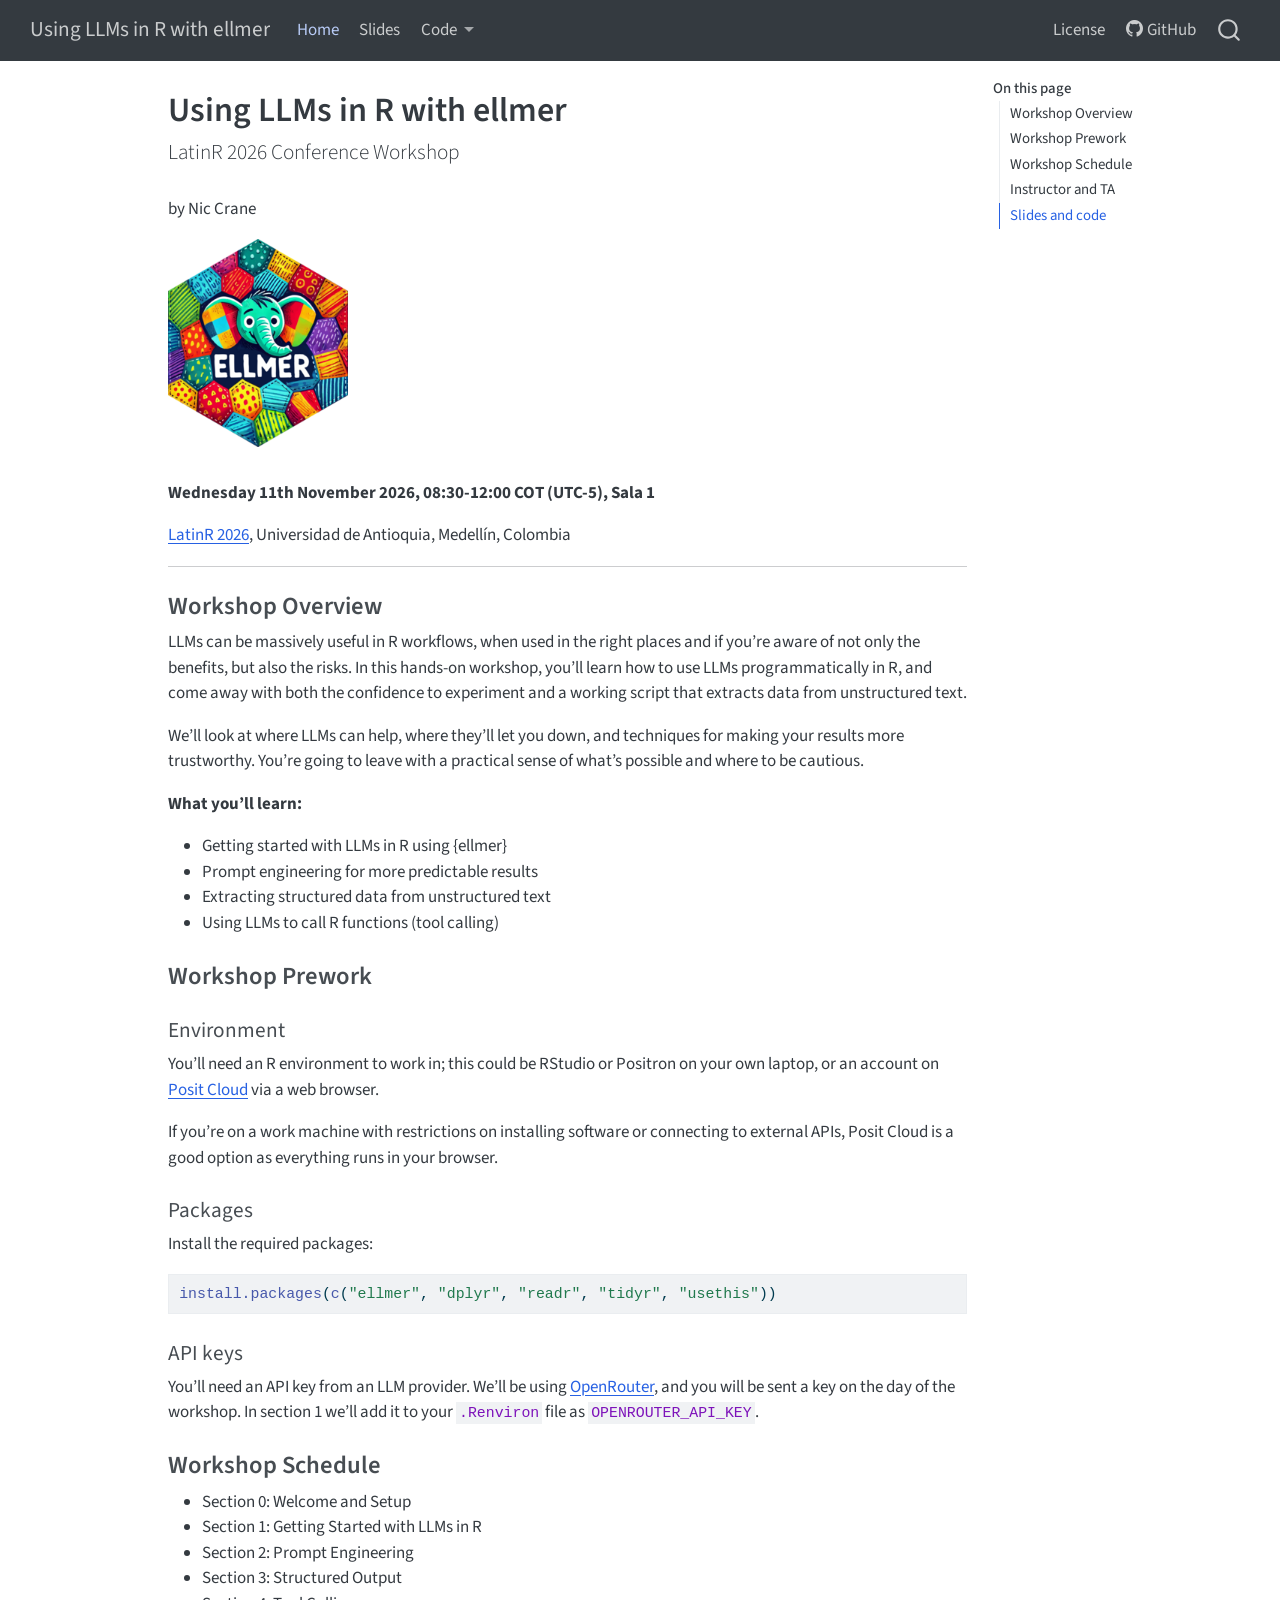
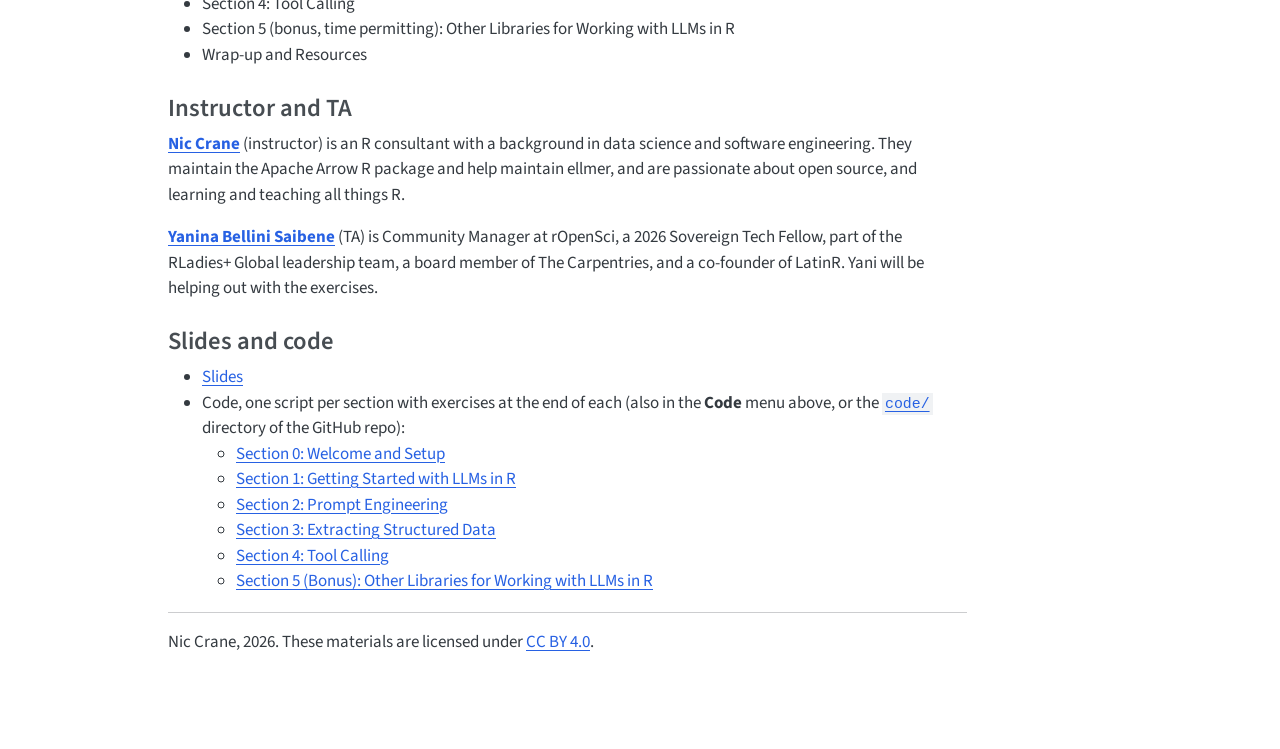
<file: index.html>
<!DOCTYPE html>
<html xmlns="http://www.w3.org/1999/xhtml" lang="en" xml:lang="en"><head>

<meta charset="utf-8">
<meta name="generator" content="quarto-1.11.9">

<meta name="viewport" content="width=device-width, initial-scale=1.0, user-scalable=yes">


<title>Using LLMs in R with ellmer</title>
<style>
/* Default styles provided by pandoc.
** See https://pandoc.org/MANUAL.html#variables-for-html for config info.
*/
span.smallcaps{font-variant: small-caps;}
div.columns{display: flex; gap: 1.5em;}
div.column{flex: auto;}
@media screen {
div.columns{gap: min(4vw, 1.5em);}
div.column{overflow-x: auto;}
}
div.hanging-indent{margin-left: 1.5em; text-indent: -1.5em;}
ul.task-list{list-style: none;}
ul.task-list li input[type="checkbox"] {
  width: 0.8em;
  margin: 0 0.8em 0.2em -1em; /* quarto-specific, see https://github.com/quarto-dev/quarto-cli/issues/4556 */ 
  vertical-align: middle;
}
/* CSS for syntax highlighting */
html { -webkit-text-size-adjust: 100%; }
pre > code.sourceCode { white-space: pre; position: relative; }
pre > code.sourceCode > span { display: inline-block; line-height: 1.25; }
pre > code.sourceCode > span:empty { height: 1.2em; }
.sourceCode { overflow: visible; }
code.sourceCode > span { color: inherit; text-decoration: inherit; }
div.sourceCode { margin: 1em 0; }
pre.sourceCode { margin: 0; }
@media screen {
div.sourceCode { overflow: auto; }
}
@media print {
pre > code.sourceCode { white-space: pre-wrap; }
pre > code.sourceCode > span { text-indent: -5em; padding-left: 5em; }
}
pre.numberSource code
  { counter-reset: source-line 0; }
pre.numberSource code > span
  { position: relative; left: -4em; counter-increment: source-line; }
pre.numberSource code > span > a:first-child::before
  { content: counter(source-line);
    position: relative; left: -1em; text-align: right; vertical-align: baseline;
    border: none; display: inline-block;
    -webkit-touch-callout: none; -webkit-user-select: none;
    -khtml-user-select: none; -moz-user-select: none;
    -ms-user-select: none; user-select: none;
    padding: 0 4px; width: 4em;
  }
pre.numberSource { margin-left: 3em;  padding-left: 4px; }
div.sourceCode
  {   }
@media screen {
pre > code.sourceCode > span > a:first-child::before { text-decoration: underline; }
}
</style>


<script src="site_libs/quarto-nav/quarto-nav.js"></script>
<script src="site_libs/quarto-nav/headroom.min.js"></script>
<script src="site_libs/clipboard/clipboard.min.js"></script>
<script src="site_libs/quarto-search/autocomplete.umd.js"></script>
<script src="site_libs/quarto-search/fuse.min.js"></script>
<script src="site_libs/quarto-search/quarto-search.js"></script>
<meta name="quarto:offset" content="./">
<script src="site_libs/quarto-html/quarto.js" type="module"></script>
<script src="site_libs/quarto-html/tabsets/tabsets.js" type="module"></script>
<script src="site_libs/quarto-html/scrollable-regions/scrollable-regions.js" type="module"></script>
<script src="site_libs/quarto-html/popper.min.js"></script>
<script src="site_libs/quarto-html/tippy.umd.min.js"></script>
<script src="site_libs/quarto-html/anchor.min.js"></script>
<link href="site_libs/quarto-html/tippy.css" rel="stylesheet">
<link href="site_libs/quarto-html/quarto-syntax-highlighting-63b5708e65d6cd79cd7618c58d0c21e7.css" rel="stylesheet" id="quarto-text-highlighting-styles">
<script src="site_libs/bootstrap/bootstrap.min.js"></script>
<link href="site_libs/bootstrap/bootstrap-icons.css" rel="stylesheet">
<link href="site_libs/bootstrap/bootstrap-f4b6782871320f573c0d6d7fdc3d6c30.min.css" rel="stylesheet" append-hash="true" id="quarto-bootstrap" data-mode="light">
<script id="quarto-search-options" type="application/json">{
  "location": "navbar",
  "copy-button": false,
  "collapse-after": 3,
  "panel-placement": "end",
  "type": "overlay",
  "limit": 50,
  "keyboard-shortcut": [
    "f",
    "/",
    "s"
  ],
  "show-item-context": false,
  "language": {
    "search-no-results-text": "No results",
    "search-matching-documents-text": "matching documents",
    "search-copy-link-title": "Copy link to search",
    "search-hide-matches-text": "Hide additional matches",
    "search-more-match-text": "more match in this document",
    "search-more-matches-text": "more matches in this document",
    "search-clear-button-title": "Clear",
    "search-text-placeholder": "",
    "search-detached-cancel-button-title": "Cancel",
    "search-submit-button-title": "Submit",
    "search-label": "Search"
  }
}</script>


<link rel="stylesheet" href="styles.scss">
</head>

<body class="nav-fixed quarto-light"><a id="quarto-skip-link" class="visually-hidden-focusable" href="#quarto-document-content">Skip to main content</a>

<div id="quarto-search-results"></div>
  <header id="quarto-header" class="headroom fixed-top">
    <nav class="navbar navbar-expand-lg " data-bs-theme="dark" aria-label="Site">
      <div class="navbar-container container-fluid">
      <div class="navbar-brand-container mx-auto">
    <a class="navbar-brand" href="./index.html">
    <span class="navbar-title">Using LLMs in R with ellmer</span>
    </a>
  </div>
          <button class="navbar-toggler" type="button" data-bs-toggle="collapse" data-bs-target="#navbarCollapse" aria-controls="navbarCollapse" aria-expanded="false" aria-label="Toggle navigation" onclick="if (window.quartoToggleHeadroom) { window.quartoToggleHeadroom(); }">
  <span class="navbar-toggler-icon"></span>
</button>
          <div class="collapse navbar-collapse" id="navbarCollapse">
            <ul class="navbar-nav navbar-nav-scroll me-auto">
  <li class="nav-item">
    <a class="nav-link active" href="./index.html" aria-current="page"> 
<span class="menu-text">Home</span></a>
  </li>  
  <li class="nav-item">
    <a class="nav-link" href="./materials/slides.html"> 
<span class="menu-text">Slides</span></a>
  </li>  
  <li class="nav-item dropdown ">
    <a class="nav-link dropdown-toggle" href="#" id="nav-menu-code" role="link" data-bs-toggle="dropdown" aria-expanded="false">
 <span class="menu-text">Code</span>
    </a>
    <ul class="dropdown-menu" aria-labelledby="nav-menu-code">    
        <li>
    <a class="dropdown-item" href="./code/00-welcome-and-setup.html">
 <span class="dropdown-text">0: Welcome and Setup</span></a>
  </li>  
        <li>
    <a class="dropdown-item" href="./code/01-getting-started.html">
 <span class="dropdown-text">1: Getting Started with LLMs in R</span></a>
  </li>  
        <li>
    <a class="dropdown-item" href="./code/02-prompt-engineering.html">
 <span class="dropdown-text">2: Prompt Engineering</span></a>
  </li>  
        <li>
    <a class="dropdown-item" href="./code/03-structured-data.html">
 <span class="dropdown-text">3: Extracting Structured Data</span></a>
  </li>  
        <li>
    <a class="dropdown-item" href="./code/04-tool-calling.html">
 <span class="dropdown-text">4: Tool Calling</span></a>
  </li>  
        <li>
    <a class="dropdown-item" href="./code/05-other-libraries.html">
 <span class="dropdown-text">5 (Bonus): Other Libraries for LLMs in R</span></a>
  </li>  
    </ul>
  </li>
</ul>
            <ul class="navbar-nav navbar-nav-scroll ms-auto">
  <li class="nav-item">
    <a class="nav-link" href="./license-web.html"> <i class="bi bi-file-certificate" role="img">
</i> 
<span class="menu-text">License</span></a>
  </li>  
  <li class="nav-item">
    <a class="nav-link" href="https://github.com/thisisnic/ellmer-latinr"> <i class="bi bi-github" role="img">
</i> 
<span class="menu-text">GitHub</span></a>
  </li>  
</ul>
          </div> <!-- /navcollapse -->
            <div class="quarto-navbar-tools">
</div>
            <div id="quarto-search" class="" title="Search"></div>
      </div> <!-- /container-fluid -->
    </nav>
</header>
<!-- content -->
<div id="quarto-content" class="quarto-container page-columns page-rows-contents page-layout-article page-navbar">
<!-- sidebar -->
<!-- margin-sidebar -->
    <div id="quarto-margin-sidebar" class="sidebar margin-sidebar">
        <nav id="TOC" role="doc-toc" aria-labelledby="toc-title" class="toc-active">
    <h2 id="toc-title">On this page</h2>
   
  <ul>
  <li><a href="#workshop-overview" id="toc-workshop-overview" class="nav-link active" data-scroll-target="#workshop-overview">Workshop Overview</a></li>
  <li><a href="#workshop-prework" id="toc-workshop-prework" class="nav-link" data-scroll-target="#workshop-prework">Workshop Prework</a></li>
  <li><a href="#workshop-schedule" id="toc-workshop-schedule" class="nav-link" data-scroll-target="#workshop-schedule">Workshop Schedule</a></li>
  <li><a href="#instructor-and-ta" id="toc-instructor-and-ta" class="nav-link" data-scroll-target="#instructor-and-ta">Instructor and TA</a></li>
  <li><a href="#slides-and-code" id="toc-slides-and-code" class="nav-link" data-scroll-target="#slides-and-code">Slides and code</a></li>
  </ul>
</nav>
    </div>
<!-- main -->
<main class="content" id="quarto-document-content" tabindex="-1">

<header id="title-block-header" class="quarto-title-block default">
<div class="quarto-title">
<h1 class="title">Using LLMs in R with ellmer</h1>
<p class="subtitle lead">LatinR 2026 Conference Workshop</p>
</div>



<div class="quarto-title-meta">

    
  
    
  </div>
  


</header>


<p>by Nic Crane</p>
<div class="quarto-figure quarto-figure-left">
<figure class="figure">
<p><img src="img/hex-ellmer.png" class="img-fluid quarto-figure quarto-figure-left figure-img" width="180"></p>
</figure>
</div>
<p><strong>Wednesday 11th November 2026, 08:30-12:00 COT (UTC-5), Sala 1</strong></p>
<p><a href="https://latinr.org/en/">LatinR 2026</a>, Universidad de Antioquia, Medellín, Colombia</p>
<hr>
<section id="workshop-overview" class="level3">
<h3 class="anchored" data-anchor-id="workshop-overview">Workshop Overview</h3>
<p>LLMs can be massively useful in R workflows, when used in the right places and if you’re aware of not only the benefits, but also the risks. In this hands-on workshop, you’ll learn how to use LLMs programmatically in R, and come away with both the confidence to experiment and a working script that extracts data from unstructured text.</p>
<p>We’ll look at where LLMs can help, where they’ll let you down, and techniques for making your results more trustworthy. You’re going to leave with a practical sense of what’s possible and where to be cautious.</p>
<p><strong>What you’ll learn:</strong></p>
<ul>
<li>Getting started with LLMs in R using {ellmer}</li>
<li>Prompt engineering for more predictable results</li>
<li>Extracting structured data from unstructured text</li>
<li>Using LLMs to call R functions (tool calling)</li>
</ul>
</section>
<section id="workshop-prework" class="level3">
<h3 class="anchored" data-anchor-id="workshop-prework">Workshop Prework</h3>
<section id="environment" class="level4">
<h4 class="anchored" data-anchor-id="environment">Environment</h4>
<p>You’ll need an R environment to work in; this could be RStudio or Positron on your own laptop, or an account on <a href="https://posit.cloud/">Posit Cloud</a> via a web browser.</p>
<p>If you’re on a work machine with restrictions on installing software or connecting to external APIs, Posit Cloud is a good option as everything runs in your browser.</p>
</section>
<section id="packages" class="level4">
<h4 class="anchored" data-anchor-id="packages">Packages</h4>
<p>Install the required packages:</p>
<div class="code-copy-outer-scaffold"><div class="sourceCode" id="cb1"><pre class="sourceCode r code-with-copy"><code class="sourceCode r"><span id="cb1-1"><a href="#cb1-1" aria-hidden="true" tabindex="-1"></a><span class="fu">install.packages</span>(<span class="fu">c</span>(<span class="st">"ellmer"</span>, <span class="st">"dplyr"</span>, <span class="st">"readr"</span>, <span class="st">"tidyr"</span>, <span class="st">"usethis"</span>))</span></code></pre></div><button title="Copy to Clipboard" class="code-copy-button"><i class="bi"></i></button></div>
</section>
<section id="api-keys" class="level4">
<h4 class="anchored" data-anchor-id="api-keys">API keys</h4>
<p>You’ll need an API key from an LLM provider. We’ll be using <a href="https://openrouter.ai/">OpenRouter</a>, and you will be sent a key on the day of the workshop. In section 1 we’ll add it to your <code>.Renviron</code> file as <code>OPENROUTER_API_KEY</code>.</p>
</section>
</section>
<section id="workshop-schedule" class="level3">
<h3 class="anchored" data-anchor-id="workshop-schedule">Workshop Schedule</h3>
<ul>
<li>Section 0: Welcome and Setup</li>
<li>Section 1: Getting Started with LLMs in R</li>
<li>Section 2: Prompt Engineering</li>
<li>Section 3: Structured Output</li>
<li>Section 4: Tool Calling</li>
<li>Section 5 (bonus, time permitting): Other Libraries for Working with LLMs in R</li>
<li>Wrap-up and Resources</li>
</ul>
</section>
<section id="instructor-and-ta" class="level3">
<h3 class="anchored" data-anchor-id="instructor-and-ta">Instructor and TA</h3>
<p><a href="https://niccrane.com"><strong>Nic Crane</strong></a> (instructor) is an R consultant with a background in data science and software engineering. They maintain the Apache Arrow R package and help maintain ellmer, and are passionate about open source, and learning and teaching all things R.</p>
<p><a href="https://yabellini.netlify.app/"><strong>Yanina Bellini Saibene</strong></a> (TA) is Community Manager at rOpenSci, a 2026 Sovereign Tech Fellow, part of the RLadies+ Global leadership team, a board member of The Carpentries, and a co-founder of LatinR. Yani will be helping out with the exercises.</p>
</section>
<section id="slides-and-code" class="level3">
<h3 class="anchored" data-anchor-id="slides-and-code">Slides and code</h3>
<ul>
<li><a href="materials/slides.html">Slides</a></li>
<li>Code, one script per section with exercises at the end of each (also in the <strong>Code</strong> menu above, or the <a href="https://github.com/thisisnic/ellmer-latinr/tree/main/code"><code>code/</code></a> directory of the GitHub repo):
<ul>
<li><a href="./code/00-welcome-and-setup.html">Section 0: Welcome and Setup</a></li>
<li><a href="./code/01-getting-started.html">Section 1: Getting Started with LLMs in R</a></li>
<li><a href="./code/02-prompt-engineering.html">Section 2: Prompt Engineering</a></li>
<li><a href="./code/03-structured-data.html">Section 3: Extracting Structured Data</a></li>
<li><a href="./code/04-tool-calling.html">Section 4: Tool Calling</a></li>
<li><a href="./code/05-other-libraries.html">Section 5 (Bonus): Other Libraries for Working with LLMs in R</a></li>
</ul></li>
</ul>
<hr>
<p>Nic Crane, 2026. These materials are licensed under <a href="./license-web.html">CC BY 4.0</a>.</p>


</section>

</main> <!-- /main -->
<script id="quarto-html-after-body" type="application/javascript">
  window.document.addEventListener("DOMContentLoaded", function (event) {
    const icon = "";
    const anchorJS = new window.AnchorJS();
    anchorJS.options = {
      placement: 'right',
      icon: icon
    };
    anchorJS.add('.anchored');
    const isCodeAnnotation = (el) => {
      for (const clz of el.classList) {
        if (clz.startsWith('code-annotation-')) {                     
          return true;
        }
      }
      return false;
    }
    const onCopySuccess = function(e) {
      // button target
      const button = e.trigger;
      // don't keep focus
      button.blur();
      // flash "checked"
      button.classList.add('code-copy-button-checked');
      var currentTitle = button.getAttribute("title");
      button.setAttribute("title", "Copied!");
      let tooltip;
      if (window.bootstrap) {
        button.setAttribute("data-bs-toggle", "tooltip");
        button.setAttribute("data-bs-placement", "left");
        button.setAttribute("data-bs-title", "Copied!");
        tooltip = new bootstrap.Tooltip(button, 
          { trigger: "manual", 
            customClass: "code-copy-button-tooltip",
            offset: [0, -8]});
        tooltip.show();    
      }
      setTimeout(function() {
        if (tooltip) {
          tooltip.hide();
          button.removeAttribute("data-bs-title");
          button.removeAttribute("data-bs-toggle");
          button.removeAttribute("data-bs-placement");
        }
        button.setAttribute("title", currentTitle);
        button.classList.remove('code-copy-button-checked');
      }, 1000);
      // clear code selection
      e.clearSelection();
    }
    const getTextToCopy = function(trigger) {
      const outerScaffold = trigger.parentElement.cloneNode(true);
      const codeEl = outerScaffold.querySelector('code');
      for (const childEl of codeEl.children) {
        if (isCodeAnnotation(childEl)) {
          childEl.remove();
        }
      }
      return codeEl.innerText;
    }
    const clipboard = new window.ClipboardJS('.code-copy-button:not([data-in-quarto-modal])', {
      text: getTextToCopy
    });
    clipboard.on('success', onCopySuccess);
    if (window.document.getElementById('quarto-embedded-source-code-modal')) {
      const clipboardModal = new window.ClipboardJS('.code-copy-button[data-in-quarto-modal]', {
        text: getTextToCopy,
        container: window.document.getElementById('quarto-embedded-source-code-modal')
      });
      clipboardModal.on('success', onCopySuccess);
    }
      var localhostRegex = new RegExp(/^(?:http|https):\/\/localhost\:?[0-9]*\//);
      var mailtoRegex = new RegExp(/^mailto:/);
        var filterRegex = new RegExp("https:\/\/thisisnic\.github\.io\/ellmer-latinr\/");
      const newWindowLabel = "(opens in a new tab)";
      const newWindowNoteId = "quarto-ext-newwindow-label";
      // Links reference one hidden label through aria-describedby, so the
      // announcement never changes their accessible name.
      var describeNewWindow = (link) => {
        if (!window.document.getElementById(newWindowNoteId)) {
          var newWindowNote = window.document.createElement("span");
          newWindowNote.id = newWindowNoteId;
          newWindowNote.hidden = true;
          newWindowNote.textContent = newWindowLabel;
          window.document.body.appendChild(newWindowNote);
        }
        var describedBy = (link.getAttribute("aria-describedby") || "").split(/\s+/).filter(Boolean);
        if (!describedBy.includes(newWindowNoteId)) {
          describedBy.push(newWindowNoteId);
          link.setAttribute("aria-describedby", describedBy.join(" "));
        }
      }
      var isInternal = (href) => {
          return filterRegex.test(href) || localhostRegex.test(href) || mailtoRegex.test(href);
      }
      // Inspect non-navigation links and adorn them if external
      window.quartoDecorateExternalLinks = function (root) {
     var links = (root || window.document).querySelectorAll('a[href]:not(.nav-link):not(.navbar-brand):not(.toc-action):not(.sidebar-link):not(.sidebar-item-toggle):not(.pagination-link):not(.no-external):not([aria-hidden]):not(.dropdown-item):not(.quarto-navigation-tool):not(.about-link)');
      for (var i=0; i<links.length; i++) {
        const link = links[i];
        if (!isInternal(link.href)) {
          // undo the damage that might have been done by quarto-nav.js in the case of
          // links that we want to consider external
          if (link.dataset.originalHref !== undefined) {
            link.href = link.dataset.originalHref;
          }
            // target, if specified
            link.setAttribute("target", "_blank");
            if (link.getAttribute("rel") === null) {
              link.setAttribute("rel", "noopener");
            }
            describeNewWindow(link);
          if (!link.classList.contains('no-external-icon')) {
          }
        }
      }
      };
      window.quartoDecorateExternalLinks(window.document);
    // Esc closes the popup (WCAG 1.4.13) and focus leaving both trigger and
    // popup closes it (WCAG 2.4.11); tippy handles neither for interactive popups.
    const hideOnEscAndFocusOut = {
      name: 'hideOnEscAndFocusOut',
      defaultValue: true,
      fn(instance) {
        const dismiss = () => {
          // A show scheduled by the trigger delay would otherwise reopen it
          instance.clearDelayTimeouts();
          instance.hide();
        };
        const onKeyDown = (event) => {
          if (event.key !== 'Escape') {
            return;
          }
          // Keep Esc from also reaching page handlers (e.g. reveal.js overview),
          // except an open reveal.js slide menu, which Esc should close too.
          // The menu handles keys only when its keyboard option is on.
          const menuHandlesEsc = window.Reveal?.getPlugin?.('menu')?.isOpen() &&
            window.Reveal.getConfig().menu?.keyboard !== false;
          if (!menuHandlesEsc) {
            event.stopPropagation();
          }
          if (instance.popper.contains(window.document.activeElement)) {
            // Disabled while refocusing so the focus trigger does not reopen it
            instance.disable();
            instance.reference.focus();
            instance.enable();
          }
          dismiss();
        };
        const onFocusOut = (event) => {
          const target = event.relatedTarget;
          if (target && !instance.reference.contains(target) &&
              !instance.popper.contains(target)) {
            dismiss();
          }
        };
        // On the trigger too: a click trigger (code-annotations: select) has no
        // blur handling. Attached for the instance's lifetime so leaving the
        // trigger also cancels a show still pending on the trigger delay.
        instance.reference.addEventListener('focusout', onFocusOut);
        return {
          onShow() {
            window.document.addEventListener('keydown', onKeyDown, true);
            instance.popper.addEventListener('focusout', onFocusOut);
          },
          onHide() {
            window.document.removeEventListener('keydown', onKeyDown, true);
            instance.popper.removeEventListener('focusout', onFocusOut);
          },
          onDestroy() {
            instance.reference.removeEventListener('focusout', onFocusOut);
          },
        };
      },
    };
    function tippyHover(el, contentFn, onTriggerFn, onUntriggerFn) {
      const config = {
        allowHTML: true,
        maxWidth: 500,
        delay: 100,
        arrow: false,
        appendTo: function(el) {
            return el.parentElement;
        },
        interactive: true,
        interactiveBorder: 10,
        theme: 'quarto',
        placement: 'bottom-start',
        plugins: [hideOnEscAndFocusOut],
      };
      if (contentFn) {
        config.content = contentFn;
      }
      if (onTriggerFn) {
        config.onTrigger = onTriggerFn;
      }
      if (onUntriggerFn) {
        config.onUntrigger = onUntriggerFn;
      }
      window.tippy(el, config); 
    }
    const noterefs = window.document.querySelectorAll('a[role="doc-noteref"]');
    for (var i=0; i<noterefs.length; i++) {
      const ref = noterefs[i];
      tippyHover(ref, function() {
        // use id or data attribute instead here
        let href = ref.getAttribute('data-footnote-href') || ref.getAttribute('href');
        try { href = new URL(href).hash; } catch {}
        const id = href.replace(/^#\/?/, "");
        const note = window.document.getElementById(id);
        if (note) {
          return note.innerHTML;
        } else {
          return "";
        }
      });
    }
    const xrefs = window.document.querySelectorAll('a.quarto-xref');
    const processXRef = (id, note) => {
      // Strip column container classes
      const stripColumnClz = (el) => {
        el.classList.remove("page-full", "page-columns");
        if (el.children) {
          for (const child of el.children) {
            stripColumnClz(child);
          }
        }
      }
      stripColumnClz(note)
      if (id === null || id.startsWith('sec-')) {
        // Special case sections, only their first couple elements
        const container = document.createElement("div");
        if (note.children && note.children.length > 2) {
          container.appendChild(note.children[0].cloneNode(true));
          for (let i = 1; i < note.children.length; i++) {
            const child = note.children[i];
            if (child.tagName === "P" && child.innerText === "") {
              continue;
            } else {
              container.appendChild(child.cloneNode(true));
              break;
            }
          }
          if (window.Quarto?.typesetMath) {
            window.Quarto.typesetMath(container);
          }
          return container.innerHTML
        } else {
          if (window.Quarto?.typesetMath) {
            window.Quarto.typesetMath(note);
          }
          return note.innerHTML;
        }
      } else {
        // Remove any anchor links if they are present
        const anchorLink = note.querySelector('a.anchorjs-link');
        if (anchorLink) {
          anchorLink.remove();
        }
        if (window.Quarto?.typesetMath) {
          window.Quarto.typesetMath(note);
        }
        if (note.classList.contains("callout")) {
          return note.outerHTML;
        } else {
          return note.innerHTML;
        }
      }
    }
    for (var i=0; i<xrefs.length; i++) {
      const xref = xrefs[i];
      tippyHover(xref, undefined, function(instance) {
        instance.disable();
        let url = xref.getAttribute('href');
        let hash = undefined; 
        if (url.startsWith('#')) {
          hash = url;
        } else {
          try { hash = new URL(url).hash; } catch {}
        }
        if (hash) {
          const id = hash.replace(/^#\/?/, "");
          const note = window.document.getElementById(id);
          if (note !== null) {
            try {
              const html = processXRef(id, note.cloneNode(true));
              instance.setContent(html);
            } finally {
              instance.enable();
              instance.show();
            }
          } else {
            // See if we can fetch this
            fetch(url.split('#')[0])
            .then(res => res.text())
            .then(html => {
              const parser = new DOMParser();
              const htmlDoc = parser.parseFromString(html, "text/html");
              const note = htmlDoc.getElementById(id);
              if (note !== null) {
                const html = processXRef(id, note);
                instance.setContent(html);
              } 
            }).finally(() => {
              instance.enable();
              instance.show();
            });
          }
        } else {
          // See if we can fetch a full url (with no hash to target)
          // This is a special case and we should probably do some content thinning / targeting
          fetch(url)
          .then(res => res.text())
          .then(html => {
            const parser = new DOMParser();
            const htmlDoc = parser.parseFromString(html, "text/html");
            const note = htmlDoc.querySelector('main.content');
            if (note !== null) {
              // This should only happen for chapter cross references
              // (since there is no id in the URL)
              // remove the first header
              if (note.children.length > 0 && note.children[0].tagName === "HEADER") {
                note.children[0].remove();
              }
              const html = processXRef(null, note);
              instance.setContent(html);
            } 
          }).finally(() => {
            instance.enable();
            instance.show();
          });
        }
      }, function(instance) {
      });
    }
        let selectedAnnoteEl;
        const selectorForAnnotation = ( cell, annotation) => {
          let cellAttr = 'data-code-cell="' + cell + '"';
          let lineAttr = 'data-code-annotation="' +  annotation + '"';
          const selector = 'span[' + cellAttr + '][' + lineAttr + ']';
          return selector;
        }
        const selectCodeLines = (annoteEl) => {
          const doc = window.document;
          const targetCell = annoteEl.getAttribute("data-target-cell");
          const targetAnnotation = annoteEl.getAttribute("data-target-annotation");
          const annoteSpan = window.document.querySelector(selectorForAnnotation(targetCell, targetAnnotation));
          const lines = annoteSpan.getAttribute("data-code-lines").split(",");
          const lineIds = lines.map((line) => {
            return targetCell + "-" + line;
          })
          // Each band is positioned against its own containing block, which is
          // not the offsetParent of the lines, so place it from client rects.
          const placeBand = (band, firstEl, lastEl, codeBlock) => {
            const container = band.offsetParent;
            if (container === null) {
              return;
            }
            const containerRect = container.getBoundingClientRect();
            // Reveal.js scales slides with a transform, so convert client
            // pixels back to the CSS pixels of the container.
            const scale = containerRect.height / container.offsetHeight || 1;
            const firstRect = firstEl.getBoundingClientRect();
            const lastRect = lastEl.getBoundingClientRect();
            const top = (firstRect.top - containerRect.top) / scale - container.clientTop + container.scrollTop;
            const height = (lastRect.bottom - firstRect.top) / scale;
            band.style.top = top - 2 + "px";
            band.style.height = height + 4 + "px";
            if (codeBlock) {
              // Without the copy button wrapper, the containing block is wider
              // than the code block, so span the code block explicitly.
              const blockRect = codeBlock.getBoundingClientRect();
              band.style.left = (blockRect.left - containerRect.left) / scale - container.clientLeft + container.scrollLeft + "px";
              band.style.width = blockRect.width / scale + "px";
            }
          };
          if (lineIds.length > 0) {
            const el = window.document.getElementById(lineIds[0]);
            const lastEl = window.document.getElementById(lineIds[lineIds.length - 1]);
            const parent = el.parentElement.parentElement;
            // cook up a div (if necessary) and position it
            let div = window.document.getElementById("code-annotation-line-highlight");
            if (div === null) {
              div = window.document.createElement("div");
              div.setAttribute("id", "code-annotation-line-highlight");
              div.style.position = 'absolute';
              parent.appendChild(div);
            }
            placeBand(div, el, lastEl, parent.closest("div.sourceCode") || parent);
            let gutterDiv = window.document.getElementById("code-annotation-line-highlight-gutter");
            if (gutterDiv === null) {
              gutterDiv = window.document.createElement("div");
              gutterDiv.setAttribute("id", "code-annotation-line-highlight-gutter");
              gutterDiv.style.position = 'absolute';
              const codeCell = window.document.getElementById(targetCell);
              const gutter = codeCell.querySelector('.code-annotation-gutter');
              gutter.appendChild(gutterDiv);
            }
            placeBand(gutterDiv, el, lastEl);
            selectedAnnoteEl = annoteEl;
          }
        };
        const unselectCodeLines = () => {
          const elementsIds = ["code-annotation-line-highlight", "code-annotation-line-highlight-gutter"];
          elementsIds.forEach((elId) => {
            const div = window.document.getElementById(elId);
            if (div) {
              div.remove();
            }
          });
          selectedAnnoteEl = undefined;
        };
          // Handle positioning of the toggle
      window.addEventListener(
        "resize",
        throttle(() => {
          elRect = undefined;
          if (selectedAnnoteEl) {
            selectCodeLines(selectedAnnoteEl);
          }
        }, 10)
      );
      function throttle(fn, ms) {
      let throttle = false;
      let timer;
        return (...args) => {
          if(!throttle) { // first call gets through
              fn.apply(this, args);
              throttle = true;
          } else { // all the others get throttled
              if(timer) clearTimeout(timer); // cancel #2
              timer = setTimeout(() => {
                fn.apply(this, args);
                timer = throttle = false;
              }, ms);
          }
        };
      }
        // Attach click handler to the DT
        const annoteDls = window.document.querySelectorAll('dt[data-target-cell]');
        for (const annoteDlNode of annoteDls) {
          annoteDlNode.addEventListener('click', (event) => {
            const clickedEl = event.target;
            if (clickedEl !== selectedAnnoteEl) {
              unselectCodeLines();
              const activeEl = window.document.querySelector('dt[data-target-cell].code-annotation-active');
              if (activeEl) {
                activeEl.classList.remove('code-annotation-active');
              }
              selectCodeLines(clickedEl);
              clickedEl.classList.add('code-annotation-active');
            } else {
              // Unselect the line
              unselectCodeLines();
              clickedEl.classList.remove('code-annotation-active');
            }
          });
        }
    const findCites = (el) => {
      const parentEl = el.parentElement;
      if (parentEl) {
        const cites = parentEl.dataset.cites;
        if (cites) {
          return {
            el,
            cites: cites.split(' ')
          };
        } else {
          return findCites(el.parentElement)
        }
      } else {
        return undefined;
      }
    };
    var bibliorefs = window.document.querySelectorAll('a[role="doc-biblioref"]');
    for (var i=0; i<bibliorefs.length; i++) {
      const ref = bibliorefs[i];
      const citeInfo = findCites(ref);
      if (citeInfo) {
        tippyHover(citeInfo.el, function() {
          var popup = window.document.createElement('div');
          citeInfo.cites.forEach(function(cite) {
            var citeDiv = window.document.createElement('div');
            citeDiv.classList.add('hanging-indent');
            citeDiv.classList.add('csl-entry');
            var biblioDiv = window.document.getElementById('ref-' + cite);
            if (biblioDiv) {
              citeDiv.innerHTML = biblioDiv.innerHTML;
            }
            popup.appendChild(citeDiv);
          });
          return popup.innerHTML;
        });
      }
    }
  });
  </script>
  <script type="application/javascript">
  window.quartoScrollableRegionsLabels = {"code":"Scrollable code","output":"Scrollable output"};
  </script>
</div> <!-- /content -->




</body></html>
</file>
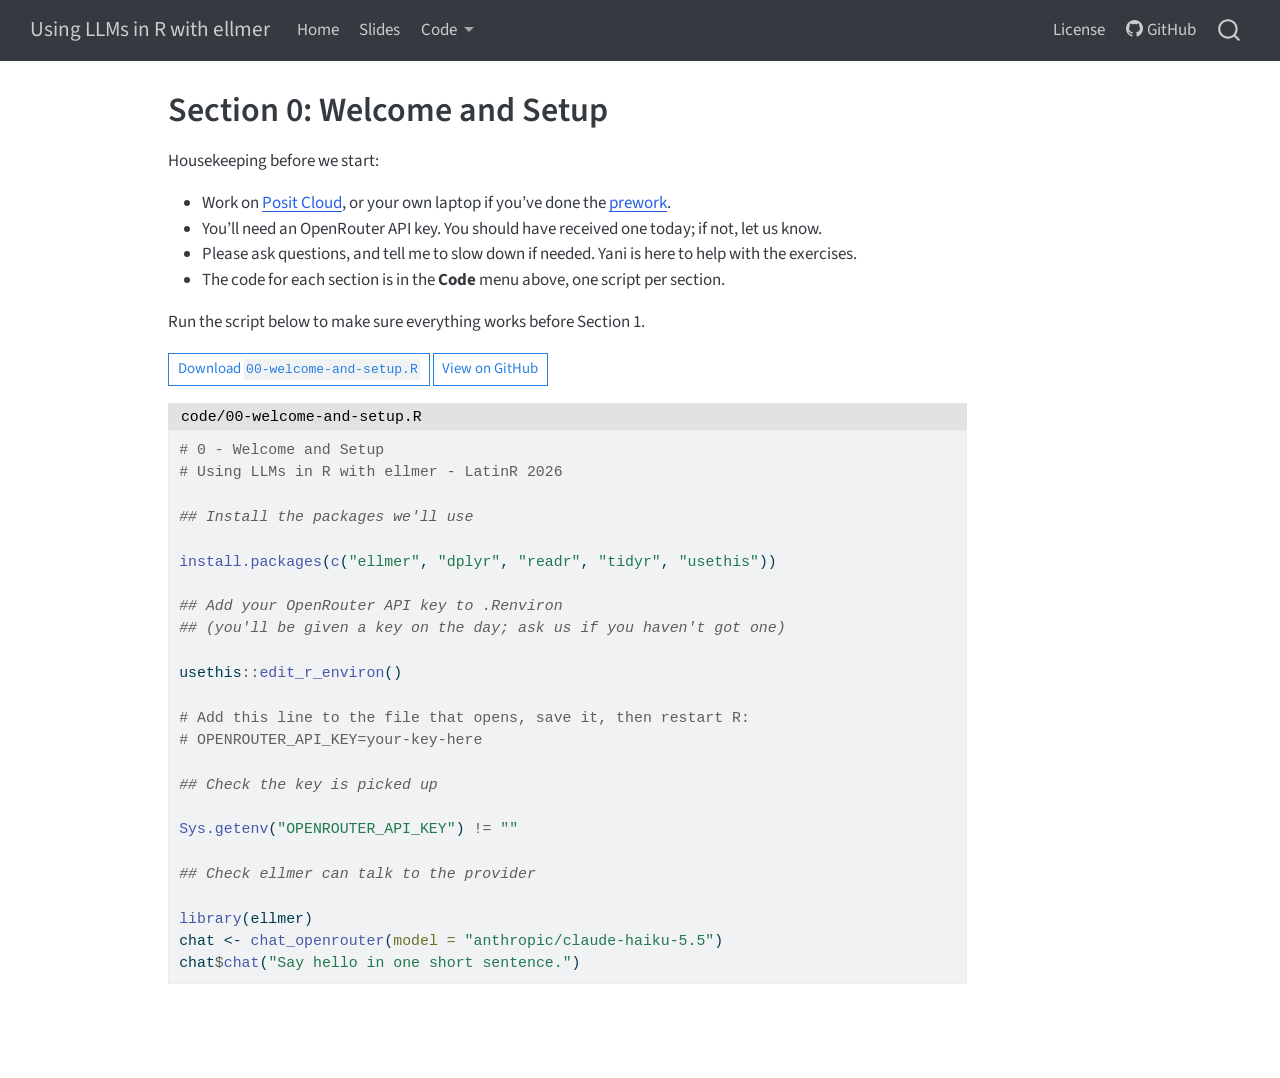
<file: code/00-welcome-and-setup.html>
<!DOCTYPE html>
<html xmlns="http://www.w3.org/1999/xhtml" lang="en" xml:lang="en"><head>

<meta charset="utf-8">
<meta name="generator" content="quarto-1.11.9">

<meta name="viewport" content="width=device-width, initial-scale=1.0, user-scalable=yes">


<title>Section 0: Welcome and Setup – Using LLMs in R with ellmer</title>
<style>
/* Default styles provided by pandoc.
** See https://pandoc.org/MANUAL.html#variables-for-html for config info.
*/
span.smallcaps{font-variant: small-caps;}
div.columns{display: flex; gap: 1.5em;}
div.column{flex: auto;}
@media screen {
div.columns{gap: min(4vw, 1.5em);}
div.column{overflow-x: auto;}
}
div.hanging-indent{margin-left: 1.5em; text-indent: -1.5em;}
ul.task-list{list-style: none;}
ul.task-list li input[type="checkbox"] {
  width: 0.8em;
  margin: 0 0.8em 0.2em -1em; /* quarto-specific, see https://github.com/quarto-dev/quarto-cli/issues/4556 */ 
  vertical-align: middle;
}
/* CSS for syntax highlighting */
html { -webkit-text-size-adjust: 100%; }
pre > code.sourceCode { white-space: pre; position: relative; }
pre > code.sourceCode > span { display: inline-block; line-height: 1.25; }
pre > code.sourceCode > span:empty { height: 1.2em; }
.sourceCode { overflow: visible; }
code.sourceCode > span { color: inherit; text-decoration: inherit; }
div.sourceCode { margin: 1em 0; }
pre.sourceCode { margin: 0; }
@media screen {
div.sourceCode { overflow: auto; }
}
@media print {
pre > code.sourceCode { white-space: pre-wrap; }
pre > code.sourceCode > span { text-indent: -5em; padding-left: 5em; }
}
pre.numberSource code
  { counter-reset: source-line 0; }
pre.numberSource code > span
  { position: relative; left: -4em; counter-increment: source-line; }
pre.numberSource code > span > a:first-child::before
  { content: counter(source-line);
    position: relative; left: -1em; text-align: right; vertical-align: baseline;
    border: none; display: inline-block;
    -webkit-touch-callout: none; -webkit-user-select: none;
    -khtml-user-select: none; -moz-user-select: none;
    -ms-user-select: none; user-select: none;
    padding: 0 4px; width: 4em;
  }
pre.numberSource { margin-left: 3em;  padding-left: 4px; }
div.sourceCode
  {   }
@media screen {
pre > code.sourceCode > span > a:first-child::before { text-decoration: underline; }
}
</style>


<script src="../site_libs/quarto-nav/quarto-nav.js"></script>
<script src="../site_libs/quarto-nav/headroom.min.js"></script>
<script src="../site_libs/clipboard/clipboard.min.js"></script>
<script src="../site_libs/quarto-search/autocomplete.umd.js"></script>
<script src="../site_libs/quarto-search/fuse.min.js"></script>
<script src="../site_libs/quarto-search/quarto-search.js"></script>
<meta name="quarto:offset" content="../">
<script src="../site_libs/quarto-html/quarto.js" type="module"></script>
<script src="../site_libs/quarto-html/tabsets/tabsets.js" type="module"></script>
<script src="../site_libs/quarto-html/scrollable-regions/scrollable-regions.js" type="module"></script>
<script src="../site_libs/quarto-html/popper.min.js"></script>
<script src="../site_libs/quarto-html/tippy.umd.min.js"></script>
<script src="../site_libs/quarto-html/anchor.min.js"></script>
<link href="../site_libs/quarto-html/tippy.css" rel="stylesheet">
<link href="../site_libs/quarto-html/quarto-syntax-highlighting-63b5708e65d6cd79cd7618c58d0c21e7.css" rel="stylesheet" id="quarto-text-highlighting-styles">
<script src="../site_libs/bootstrap/bootstrap.min.js"></script>
<link href="../site_libs/bootstrap/bootstrap-icons.css" rel="stylesheet">
<link href="../site_libs/bootstrap/bootstrap-f4b6782871320f573c0d6d7fdc3d6c30.min.css" rel="stylesheet" append-hash="true" id="quarto-bootstrap" data-mode="light">
<script id="quarto-search-options" type="application/json">{
  "location": "navbar",
  "copy-button": false,
  "collapse-after": 3,
  "panel-placement": "end",
  "type": "overlay",
  "limit": 50,
  "keyboard-shortcut": [
    "f",
    "/",
    "s"
  ],
  "show-item-context": false,
  "language": {
    "search-no-results-text": "No results",
    "search-matching-documents-text": "matching documents",
    "search-copy-link-title": "Copy link to search",
    "search-hide-matches-text": "Hide additional matches",
    "search-more-match-text": "more match in this document",
    "search-more-matches-text": "more matches in this document",
    "search-clear-button-title": "Clear",
    "search-text-placeholder": "",
    "search-detached-cancel-button-title": "Cancel",
    "search-submit-button-title": "Submit",
    "search-label": "Search"
  }
}</script>


<link rel="stylesheet" href="../styles.scss">
</head>

<body class="nav-fixed quarto-light"><a id="quarto-skip-link" class="visually-hidden-focusable" href="#quarto-document-content">Skip to main content</a>

<div id="quarto-search-results"></div>
  <header id="quarto-header" class="headroom fixed-top">
    <nav class="navbar navbar-expand-lg " data-bs-theme="dark" aria-label="Site">
      <div class="navbar-container container-fluid">
      <div class="navbar-brand-container mx-auto">
    <a class="navbar-brand" href="../index.html">
    <span class="navbar-title">Using LLMs in R with ellmer</span>
    </a>
  </div>
          <button class="navbar-toggler" type="button" data-bs-toggle="collapse" data-bs-target="#navbarCollapse" aria-controls="navbarCollapse" aria-expanded="false" aria-label="Toggle navigation" onclick="if (window.quartoToggleHeadroom) { window.quartoToggleHeadroom(); }">
  <span class="navbar-toggler-icon"></span>
</button>
          <div class="collapse navbar-collapse" id="navbarCollapse">
            <ul class="navbar-nav navbar-nav-scroll me-auto">
  <li class="nav-item">
    <a class="nav-link" href="../index.html"> 
<span class="menu-text">Home</span></a>
  </li>  
  <li class="nav-item">
    <a class="nav-link" href="../materials/slides.html"> 
<span class="menu-text">Slides</span></a>
  </li>  
  <li class="nav-item dropdown ">
    <a class="nav-link dropdown-toggle" href="#" id="nav-menu-code" role="link" data-bs-toggle="dropdown" aria-expanded="false">
 <span class="menu-text">Code</span>
    </a>
    <ul class="dropdown-menu" aria-labelledby="nav-menu-code">    
        <li>
    <a class="dropdown-item" href="../code/00-welcome-and-setup.html">
 <span class="dropdown-text">0: Welcome and Setup</span></a>
  </li>  
        <li>
    <a class="dropdown-item" href="../code/01-getting-started.html">
 <span class="dropdown-text">1: Getting Started with LLMs in R</span></a>
  </li>  
        <li>
    <a class="dropdown-item" href="../code/02-prompt-engineering.html">
 <span class="dropdown-text">2: Prompt Engineering</span></a>
  </li>  
        <li>
    <a class="dropdown-item" href="../code/03-structured-data.html">
 <span class="dropdown-text">3: Extracting Structured Data</span></a>
  </li>  
        <li>
    <a class="dropdown-item" href="../code/04-tool-calling.html">
 <span class="dropdown-text">4: Tool Calling</span></a>
  </li>  
        <li>
    <a class="dropdown-item" href="../code/05-other-libraries.html">
 <span class="dropdown-text">5 (Bonus): Other Libraries for LLMs in R</span></a>
  </li>  
    </ul>
  </li>
</ul>
            <ul class="navbar-nav navbar-nav-scroll ms-auto">
  <li class="nav-item">
    <a class="nav-link" href="../license-web.html"> <i class="bi bi-file-certificate" role="img">
</i> 
<span class="menu-text">License</span></a>
  </li>  
  <li class="nav-item">
    <a class="nav-link" href="https://github.com/thisisnic/ellmer-latinr"> <i class="bi bi-github" role="img">
</i> 
<span class="menu-text">GitHub</span></a>
  </li>  
</ul>
          </div> <!-- /navcollapse -->
            <div class="quarto-navbar-tools">
</div>
            <div id="quarto-search" class="" title="Search"></div>
      </div> <!-- /container-fluid -->
    </nav>
</header>
<!-- content -->
<div id="quarto-content" class="quarto-container page-columns page-rows-contents page-layout-article page-navbar">
<!-- sidebar -->
<!-- margin-sidebar -->
    <div id="quarto-margin-sidebar" class="sidebar margin-sidebar zindex-bottom">
        
    </div>
<!-- main -->
<main class="content" id="quarto-document-content" tabindex="-1">

<header id="title-block-header" class="quarto-title-block default">
<div class="quarto-title">
<h1 class="title">Section 0: Welcome and Setup</h1>
</div>



<div class="quarto-title-meta">

    
  
    
  </div>
  


</header>


<p>Housekeeping before we start:</p>
<ul>
<li>Work on <a href="https://posit.cloud/">Posit Cloud</a>, or your own laptop if you’ve done the <a href="../index.html#workshop-prework">prework</a>.</li>
<li>You’ll need an OpenRouter API key. You should have received one today; if not, let us know.</li>
<li>Please ask questions, and tell me to slow down if needed. Yani is here to help with the exercises.</li>
<li>The code for each section is in the <strong>Code</strong> menu above, one script per section.</li>
</ul>
<p>Run the script below to make sure everything works before Section 1.</p>
<p><a href="https://raw.githubusercontent.com/thisisnic/ellmer-latinr/main/code/00-welcome-and-setup.R" class="btn btn-outline-primary btn-sm">Download <code>00-welcome-and-setup.R</code></a> <a href="https://github.com/thisisnic/ellmer-latinr/blob/main/code/00-welcome-and-setup.R" class="btn btn-outline-primary btn-sm">View on GitHub</a></p>
<div class="code-with-filename">
<div class="code-with-filename-file">
<pre><strong>code/00-welcome-and-setup.R</strong></pre>
</div>
<div class="code-copy-outer-scaffold"><div class="sourceCode" id="cb1" data-filename="code/00-welcome-and-setup.R"><pre class="sourceCode r code-with-copy"><code class="sourceCode r"><span id="cb1-1"><a href="#cb1-1" aria-hidden="true" tabindex="-1"></a><span class="co"># 0 - Welcome and Setup</span></span>
<span id="cb1-2"><a href="#cb1-2" aria-hidden="true" tabindex="-1"></a><span class="co"># Using LLMs in R with ellmer - LatinR 2026</span></span>
<span id="cb1-3"><a href="#cb1-3" aria-hidden="true" tabindex="-1"></a></span>
<span id="cb1-4"><a href="#cb1-4" aria-hidden="true" tabindex="-1"></a><span class="do">## Install the packages we'll use</span></span>
<span id="cb1-5"><a href="#cb1-5" aria-hidden="true" tabindex="-1"></a></span>
<span id="cb1-6"><a href="#cb1-6" aria-hidden="true" tabindex="-1"></a><span class="fu">install.packages</span>(<span class="fu">c</span>(<span class="st">"ellmer"</span>, <span class="st">"dplyr"</span>, <span class="st">"readr"</span>, <span class="st">"tidyr"</span>, <span class="st">"usethis"</span>))</span>
<span id="cb1-7"><a href="#cb1-7" aria-hidden="true" tabindex="-1"></a></span>
<span id="cb1-8"><a href="#cb1-8" aria-hidden="true" tabindex="-1"></a><span class="do">## Add your OpenRouter API key to .Renviron</span></span>
<span id="cb1-9"><a href="#cb1-9" aria-hidden="true" tabindex="-1"></a><span class="do">## (you'll be given a key on the day; ask us if you haven't got one)</span></span>
<span id="cb1-10"><a href="#cb1-10" aria-hidden="true" tabindex="-1"></a></span>
<span id="cb1-11"><a href="#cb1-11" aria-hidden="true" tabindex="-1"></a>usethis<span class="sc">::</span><span class="fu">edit_r_environ</span>()</span>
<span id="cb1-12"><a href="#cb1-12" aria-hidden="true" tabindex="-1"></a></span>
<span id="cb1-13"><a href="#cb1-13" aria-hidden="true" tabindex="-1"></a><span class="co"># Add this line to the file that opens, save it, then restart R:</span></span>
<span id="cb1-14"><a href="#cb1-14" aria-hidden="true" tabindex="-1"></a><span class="co"># OPENROUTER_API_KEY=your-key-here</span></span>
<span id="cb1-15"><a href="#cb1-15" aria-hidden="true" tabindex="-1"></a></span>
<span id="cb1-16"><a href="#cb1-16" aria-hidden="true" tabindex="-1"></a><span class="do">## Check the key is picked up</span></span>
<span id="cb1-17"><a href="#cb1-17" aria-hidden="true" tabindex="-1"></a></span>
<span id="cb1-18"><a href="#cb1-18" aria-hidden="true" tabindex="-1"></a><span class="fu">Sys.getenv</span>(<span class="st">"OPENROUTER_API_KEY"</span>) <span class="sc">!=</span> <span class="st">""</span></span>
<span id="cb1-19"><a href="#cb1-19" aria-hidden="true" tabindex="-1"></a></span>
<span id="cb1-20"><a href="#cb1-20" aria-hidden="true" tabindex="-1"></a><span class="do">## Check ellmer can talk to the provider</span></span>
<span id="cb1-21"><a href="#cb1-21" aria-hidden="true" tabindex="-1"></a></span>
<span id="cb1-22"><a href="#cb1-22" aria-hidden="true" tabindex="-1"></a><span class="fu">library</span>(ellmer)</span>
<span id="cb1-23"><a href="#cb1-23" aria-hidden="true" tabindex="-1"></a>chat <span class="ot">&lt;-</span> <span class="fu">chat_openrouter</span>(<span class="at">model =</span> <span class="st">"anthropic/claude-haiku-5.5"</span>)</span>
<span id="cb1-24"><a href="#cb1-24" aria-hidden="true" tabindex="-1"></a>chat<span class="sc">$</span><span class="fu">chat</span>(<span class="st">"Say hello in one short sentence."</span>)</span></code></pre></div><button title="Copy to Clipboard" class="code-copy-button"><i class="bi"></i></button></div>
</div>



</main> <!-- /main -->
<script id="quarto-html-after-body" type="application/javascript">
  window.document.addEventListener("DOMContentLoaded", function (event) {
    const icon = "";
    const anchorJS = new window.AnchorJS();
    anchorJS.options = {
      placement: 'right',
      icon: icon
    };
    anchorJS.add('.anchored');
    const isCodeAnnotation = (el) => {
      for (const clz of el.classList) {
        if (clz.startsWith('code-annotation-')) {                     
          return true;
        }
      }
      return false;
    }
    const onCopySuccess = function(e) {
      // button target
      const button = e.trigger;
      // don't keep focus
      button.blur();
      // flash "checked"
      button.classList.add('code-copy-button-checked');
      var currentTitle = button.getAttribute("title");
      button.setAttribute("title", "Copied!");
      let tooltip;
      if (window.bootstrap) {
        button.setAttribute("data-bs-toggle", "tooltip");
        button.setAttribute("data-bs-placement", "left");
        button.setAttribute("data-bs-title", "Copied!");
        tooltip = new bootstrap.Tooltip(button, 
          { trigger: "manual", 
            customClass: "code-copy-button-tooltip",
            offset: [0, -8]});
        tooltip.show();    
      }
      setTimeout(function() {
        if (tooltip) {
          tooltip.hide();
          button.removeAttribute("data-bs-title");
          button.removeAttribute("data-bs-toggle");
          button.removeAttribute("data-bs-placement");
        }
        button.setAttribute("title", currentTitle);
        button.classList.remove('code-copy-button-checked');
      }, 1000);
      // clear code selection
      e.clearSelection();
    }
    const getTextToCopy = function(trigger) {
      const outerScaffold = trigger.parentElement.cloneNode(true);
      const codeEl = outerScaffold.querySelector('code');
      for (const childEl of codeEl.children) {
        if (isCodeAnnotation(childEl)) {
          childEl.remove();
        }
      }
      return codeEl.innerText;
    }
    const clipboard = new window.ClipboardJS('.code-copy-button:not([data-in-quarto-modal])', {
      text: getTextToCopy
    });
    clipboard.on('success', onCopySuccess);
    if (window.document.getElementById('quarto-embedded-source-code-modal')) {
      const clipboardModal = new window.ClipboardJS('.code-copy-button[data-in-quarto-modal]', {
        text: getTextToCopy,
        container: window.document.getElementById('quarto-embedded-source-code-modal')
      });
      clipboardModal.on('success', onCopySuccess);
    }
      var localhostRegex = new RegExp(/^(?:http|https):\/\/localhost\:?[0-9]*\//);
      var mailtoRegex = new RegExp(/^mailto:/);
        var filterRegex = new RegExp("https:\/\/thisisnic\.github\.io\/ellmer-latinr\/");
      const newWindowLabel = "(opens in a new tab)";
      const newWindowNoteId = "quarto-ext-newwindow-label";
      // Links reference one hidden label through aria-describedby, so the
      // announcement never changes their accessible name.
      var describeNewWindow = (link) => {
        if (!window.document.getElementById(newWindowNoteId)) {
          var newWindowNote = window.document.createElement("span");
          newWindowNote.id = newWindowNoteId;
          newWindowNote.hidden = true;
          newWindowNote.textContent = newWindowLabel;
          window.document.body.appendChild(newWindowNote);
        }
        var describedBy = (link.getAttribute("aria-describedby") || "").split(/\s+/).filter(Boolean);
        if (!describedBy.includes(newWindowNoteId)) {
          describedBy.push(newWindowNoteId);
          link.setAttribute("aria-describedby", describedBy.join(" "));
        }
      }
      var isInternal = (href) => {
          return filterRegex.test(href) || localhostRegex.test(href) || mailtoRegex.test(href);
      }
      // Inspect non-navigation links and adorn them if external
      window.quartoDecorateExternalLinks = function (root) {
     var links = (root || window.document).querySelectorAll('a[href]:not(.nav-link):not(.navbar-brand):not(.toc-action):not(.sidebar-link):not(.sidebar-item-toggle):not(.pagination-link):not(.no-external):not([aria-hidden]):not(.dropdown-item):not(.quarto-navigation-tool):not(.about-link)');
      for (var i=0; i<links.length; i++) {
        const link = links[i];
        if (!isInternal(link.href)) {
          // undo the damage that might have been done by quarto-nav.js in the case of
          // links that we want to consider external
          if (link.dataset.originalHref !== undefined) {
            link.href = link.dataset.originalHref;
          }
            // target, if specified
            link.setAttribute("target", "_blank");
            if (link.getAttribute("rel") === null) {
              link.setAttribute("rel", "noopener");
            }
            describeNewWindow(link);
          if (!link.classList.contains('no-external-icon')) {
          }
        }
      }
      };
      window.quartoDecorateExternalLinks(window.document);
    // Esc closes the popup (WCAG 1.4.13) and focus leaving both trigger and
    // popup closes it (WCAG 2.4.11); tippy handles neither for interactive popups.
    const hideOnEscAndFocusOut = {
      name: 'hideOnEscAndFocusOut',
      defaultValue: true,
      fn(instance) {
        const dismiss = () => {
          // A show scheduled by the trigger delay would otherwise reopen it
          instance.clearDelayTimeouts();
          instance.hide();
        };
        const onKeyDown = (event) => {
          if (event.key !== 'Escape') {
            return;
          }
          // Keep Esc from also reaching page handlers (e.g. reveal.js overview),
          // except an open reveal.js slide menu, which Esc should close too.
          // The menu handles keys only when its keyboard option is on.
          const menuHandlesEsc = window.Reveal?.getPlugin?.('menu')?.isOpen() &&
            window.Reveal.getConfig().menu?.keyboard !== false;
          if (!menuHandlesEsc) {
            event.stopPropagation();
          }
          if (instance.popper.contains(window.document.activeElement)) {
            // Disabled while refocusing so the focus trigger does not reopen it
            instance.disable();
            instance.reference.focus();
            instance.enable();
          }
          dismiss();
        };
        const onFocusOut = (event) => {
          const target = event.relatedTarget;
          if (target && !instance.reference.contains(target) &&
              !instance.popper.contains(target)) {
            dismiss();
          }
        };
        // On the trigger too: a click trigger (code-annotations: select) has no
        // blur handling. Attached for the instance's lifetime so leaving the
        // trigger also cancels a show still pending on the trigger delay.
        instance.reference.addEventListener('focusout', onFocusOut);
        return {
          onShow() {
            window.document.addEventListener('keydown', onKeyDown, true);
            instance.popper.addEventListener('focusout', onFocusOut);
          },
          onHide() {
            window.document.removeEventListener('keydown', onKeyDown, true);
            instance.popper.removeEventListener('focusout', onFocusOut);
          },
          onDestroy() {
            instance.reference.removeEventListener('focusout', onFocusOut);
          },
        };
      },
    };
    function tippyHover(el, contentFn, onTriggerFn, onUntriggerFn) {
      const config = {
        allowHTML: true,
        maxWidth: 500,
        delay: 100,
        arrow: false,
        appendTo: function(el) {
            return el.parentElement;
        },
        interactive: true,
        interactiveBorder: 10,
        theme: 'quarto',
        placement: 'bottom-start',
        plugins: [hideOnEscAndFocusOut],
      };
      if (contentFn) {
        config.content = contentFn;
      }
      if (onTriggerFn) {
        config.onTrigger = onTriggerFn;
      }
      if (onUntriggerFn) {
        config.onUntrigger = onUntriggerFn;
      }
      window.tippy(el, config); 
    }
    const noterefs = window.document.querySelectorAll('a[role="doc-noteref"]');
    for (var i=0; i<noterefs.length; i++) {
      const ref = noterefs[i];
      tippyHover(ref, function() {
        // use id or data attribute instead here
        let href = ref.getAttribute('data-footnote-href') || ref.getAttribute('href');
        try { href = new URL(href).hash; } catch {}
        const id = href.replace(/^#\/?/, "");
        const note = window.document.getElementById(id);
        if (note) {
          return note.innerHTML;
        } else {
          return "";
        }
      });
    }
    const xrefs = window.document.querySelectorAll('a.quarto-xref');
    const processXRef = (id, note) => {
      // Strip column container classes
      const stripColumnClz = (el) => {
        el.classList.remove("page-full", "page-columns");
        if (el.children) {
          for (const child of el.children) {
            stripColumnClz(child);
          }
        }
      }
      stripColumnClz(note)
      if (id === null || id.startsWith('sec-')) {
        // Special case sections, only their first couple elements
        const container = document.createElement("div");
        if (note.children && note.children.length > 2) {
          container.appendChild(note.children[0].cloneNode(true));
          for (let i = 1; i < note.children.length; i++) {
            const child = note.children[i];
            if (child.tagName === "P" && child.innerText === "") {
              continue;
            } else {
              container.appendChild(child.cloneNode(true));
              break;
            }
          }
          if (window.Quarto?.typesetMath) {
            window.Quarto.typesetMath(container);
          }
          return container.innerHTML
        } else {
          if (window.Quarto?.typesetMath) {
            window.Quarto.typesetMath(note);
          }
          return note.innerHTML;
        }
      } else {
        // Remove any anchor links if they are present
        const anchorLink = note.querySelector('a.anchorjs-link');
        if (anchorLink) {
          anchorLink.remove();
        }
        if (window.Quarto?.typesetMath) {
          window.Quarto.typesetMath(note);
        }
        if (note.classList.contains("callout")) {
          return note.outerHTML;
        } else {
          return note.innerHTML;
        }
      }
    }
    for (var i=0; i<xrefs.length; i++) {
      const xref = xrefs[i];
      tippyHover(xref, undefined, function(instance) {
        instance.disable();
        let url = xref.getAttribute('href');
        let hash = undefined; 
        if (url.startsWith('#')) {
          hash = url;
        } else {
          try { hash = new URL(url).hash; } catch {}
        }
        if (hash) {
          const id = hash.replace(/^#\/?/, "");
          const note = window.document.getElementById(id);
          if (note !== null) {
            try {
              const html = processXRef(id, note.cloneNode(true));
              instance.setContent(html);
            } finally {
              instance.enable();
              instance.show();
            }
          } else {
            // See if we can fetch this
            fetch(url.split('#')[0])
            .then(res => res.text())
            .then(html => {
              const parser = new DOMParser();
              const htmlDoc = parser.parseFromString(html, "text/html");
              const note = htmlDoc.getElementById(id);
              if (note !== null) {
                const html = processXRef(id, note);
                instance.setContent(html);
              } 
            }).finally(() => {
              instance.enable();
              instance.show();
            });
          }
        } else {
          // See if we can fetch a full url (with no hash to target)
          // This is a special case and we should probably do some content thinning / targeting
          fetch(url)
          .then(res => res.text())
          .then(html => {
            const parser = new DOMParser();
            const htmlDoc = parser.parseFromString(html, "text/html");
            const note = htmlDoc.querySelector('main.content');
            if (note !== null) {
              // This should only happen for chapter cross references
              // (since there is no id in the URL)
              // remove the first header
              if (note.children.length > 0 && note.children[0].tagName === "HEADER") {
                note.children[0].remove();
              }
              const html = processXRef(null, note);
              instance.setContent(html);
            } 
          }).finally(() => {
            instance.enable();
            instance.show();
          });
        }
      }, function(instance) {
      });
    }
        let selectedAnnoteEl;
        const selectorForAnnotation = ( cell, annotation) => {
          let cellAttr = 'data-code-cell="' + cell + '"';
          let lineAttr = 'data-code-annotation="' +  annotation + '"';
          const selector = 'span[' + cellAttr + '][' + lineAttr + ']';
          return selector;
        }
        const selectCodeLines = (annoteEl) => {
          const doc = window.document;
          const targetCell = annoteEl.getAttribute("data-target-cell");
          const targetAnnotation = annoteEl.getAttribute("data-target-annotation");
          const annoteSpan = window.document.querySelector(selectorForAnnotation(targetCell, targetAnnotation));
          const lines = annoteSpan.getAttribute("data-code-lines").split(",");
          const lineIds = lines.map((line) => {
            return targetCell + "-" + line;
          })
          // Each band is positioned against its own containing block, which is
          // not the offsetParent of the lines, so place it from client rects.
          const placeBand = (band, firstEl, lastEl, codeBlock) => {
            const container = band.offsetParent;
            if (container === null) {
              return;
            }
            const containerRect = container.getBoundingClientRect();
            // Reveal.js scales slides with a transform, so convert client
            // pixels back to the CSS pixels of the container.
            const scale = containerRect.height / container.offsetHeight || 1;
            const firstRect = firstEl.getBoundingClientRect();
            const lastRect = lastEl.getBoundingClientRect();
            const top = (firstRect.top - containerRect.top) / scale - container.clientTop + container.scrollTop;
            const height = (lastRect.bottom - firstRect.top) / scale;
            band.style.top = top - 2 + "px";
            band.style.height = height + 4 + "px";
            if (codeBlock) {
              // Without the copy button wrapper, the containing block is wider
              // than the code block, so span the code block explicitly.
              const blockRect = codeBlock.getBoundingClientRect();
              band.style.left = (blockRect.left - containerRect.left) / scale - container.clientLeft + container.scrollLeft + "px";
              band.style.width = blockRect.width / scale + "px";
            }
          };
          if (lineIds.length > 0) {
            const el = window.document.getElementById(lineIds[0]);
            const lastEl = window.document.getElementById(lineIds[lineIds.length - 1]);
            const parent = el.parentElement.parentElement;
            // cook up a div (if necessary) and position it
            let div = window.document.getElementById("code-annotation-line-highlight");
            if (div === null) {
              div = window.document.createElement("div");
              div.setAttribute("id", "code-annotation-line-highlight");
              div.style.position = 'absolute';
              parent.appendChild(div);
            }
            placeBand(div, el, lastEl, parent.closest("div.sourceCode") || parent);
            let gutterDiv = window.document.getElementById("code-annotation-line-highlight-gutter");
            if (gutterDiv === null) {
              gutterDiv = window.document.createElement("div");
              gutterDiv.setAttribute("id", "code-annotation-line-highlight-gutter");
              gutterDiv.style.position = 'absolute';
              const codeCell = window.document.getElementById(targetCell);
              const gutter = codeCell.querySelector('.code-annotation-gutter');
              gutter.appendChild(gutterDiv);
            }
            placeBand(gutterDiv, el, lastEl);
            selectedAnnoteEl = annoteEl;
          }
        };
        const unselectCodeLines = () => {
          const elementsIds = ["code-annotation-line-highlight", "code-annotation-line-highlight-gutter"];
          elementsIds.forEach((elId) => {
            const div = window.document.getElementById(elId);
            if (div) {
              div.remove();
            }
          });
          selectedAnnoteEl = undefined;
        };
          // Handle positioning of the toggle
      window.addEventListener(
        "resize",
        throttle(() => {
          elRect = undefined;
          if (selectedAnnoteEl) {
            selectCodeLines(selectedAnnoteEl);
          }
        }, 10)
      );
      function throttle(fn, ms) {
      let throttle = false;
      let timer;
        return (...args) => {
          if(!throttle) { // first call gets through
              fn.apply(this, args);
              throttle = true;
          } else { // all the others get throttled
              if(timer) clearTimeout(timer); // cancel #2
              timer = setTimeout(() => {
                fn.apply(this, args);
                timer = throttle = false;
              }, ms);
          }
        };
      }
        // Attach click handler to the DT
        const annoteDls = window.document.querySelectorAll('dt[data-target-cell]');
        for (const annoteDlNode of annoteDls) {
          annoteDlNode.addEventListener('click', (event) => {
            const clickedEl = event.target;
            if (clickedEl !== selectedAnnoteEl) {
              unselectCodeLines();
              const activeEl = window.document.querySelector('dt[data-target-cell].code-annotation-active');
              if (activeEl) {
                activeEl.classList.remove('code-annotation-active');
              }
              selectCodeLines(clickedEl);
              clickedEl.classList.add('code-annotation-active');
            } else {
              // Unselect the line
              unselectCodeLines();
              clickedEl.classList.remove('code-annotation-active');
            }
          });
        }
    const findCites = (el) => {
      const parentEl = el.parentElement;
      if (parentEl) {
        const cites = parentEl.dataset.cites;
        if (cites) {
          return {
            el,
            cites: cites.split(' ')
          };
        } else {
          return findCites(el.parentElement)
        }
      } else {
        return undefined;
      }
    };
    var bibliorefs = window.document.querySelectorAll('a[role="doc-biblioref"]');
    for (var i=0; i<bibliorefs.length; i++) {
      const ref = bibliorefs[i];
      const citeInfo = findCites(ref);
      if (citeInfo) {
        tippyHover(citeInfo.el, function() {
          var popup = window.document.createElement('div');
          citeInfo.cites.forEach(function(cite) {
            var citeDiv = window.document.createElement('div');
            citeDiv.classList.add('hanging-indent');
            citeDiv.classList.add('csl-entry');
            var biblioDiv = window.document.getElementById('ref-' + cite);
            if (biblioDiv) {
              citeDiv.innerHTML = biblioDiv.innerHTML;
            }
            popup.appendChild(citeDiv);
          });
          return popup.innerHTML;
        });
      }
    }
  });
  </script>
  <script type="application/javascript">
  window.quartoScrollableRegionsLabels = {"code":"Scrollable code","output":"Scrollable output"};
  </script>
</div> <!-- /content -->




</body></html>
</file>
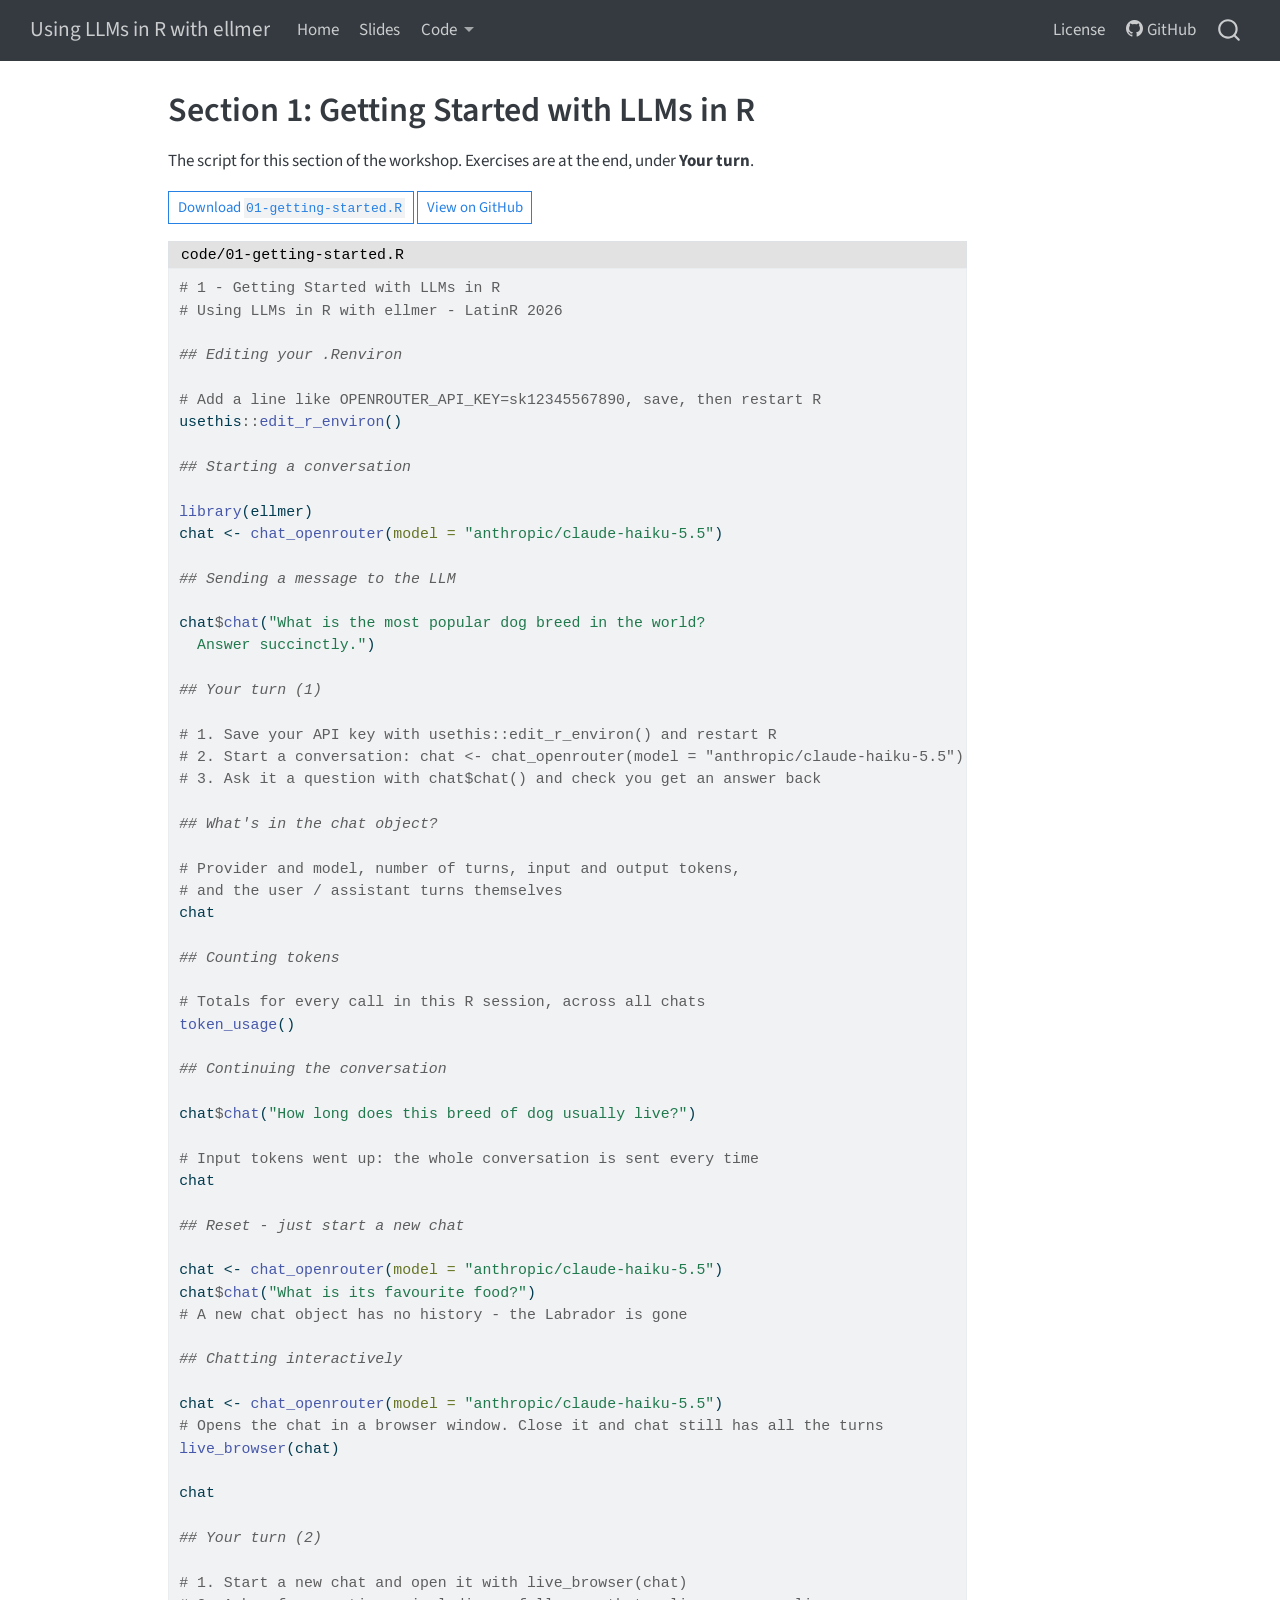
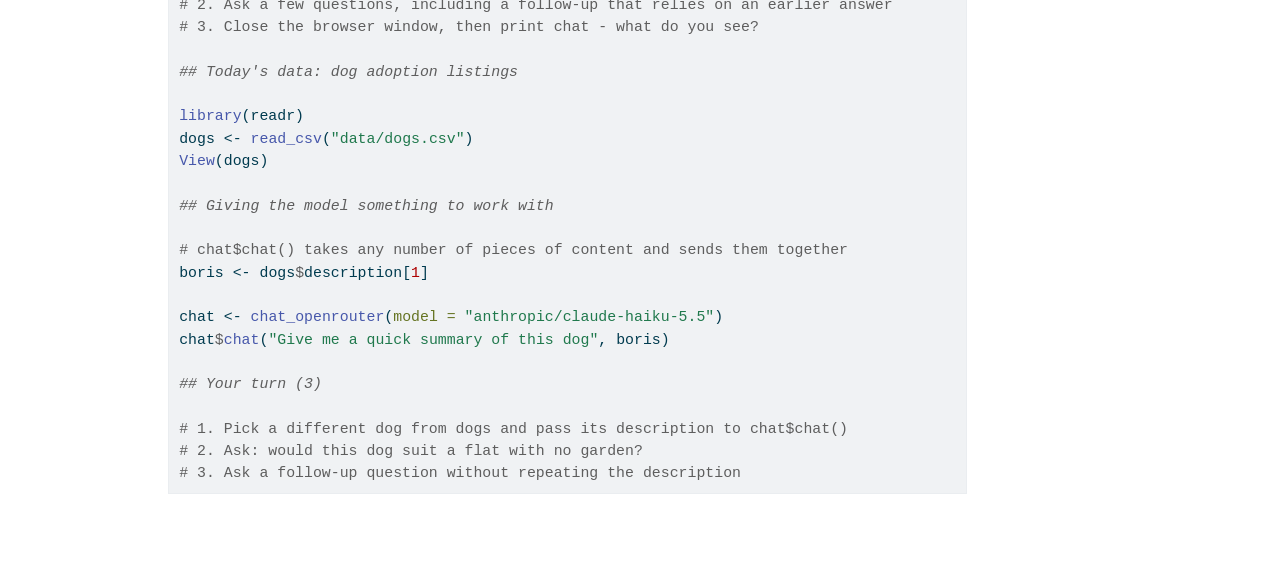
<file: code/01-getting-started.html>
<!DOCTYPE html>
<html xmlns="http://www.w3.org/1999/xhtml" lang="en" xml:lang="en"><head>

<meta charset="utf-8">
<meta name="generator" content="quarto-1.11.9">

<meta name="viewport" content="width=device-width, initial-scale=1.0, user-scalable=yes">


<title>Section 1: Getting Started with LLMs in R – Using LLMs in R with ellmer</title>
<style>
/* Default styles provided by pandoc.
** See https://pandoc.org/MANUAL.html#variables-for-html for config info.
*/
span.smallcaps{font-variant: small-caps;}
div.columns{display: flex; gap: 1.5em;}
div.column{flex: auto;}
@media screen {
div.columns{gap: min(4vw, 1.5em);}
div.column{overflow-x: auto;}
}
div.hanging-indent{margin-left: 1.5em; text-indent: -1.5em;}
ul.task-list{list-style: none;}
ul.task-list li input[type="checkbox"] {
  width: 0.8em;
  margin: 0 0.8em 0.2em -1em; /* quarto-specific, see https://github.com/quarto-dev/quarto-cli/issues/4556 */ 
  vertical-align: middle;
}
/* CSS for syntax highlighting */
html { -webkit-text-size-adjust: 100%; }
pre > code.sourceCode { white-space: pre; position: relative; }
pre > code.sourceCode > span { display: inline-block; line-height: 1.25; }
pre > code.sourceCode > span:empty { height: 1.2em; }
.sourceCode { overflow: visible; }
code.sourceCode > span { color: inherit; text-decoration: inherit; }
div.sourceCode { margin: 1em 0; }
pre.sourceCode { margin: 0; }
@media screen {
div.sourceCode { overflow: auto; }
}
@media print {
pre > code.sourceCode { white-space: pre-wrap; }
pre > code.sourceCode > span { text-indent: -5em; padding-left: 5em; }
}
pre.numberSource code
  { counter-reset: source-line 0; }
pre.numberSource code > span
  { position: relative; left: -4em; counter-increment: source-line; }
pre.numberSource code > span > a:first-child::before
  { content: counter(source-line);
    position: relative; left: -1em; text-align: right; vertical-align: baseline;
    border: none; display: inline-block;
    -webkit-touch-callout: none; -webkit-user-select: none;
    -khtml-user-select: none; -moz-user-select: none;
    -ms-user-select: none; user-select: none;
    padding: 0 4px; width: 4em;
  }
pre.numberSource { margin-left: 3em;  padding-left: 4px; }
div.sourceCode
  {   }
@media screen {
pre > code.sourceCode > span > a:first-child::before { text-decoration: underline; }
}
</style>


<script src="../site_libs/quarto-nav/quarto-nav.js"></script>
<script src="../site_libs/quarto-nav/headroom.min.js"></script>
<script src="../site_libs/clipboard/clipboard.min.js"></script>
<script src="../site_libs/quarto-search/autocomplete.umd.js"></script>
<script src="../site_libs/quarto-search/fuse.min.js"></script>
<script src="../site_libs/quarto-search/quarto-search.js"></script>
<meta name="quarto:offset" content="../">
<script src="../site_libs/quarto-html/quarto.js" type="module"></script>
<script src="../site_libs/quarto-html/tabsets/tabsets.js" type="module"></script>
<script src="../site_libs/quarto-html/scrollable-regions/scrollable-regions.js" type="module"></script>
<script src="../site_libs/quarto-html/popper.min.js"></script>
<script src="../site_libs/quarto-html/tippy.umd.min.js"></script>
<script src="../site_libs/quarto-html/anchor.min.js"></script>
<link href="../site_libs/quarto-html/tippy.css" rel="stylesheet">
<link href="../site_libs/quarto-html/quarto-syntax-highlighting-63b5708e65d6cd79cd7618c58d0c21e7.css" rel="stylesheet" id="quarto-text-highlighting-styles">
<script src="../site_libs/bootstrap/bootstrap.min.js"></script>
<link href="../site_libs/bootstrap/bootstrap-icons.css" rel="stylesheet">
<link href="../site_libs/bootstrap/bootstrap-f4b6782871320f573c0d6d7fdc3d6c30.min.css" rel="stylesheet" append-hash="true" id="quarto-bootstrap" data-mode="light">
<script id="quarto-search-options" type="application/json">{
  "location": "navbar",
  "copy-button": false,
  "collapse-after": 3,
  "panel-placement": "end",
  "type": "overlay",
  "limit": 50,
  "keyboard-shortcut": [
    "f",
    "/",
    "s"
  ],
  "show-item-context": false,
  "language": {
    "search-no-results-text": "No results",
    "search-matching-documents-text": "matching documents",
    "search-copy-link-title": "Copy link to search",
    "search-hide-matches-text": "Hide additional matches",
    "search-more-match-text": "more match in this document",
    "search-more-matches-text": "more matches in this document",
    "search-clear-button-title": "Clear",
    "search-text-placeholder": "",
    "search-detached-cancel-button-title": "Cancel",
    "search-submit-button-title": "Submit",
    "search-label": "Search"
  }
}</script>


<link rel="stylesheet" href="../styles.scss">
</head>

<body class="nav-fixed quarto-light"><a id="quarto-skip-link" class="visually-hidden-focusable" href="#quarto-document-content">Skip to main content</a>

<div id="quarto-search-results"></div>
  <header id="quarto-header" class="headroom fixed-top">
    <nav class="navbar navbar-expand-lg " data-bs-theme="dark" aria-label="Site">
      <div class="navbar-container container-fluid">
      <div class="navbar-brand-container mx-auto">
    <a class="navbar-brand" href="../index.html">
    <span class="navbar-title">Using LLMs in R with ellmer</span>
    </a>
  </div>
          <button class="navbar-toggler" type="button" data-bs-toggle="collapse" data-bs-target="#navbarCollapse" aria-controls="navbarCollapse" aria-expanded="false" aria-label="Toggle navigation" onclick="if (window.quartoToggleHeadroom) { window.quartoToggleHeadroom(); }">
  <span class="navbar-toggler-icon"></span>
</button>
          <div class="collapse navbar-collapse" id="navbarCollapse">
            <ul class="navbar-nav navbar-nav-scroll me-auto">
  <li class="nav-item">
    <a class="nav-link" href="../index.html"> 
<span class="menu-text">Home</span></a>
  </li>  
  <li class="nav-item">
    <a class="nav-link" href="../materials/slides.html"> 
<span class="menu-text">Slides</span></a>
  </li>  
  <li class="nav-item dropdown ">
    <a class="nav-link dropdown-toggle" href="#" id="nav-menu-code" role="link" data-bs-toggle="dropdown" aria-expanded="false">
 <span class="menu-text">Code</span>
    </a>
    <ul class="dropdown-menu" aria-labelledby="nav-menu-code">    
        <li>
    <a class="dropdown-item" href="../code/00-welcome-and-setup.html">
 <span class="dropdown-text">0: Welcome and Setup</span></a>
  </li>  
        <li>
    <a class="dropdown-item" href="../code/01-getting-started.html">
 <span class="dropdown-text">1: Getting Started with LLMs in R</span></a>
  </li>  
        <li>
    <a class="dropdown-item" href="../code/02-prompt-engineering.html">
 <span class="dropdown-text">2: Prompt Engineering</span></a>
  </li>  
        <li>
    <a class="dropdown-item" href="../code/03-structured-data.html">
 <span class="dropdown-text">3: Extracting Structured Data</span></a>
  </li>  
        <li>
    <a class="dropdown-item" href="../code/04-tool-calling.html">
 <span class="dropdown-text">4: Tool Calling</span></a>
  </li>  
        <li>
    <a class="dropdown-item" href="../code/05-other-libraries.html">
 <span class="dropdown-text">5 (Bonus): Other Libraries for LLMs in R</span></a>
  </li>  
    </ul>
  </li>
</ul>
            <ul class="navbar-nav navbar-nav-scroll ms-auto">
  <li class="nav-item">
    <a class="nav-link" href="../license-web.html"> <i class="bi bi-file-certificate" role="img">
</i> 
<span class="menu-text">License</span></a>
  </li>  
  <li class="nav-item">
    <a class="nav-link" href="https://github.com/thisisnic/ellmer-latinr"> <i class="bi bi-github" role="img">
</i> 
<span class="menu-text">GitHub</span></a>
  </li>  
</ul>
          </div> <!-- /navcollapse -->
            <div class="quarto-navbar-tools">
</div>
            <div id="quarto-search" class="" title="Search"></div>
      </div> <!-- /container-fluid -->
    </nav>
</header>
<!-- content -->
<div id="quarto-content" class="quarto-container page-columns page-rows-contents page-layout-article page-navbar">
<!-- sidebar -->
<!-- margin-sidebar -->
    <div id="quarto-margin-sidebar" class="sidebar margin-sidebar zindex-bottom">
        
    </div>
<!-- main -->
<main class="content" id="quarto-document-content" tabindex="-1">

<header id="title-block-header" class="quarto-title-block default">
<div class="quarto-title">
<h1 class="title">Section 1: Getting Started with LLMs in R</h1>
</div>



<div class="quarto-title-meta">

    
  
    
  </div>
  


</header>


<p>The script for this section of the workshop. Exercises are at the end, under <strong>Your turn</strong>.</p>
<p><a href="https://raw.githubusercontent.com/thisisnic/ellmer-latinr/main/code/01-getting-started.R" class="btn btn-outline-primary btn-sm">Download <code>01-getting-started.R</code></a> <a href="https://github.com/thisisnic/ellmer-latinr/blob/main/code/01-getting-started.R" class="btn btn-outline-primary btn-sm">View on GitHub</a></p>
<div class="code-with-filename">
<div class="code-with-filename-file">
<pre><strong>code/01-getting-started.R</strong></pre>
</div>
<div class="code-copy-outer-scaffold"><div class="sourceCode" id="cb1" data-filename="code/01-getting-started.R"><pre class="sourceCode r code-with-copy"><code class="sourceCode r"><span id="cb1-1"><a href="#cb1-1" aria-hidden="true" tabindex="-1"></a><span class="co"># 1 - Getting Started with LLMs in R</span></span>
<span id="cb1-2"><a href="#cb1-2" aria-hidden="true" tabindex="-1"></a><span class="co"># Using LLMs in R with ellmer - LatinR 2026</span></span>
<span id="cb1-3"><a href="#cb1-3" aria-hidden="true" tabindex="-1"></a></span>
<span id="cb1-4"><a href="#cb1-4" aria-hidden="true" tabindex="-1"></a><span class="do">## Editing your .Renviron</span></span>
<span id="cb1-5"><a href="#cb1-5" aria-hidden="true" tabindex="-1"></a></span>
<span id="cb1-6"><a href="#cb1-6" aria-hidden="true" tabindex="-1"></a><span class="co"># Add a line like OPENROUTER_API_KEY=sk12345567890, save, then restart R</span></span>
<span id="cb1-7"><a href="#cb1-7" aria-hidden="true" tabindex="-1"></a>usethis<span class="sc">::</span><span class="fu">edit_r_environ</span>()</span>
<span id="cb1-8"><a href="#cb1-8" aria-hidden="true" tabindex="-1"></a></span>
<span id="cb1-9"><a href="#cb1-9" aria-hidden="true" tabindex="-1"></a><span class="do">## Starting a conversation</span></span>
<span id="cb1-10"><a href="#cb1-10" aria-hidden="true" tabindex="-1"></a></span>
<span id="cb1-11"><a href="#cb1-11" aria-hidden="true" tabindex="-1"></a><span class="fu">library</span>(ellmer)</span>
<span id="cb1-12"><a href="#cb1-12" aria-hidden="true" tabindex="-1"></a>chat <span class="ot">&lt;-</span> <span class="fu">chat_openrouter</span>(<span class="at">model =</span> <span class="st">"anthropic/claude-haiku-5.5"</span>)</span>
<span id="cb1-13"><a href="#cb1-13" aria-hidden="true" tabindex="-1"></a></span>
<span id="cb1-14"><a href="#cb1-14" aria-hidden="true" tabindex="-1"></a><span class="do">## Sending a message to the LLM</span></span>
<span id="cb1-15"><a href="#cb1-15" aria-hidden="true" tabindex="-1"></a></span>
<span id="cb1-16"><a href="#cb1-16" aria-hidden="true" tabindex="-1"></a>chat<span class="sc">$</span><span class="fu">chat</span>(<span class="st">"What is the most popular dog breed in the world?</span></span>
<span id="cb1-17"><a href="#cb1-17" aria-hidden="true" tabindex="-1"></a><span class="st">  Answer succinctly."</span>)</span>
<span id="cb1-18"><a href="#cb1-18" aria-hidden="true" tabindex="-1"></a></span>
<span id="cb1-19"><a href="#cb1-19" aria-hidden="true" tabindex="-1"></a><span class="do">## Your turn (1)</span></span>
<span id="cb1-20"><a href="#cb1-20" aria-hidden="true" tabindex="-1"></a></span>
<span id="cb1-21"><a href="#cb1-21" aria-hidden="true" tabindex="-1"></a><span class="co"># 1. Save your API key with usethis::edit_r_environ() and restart R</span></span>
<span id="cb1-22"><a href="#cb1-22" aria-hidden="true" tabindex="-1"></a><span class="co"># 2. Start a conversation: chat &lt;- chat_openrouter(model = "anthropic/claude-haiku-5.5")</span></span>
<span id="cb1-23"><a href="#cb1-23" aria-hidden="true" tabindex="-1"></a><span class="co"># 3. Ask it a question with chat$chat() and check you get an answer back</span></span>
<span id="cb1-24"><a href="#cb1-24" aria-hidden="true" tabindex="-1"></a></span>
<span id="cb1-25"><a href="#cb1-25" aria-hidden="true" tabindex="-1"></a><span class="do">## What's in the chat object?</span></span>
<span id="cb1-26"><a href="#cb1-26" aria-hidden="true" tabindex="-1"></a></span>
<span id="cb1-27"><a href="#cb1-27" aria-hidden="true" tabindex="-1"></a><span class="co"># Provider and model, number of turns, input and output tokens,</span></span>
<span id="cb1-28"><a href="#cb1-28" aria-hidden="true" tabindex="-1"></a><span class="co"># and the user / assistant turns themselves</span></span>
<span id="cb1-29"><a href="#cb1-29" aria-hidden="true" tabindex="-1"></a>chat</span>
<span id="cb1-30"><a href="#cb1-30" aria-hidden="true" tabindex="-1"></a></span>
<span id="cb1-31"><a href="#cb1-31" aria-hidden="true" tabindex="-1"></a><span class="do">## Counting tokens</span></span>
<span id="cb1-32"><a href="#cb1-32" aria-hidden="true" tabindex="-1"></a></span>
<span id="cb1-33"><a href="#cb1-33" aria-hidden="true" tabindex="-1"></a><span class="co"># Totals for every call in this R session, across all chats</span></span>
<span id="cb1-34"><a href="#cb1-34" aria-hidden="true" tabindex="-1"></a><span class="fu">token_usage</span>()</span>
<span id="cb1-35"><a href="#cb1-35" aria-hidden="true" tabindex="-1"></a></span>
<span id="cb1-36"><a href="#cb1-36" aria-hidden="true" tabindex="-1"></a><span class="do">## Continuing the conversation</span></span>
<span id="cb1-37"><a href="#cb1-37" aria-hidden="true" tabindex="-1"></a></span>
<span id="cb1-38"><a href="#cb1-38" aria-hidden="true" tabindex="-1"></a>chat<span class="sc">$</span><span class="fu">chat</span>(<span class="st">"How long does this breed of dog usually live?"</span>)</span>
<span id="cb1-39"><a href="#cb1-39" aria-hidden="true" tabindex="-1"></a></span>
<span id="cb1-40"><a href="#cb1-40" aria-hidden="true" tabindex="-1"></a><span class="co"># Input tokens went up: the whole conversation is sent every time</span></span>
<span id="cb1-41"><a href="#cb1-41" aria-hidden="true" tabindex="-1"></a>chat</span>
<span id="cb1-42"><a href="#cb1-42" aria-hidden="true" tabindex="-1"></a></span>
<span id="cb1-43"><a href="#cb1-43" aria-hidden="true" tabindex="-1"></a><span class="do">## Reset - just start a new chat</span></span>
<span id="cb1-44"><a href="#cb1-44" aria-hidden="true" tabindex="-1"></a></span>
<span id="cb1-45"><a href="#cb1-45" aria-hidden="true" tabindex="-1"></a>chat <span class="ot">&lt;-</span> <span class="fu">chat_openrouter</span>(<span class="at">model =</span> <span class="st">"anthropic/claude-haiku-5.5"</span>)</span>
<span id="cb1-46"><a href="#cb1-46" aria-hidden="true" tabindex="-1"></a>chat<span class="sc">$</span><span class="fu">chat</span>(<span class="st">"What is its favourite food?"</span>)</span>
<span id="cb1-47"><a href="#cb1-47" aria-hidden="true" tabindex="-1"></a><span class="co"># A new chat object has no history - the Labrador is gone</span></span>
<span id="cb1-48"><a href="#cb1-48" aria-hidden="true" tabindex="-1"></a></span>
<span id="cb1-49"><a href="#cb1-49" aria-hidden="true" tabindex="-1"></a><span class="do">## Chatting interactively</span></span>
<span id="cb1-50"><a href="#cb1-50" aria-hidden="true" tabindex="-1"></a></span>
<span id="cb1-51"><a href="#cb1-51" aria-hidden="true" tabindex="-1"></a>chat <span class="ot">&lt;-</span> <span class="fu">chat_openrouter</span>(<span class="at">model =</span> <span class="st">"anthropic/claude-haiku-5.5"</span>)</span>
<span id="cb1-52"><a href="#cb1-52" aria-hidden="true" tabindex="-1"></a><span class="co"># Opens the chat in a browser window. Close it and chat still has all the turns</span></span>
<span id="cb1-53"><a href="#cb1-53" aria-hidden="true" tabindex="-1"></a><span class="fu">live_browser</span>(chat)</span>
<span id="cb1-54"><a href="#cb1-54" aria-hidden="true" tabindex="-1"></a></span>
<span id="cb1-55"><a href="#cb1-55" aria-hidden="true" tabindex="-1"></a>chat</span>
<span id="cb1-56"><a href="#cb1-56" aria-hidden="true" tabindex="-1"></a></span>
<span id="cb1-57"><a href="#cb1-57" aria-hidden="true" tabindex="-1"></a><span class="do">## Your turn (2)</span></span>
<span id="cb1-58"><a href="#cb1-58" aria-hidden="true" tabindex="-1"></a></span>
<span id="cb1-59"><a href="#cb1-59" aria-hidden="true" tabindex="-1"></a><span class="co"># 1. Start a new chat and open it with live_browser(chat)</span></span>
<span id="cb1-60"><a href="#cb1-60" aria-hidden="true" tabindex="-1"></a><span class="co"># 2. Ask a few questions, including a follow-up that relies on an earlier answer</span></span>
<span id="cb1-61"><a href="#cb1-61" aria-hidden="true" tabindex="-1"></a><span class="co"># 3. Close the browser window, then print chat - what do you see?</span></span>
<span id="cb1-62"><a href="#cb1-62" aria-hidden="true" tabindex="-1"></a></span>
<span id="cb1-63"><a href="#cb1-63" aria-hidden="true" tabindex="-1"></a><span class="do">## Today's data: dog adoption listings</span></span>
<span id="cb1-64"><a href="#cb1-64" aria-hidden="true" tabindex="-1"></a></span>
<span id="cb1-65"><a href="#cb1-65" aria-hidden="true" tabindex="-1"></a><span class="fu">library</span>(readr)</span>
<span id="cb1-66"><a href="#cb1-66" aria-hidden="true" tabindex="-1"></a>dogs <span class="ot">&lt;-</span> <span class="fu">read_csv</span>(<span class="st">"data/dogs.csv"</span>)</span>
<span id="cb1-67"><a href="#cb1-67" aria-hidden="true" tabindex="-1"></a><span class="fu">View</span>(dogs)</span>
<span id="cb1-68"><a href="#cb1-68" aria-hidden="true" tabindex="-1"></a></span>
<span id="cb1-69"><a href="#cb1-69" aria-hidden="true" tabindex="-1"></a><span class="do">## Giving the model something to work with</span></span>
<span id="cb1-70"><a href="#cb1-70" aria-hidden="true" tabindex="-1"></a></span>
<span id="cb1-71"><a href="#cb1-71" aria-hidden="true" tabindex="-1"></a><span class="co"># chat$chat() takes any number of pieces of content and sends them together</span></span>
<span id="cb1-72"><a href="#cb1-72" aria-hidden="true" tabindex="-1"></a>boris <span class="ot">&lt;-</span> dogs<span class="sc">$</span>description[<span class="dv">1</span>]</span>
<span id="cb1-73"><a href="#cb1-73" aria-hidden="true" tabindex="-1"></a></span>
<span id="cb1-74"><a href="#cb1-74" aria-hidden="true" tabindex="-1"></a>chat <span class="ot">&lt;-</span> <span class="fu">chat_openrouter</span>(<span class="at">model =</span> <span class="st">"anthropic/claude-haiku-5.5"</span>)</span>
<span id="cb1-75"><a href="#cb1-75" aria-hidden="true" tabindex="-1"></a>chat<span class="sc">$</span><span class="fu">chat</span>(<span class="st">"Give me a quick summary of this dog"</span>, boris)</span>
<span id="cb1-76"><a href="#cb1-76" aria-hidden="true" tabindex="-1"></a></span>
<span id="cb1-77"><a href="#cb1-77" aria-hidden="true" tabindex="-1"></a><span class="do">## Your turn (3)</span></span>
<span id="cb1-78"><a href="#cb1-78" aria-hidden="true" tabindex="-1"></a></span>
<span id="cb1-79"><a href="#cb1-79" aria-hidden="true" tabindex="-1"></a><span class="co"># 1. Pick a different dog from dogs and pass its description to chat$chat()</span></span>
<span id="cb1-80"><a href="#cb1-80" aria-hidden="true" tabindex="-1"></a><span class="co"># 2. Ask: would this dog suit a flat with no garden?</span></span>
<span id="cb1-81"><a href="#cb1-81" aria-hidden="true" tabindex="-1"></a><span class="co"># 3. Ask a follow-up question without repeating the description</span></span></code></pre></div><button title="Copy to Clipboard" class="code-copy-button"><i class="bi"></i></button></div>
</div>



</main> <!-- /main -->
<script id="quarto-html-after-body" type="application/javascript">
  window.document.addEventListener("DOMContentLoaded", function (event) {
    const icon = "";
    const anchorJS = new window.AnchorJS();
    anchorJS.options = {
      placement: 'right',
      icon: icon
    };
    anchorJS.add('.anchored');
    const isCodeAnnotation = (el) => {
      for (const clz of el.classList) {
        if (clz.startsWith('code-annotation-')) {                     
          return true;
        }
      }
      return false;
    }
    const onCopySuccess = function(e) {
      // button target
      const button = e.trigger;
      // don't keep focus
      button.blur();
      // flash "checked"
      button.classList.add('code-copy-button-checked');
      var currentTitle = button.getAttribute("title");
      button.setAttribute("title", "Copied!");
      let tooltip;
      if (window.bootstrap) {
        button.setAttribute("data-bs-toggle", "tooltip");
        button.setAttribute("data-bs-placement", "left");
        button.setAttribute("data-bs-title", "Copied!");
        tooltip = new bootstrap.Tooltip(button, 
          { trigger: "manual", 
            customClass: "code-copy-button-tooltip",
            offset: [0, -8]});
        tooltip.show();    
      }
      setTimeout(function() {
        if (tooltip) {
          tooltip.hide();
          button.removeAttribute("data-bs-title");
          button.removeAttribute("data-bs-toggle");
          button.removeAttribute("data-bs-placement");
        }
        button.setAttribute("title", currentTitle);
        button.classList.remove('code-copy-button-checked');
      }, 1000);
      // clear code selection
      e.clearSelection();
    }
    const getTextToCopy = function(trigger) {
      const outerScaffold = trigger.parentElement.cloneNode(true);
      const codeEl = outerScaffold.querySelector('code');
      for (const childEl of codeEl.children) {
        if (isCodeAnnotation(childEl)) {
          childEl.remove();
        }
      }
      return codeEl.innerText;
    }
    const clipboard = new window.ClipboardJS('.code-copy-button:not([data-in-quarto-modal])', {
      text: getTextToCopy
    });
    clipboard.on('success', onCopySuccess);
    if (window.document.getElementById('quarto-embedded-source-code-modal')) {
      const clipboardModal = new window.ClipboardJS('.code-copy-button[data-in-quarto-modal]', {
        text: getTextToCopy,
        container: window.document.getElementById('quarto-embedded-source-code-modal')
      });
      clipboardModal.on('success', onCopySuccess);
    }
      var localhostRegex = new RegExp(/^(?:http|https):\/\/localhost\:?[0-9]*\//);
      var mailtoRegex = new RegExp(/^mailto:/);
        var filterRegex = new RegExp("https:\/\/thisisnic\.github\.io\/ellmer-latinr\/");
      const newWindowLabel = "(opens in a new tab)";
      const newWindowNoteId = "quarto-ext-newwindow-label";
      // Links reference one hidden label through aria-describedby, so the
      // announcement never changes their accessible name.
      var describeNewWindow = (link) => {
        if (!window.document.getElementById(newWindowNoteId)) {
          var newWindowNote = window.document.createElement("span");
          newWindowNote.id = newWindowNoteId;
          newWindowNote.hidden = true;
          newWindowNote.textContent = newWindowLabel;
          window.document.body.appendChild(newWindowNote);
        }
        var describedBy = (link.getAttribute("aria-describedby") || "").split(/\s+/).filter(Boolean);
        if (!describedBy.includes(newWindowNoteId)) {
          describedBy.push(newWindowNoteId);
          link.setAttribute("aria-describedby", describedBy.join(" "));
        }
      }
      var isInternal = (href) => {
          return filterRegex.test(href) || localhostRegex.test(href) || mailtoRegex.test(href);
      }
      // Inspect non-navigation links and adorn them if external
      window.quartoDecorateExternalLinks = function (root) {
     var links = (root || window.document).querySelectorAll('a[href]:not(.nav-link):not(.navbar-brand):not(.toc-action):not(.sidebar-link):not(.sidebar-item-toggle):not(.pagination-link):not(.no-external):not([aria-hidden]):not(.dropdown-item):not(.quarto-navigation-tool):not(.about-link)');
      for (var i=0; i<links.length; i++) {
        const link = links[i];
        if (!isInternal(link.href)) {
          // undo the damage that might have been done by quarto-nav.js in the case of
          // links that we want to consider external
          if (link.dataset.originalHref !== undefined) {
            link.href = link.dataset.originalHref;
          }
            // target, if specified
            link.setAttribute("target", "_blank");
            if (link.getAttribute("rel") === null) {
              link.setAttribute("rel", "noopener");
            }
            describeNewWindow(link);
          if (!link.classList.contains('no-external-icon')) {
          }
        }
      }
      };
      window.quartoDecorateExternalLinks(window.document);
    // Esc closes the popup (WCAG 1.4.13) and focus leaving both trigger and
    // popup closes it (WCAG 2.4.11); tippy handles neither for interactive popups.
    const hideOnEscAndFocusOut = {
      name: 'hideOnEscAndFocusOut',
      defaultValue: true,
      fn(instance) {
        const dismiss = () => {
          // A show scheduled by the trigger delay would otherwise reopen it
          instance.clearDelayTimeouts();
          instance.hide();
        };
        const onKeyDown = (event) => {
          if (event.key !== 'Escape') {
            return;
          }
          // Keep Esc from also reaching page handlers (e.g. reveal.js overview),
          // except an open reveal.js slide menu, which Esc should close too.
          // The menu handles keys only when its keyboard option is on.
          const menuHandlesEsc = window.Reveal?.getPlugin?.('menu')?.isOpen() &&
            window.Reveal.getConfig().menu?.keyboard !== false;
          if (!menuHandlesEsc) {
            event.stopPropagation();
          }
          if (instance.popper.contains(window.document.activeElement)) {
            // Disabled while refocusing so the focus trigger does not reopen it
            instance.disable();
            instance.reference.focus();
            instance.enable();
          }
          dismiss();
        };
        const onFocusOut = (event) => {
          const target = event.relatedTarget;
          if (target && !instance.reference.contains(target) &&
              !instance.popper.contains(target)) {
            dismiss();
          }
        };
        // On the trigger too: a click trigger (code-annotations: select) has no
        // blur handling. Attached for the instance's lifetime so leaving the
        // trigger also cancels a show still pending on the trigger delay.
        instance.reference.addEventListener('focusout', onFocusOut);
        return {
          onShow() {
            window.document.addEventListener('keydown', onKeyDown, true);
            instance.popper.addEventListener('focusout', onFocusOut);
          },
          onHide() {
            window.document.removeEventListener('keydown', onKeyDown, true);
            instance.popper.removeEventListener('focusout', onFocusOut);
          },
          onDestroy() {
            instance.reference.removeEventListener('focusout', onFocusOut);
          },
        };
      },
    };
    function tippyHover(el, contentFn, onTriggerFn, onUntriggerFn) {
      const config = {
        allowHTML: true,
        maxWidth: 500,
        delay: 100,
        arrow: false,
        appendTo: function(el) {
            return el.parentElement;
        },
        interactive: true,
        interactiveBorder: 10,
        theme: 'quarto',
        placement: 'bottom-start',
        plugins: [hideOnEscAndFocusOut],
      };
      if (contentFn) {
        config.content = contentFn;
      }
      if (onTriggerFn) {
        config.onTrigger = onTriggerFn;
      }
      if (onUntriggerFn) {
        config.onUntrigger = onUntriggerFn;
      }
      window.tippy(el, config); 
    }
    const noterefs = window.document.querySelectorAll('a[role="doc-noteref"]');
    for (var i=0; i<noterefs.length; i++) {
      const ref = noterefs[i];
      tippyHover(ref, function() {
        // use id or data attribute instead here
        let href = ref.getAttribute('data-footnote-href') || ref.getAttribute('href');
        try { href = new URL(href).hash; } catch {}
        const id = href.replace(/^#\/?/, "");
        const note = window.document.getElementById(id);
        if (note) {
          return note.innerHTML;
        } else {
          return "";
        }
      });
    }
    const xrefs = window.document.querySelectorAll('a.quarto-xref');
    const processXRef = (id, note) => {
      // Strip column container classes
      const stripColumnClz = (el) => {
        el.classList.remove("page-full", "page-columns");
        if (el.children) {
          for (const child of el.children) {
            stripColumnClz(child);
          }
        }
      }
      stripColumnClz(note)
      if (id === null || id.startsWith('sec-')) {
        // Special case sections, only their first couple elements
        const container = document.createElement("div");
        if (note.children && note.children.length > 2) {
          container.appendChild(note.children[0].cloneNode(true));
          for (let i = 1; i < note.children.length; i++) {
            const child = note.children[i];
            if (child.tagName === "P" && child.innerText === "") {
              continue;
            } else {
              container.appendChild(child.cloneNode(true));
              break;
            }
          }
          if (window.Quarto?.typesetMath) {
            window.Quarto.typesetMath(container);
          }
          return container.innerHTML
        } else {
          if (window.Quarto?.typesetMath) {
            window.Quarto.typesetMath(note);
          }
          return note.innerHTML;
        }
      } else {
        // Remove any anchor links if they are present
        const anchorLink = note.querySelector('a.anchorjs-link');
        if (anchorLink) {
          anchorLink.remove();
        }
        if (window.Quarto?.typesetMath) {
          window.Quarto.typesetMath(note);
        }
        if (note.classList.contains("callout")) {
          return note.outerHTML;
        } else {
          return note.innerHTML;
        }
      }
    }
    for (var i=0; i<xrefs.length; i++) {
      const xref = xrefs[i];
      tippyHover(xref, undefined, function(instance) {
        instance.disable();
        let url = xref.getAttribute('href');
        let hash = undefined; 
        if (url.startsWith('#')) {
          hash = url;
        } else {
          try { hash = new URL(url).hash; } catch {}
        }
        if (hash) {
          const id = hash.replace(/^#\/?/, "");
          const note = window.document.getElementById(id);
          if (note !== null) {
            try {
              const html = processXRef(id, note.cloneNode(true));
              instance.setContent(html);
            } finally {
              instance.enable();
              instance.show();
            }
          } else {
            // See if we can fetch this
            fetch(url.split('#')[0])
            .then(res => res.text())
            .then(html => {
              const parser = new DOMParser();
              const htmlDoc = parser.parseFromString(html, "text/html");
              const note = htmlDoc.getElementById(id);
              if (note !== null) {
                const html = processXRef(id, note);
                instance.setContent(html);
              } 
            }).finally(() => {
              instance.enable();
              instance.show();
            });
          }
        } else {
          // See if we can fetch a full url (with no hash to target)
          // This is a special case and we should probably do some content thinning / targeting
          fetch(url)
          .then(res => res.text())
          .then(html => {
            const parser = new DOMParser();
            const htmlDoc = parser.parseFromString(html, "text/html");
            const note = htmlDoc.querySelector('main.content');
            if (note !== null) {
              // This should only happen for chapter cross references
              // (since there is no id in the URL)
              // remove the first header
              if (note.children.length > 0 && note.children[0].tagName === "HEADER") {
                note.children[0].remove();
              }
              const html = processXRef(null, note);
              instance.setContent(html);
            } 
          }).finally(() => {
            instance.enable();
            instance.show();
          });
        }
      }, function(instance) {
      });
    }
        let selectedAnnoteEl;
        const selectorForAnnotation = ( cell, annotation) => {
          let cellAttr = 'data-code-cell="' + cell + '"';
          let lineAttr = 'data-code-annotation="' +  annotation + '"';
          const selector = 'span[' + cellAttr + '][' + lineAttr + ']';
          return selector;
        }
        const selectCodeLines = (annoteEl) => {
          const doc = window.document;
          const targetCell = annoteEl.getAttribute("data-target-cell");
          const targetAnnotation = annoteEl.getAttribute("data-target-annotation");
          const annoteSpan = window.document.querySelector(selectorForAnnotation(targetCell, targetAnnotation));
          const lines = annoteSpan.getAttribute("data-code-lines").split(",");
          const lineIds = lines.map((line) => {
            return targetCell + "-" + line;
          })
          // Each band is positioned against its own containing block, which is
          // not the offsetParent of the lines, so place it from client rects.
          const placeBand = (band, firstEl, lastEl, codeBlock) => {
            const container = band.offsetParent;
            if (container === null) {
              return;
            }
            const containerRect = container.getBoundingClientRect();
            // Reveal.js scales slides with a transform, so convert client
            // pixels back to the CSS pixels of the container.
            const scale = containerRect.height / container.offsetHeight || 1;
            const firstRect = firstEl.getBoundingClientRect();
            const lastRect = lastEl.getBoundingClientRect();
            const top = (firstRect.top - containerRect.top) / scale - container.clientTop + container.scrollTop;
            const height = (lastRect.bottom - firstRect.top) / scale;
            band.style.top = top - 2 + "px";
            band.style.height = height + 4 + "px";
            if (codeBlock) {
              // Without the copy button wrapper, the containing block is wider
              // than the code block, so span the code block explicitly.
              const blockRect = codeBlock.getBoundingClientRect();
              band.style.left = (blockRect.left - containerRect.left) / scale - container.clientLeft + container.scrollLeft + "px";
              band.style.width = blockRect.width / scale + "px";
            }
          };
          if (lineIds.length > 0) {
            const el = window.document.getElementById(lineIds[0]);
            const lastEl = window.document.getElementById(lineIds[lineIds.length - 1]);
            const parent = el.parentElement.parentElement;
            // cook up a div (if necessary) and position it
            let div = window.document.getElementById("code-annotation-line-highlight");
            if (div === null) {
              div = window.document.createElement("div");
              div.setAttribute("id", "code-annotation-line-highlight");
              div.style.position = 'absolute';
              parent.appendChild(div);
            }
            placeBand(div, el, lastEl, parent.closest("div.sourceCode") || parent);
            let gutterDiv = window.document.getElementById("code-annotation-line-highlight-gutter");
            if (gutterDiv === null) {
              gutterDiv = window.document.createElement("div");
              gutterDiv.setAttribute("id", "code-annotation-line-highlight-gutter");
              gutterDiv.style.position = 'absolute';
              const codeCell = window.document.getElementById(targetCell);
              const gutter = codeCell.querySelector('.code-annotation-gutter');
              gutter.appendChild(gutterDiv);
            }
            placeBand(gutterDiv, el, lastEl);
            selectedAnnoteEl = annoteEl;
          }
        };
        const unselectCodeLines = () => {
          const elementsIds = ["code-annotation-line-highlight", "code-annotation-line-highlight-gutter"];
          elementsIds.forEach((elId) => {
            const div = window.document.getElementById(elId);
            if (div) {
              div.remove();
            }
          });
          selectedAnnoteEl = undefined;
        };
          // Handle positioning of the toggle
      window.addEventListener(
        "resize",
        throttle(() => {
          elRect = undefined;
          if (selectedAnnoteEl) {
            selectCodeLines(selectedAnnoteEl);
          }
        }, 10)
      );
      function throttle(fn, ms) {
      let throttle = false;
      let timer;
        return (...args) => {
          if(!throttle) { // first call gets through
              fn.apply(this, args);
              throttle = true;
          } else { // all the others get throttled
              if(timer) clearTimeout(timer); // cancel #2
              timer = setTimeout(() => {
                fn.apply(this, args);
                timer = throttle = false;
              }, ms);
          }
        };
      }
        // Attach click handler to the DT
        const annoteDls = window.document.querySelectorAll('dt[data-target-cell]');
        for (const annoteDlNode of annoteDls) {
          annoteDlNode.addEventListener('click', (event) => {
            const clickedEl = event.target;
            if (clickedEl !== selectedAnnoteEl) {
              unselectCodeLines();
              const activeEl = window.document.querySelector('dt[data-target-cell].code-annotation-active');
              if (activeEl) {
                activeEl.classList.remove('code-annotation-active');
              }
              selectCodeLines(clickedEl);
              clickedEl.classList.add('code-annotation-active');
            } else {
              // Unselect the line
              unselectCodeLines();
              clickedEl.classList.remove('code-annotation-active');
            }
          });
        }
    const findCites = (el) => {
      const parentEl = el.parentElement;
      if (parentEl) {
        const cites = parentEl.dataset.cites;
        if (cites) {
          return {
            el,
            cites: cites.split(' ')
          };
        } else {
          return findCites(el.parentElement)
        }
      } else {
        return undefined;
      }
    };
    var bibliorefs = window.document.querySelectorAll('a[role="doc-biblioref"]');
    for (var i=0; i<bibliorefs.length; i++) {
      const ref = bibliorefs[i];
      const citeInfo = findCites(ref);
      if (citeInfo) {
        tippyHover(citeInfo.el, function() {
          var popup = window.document.createElement('div');
          citeInfo.cites.forEach(function(cite) {
            var citeDiv = window.document.createElement('div');
            citeDiv.classList.add('hanging-indent');
            citeDiv.classList.add('csl-entry');
            var biblioDiv = window.document.getElementById('ref-' + cite);
            if (biblioDiv) {
              citeDiv.innerHTML = biblioDiv.innerHTML;
            }
            popup.appendChild(citeDiv);
          });
          return popup.innerHTML;
        });
      }
    }
  });
  </script>
  <script type="application/javascript">
  window.quartoScrollableRegionsLabels = {"code":"Scrollable code","output":"Scrollable output"};
  </script>
</div> <!-- /content -->




</body></html>
</file>
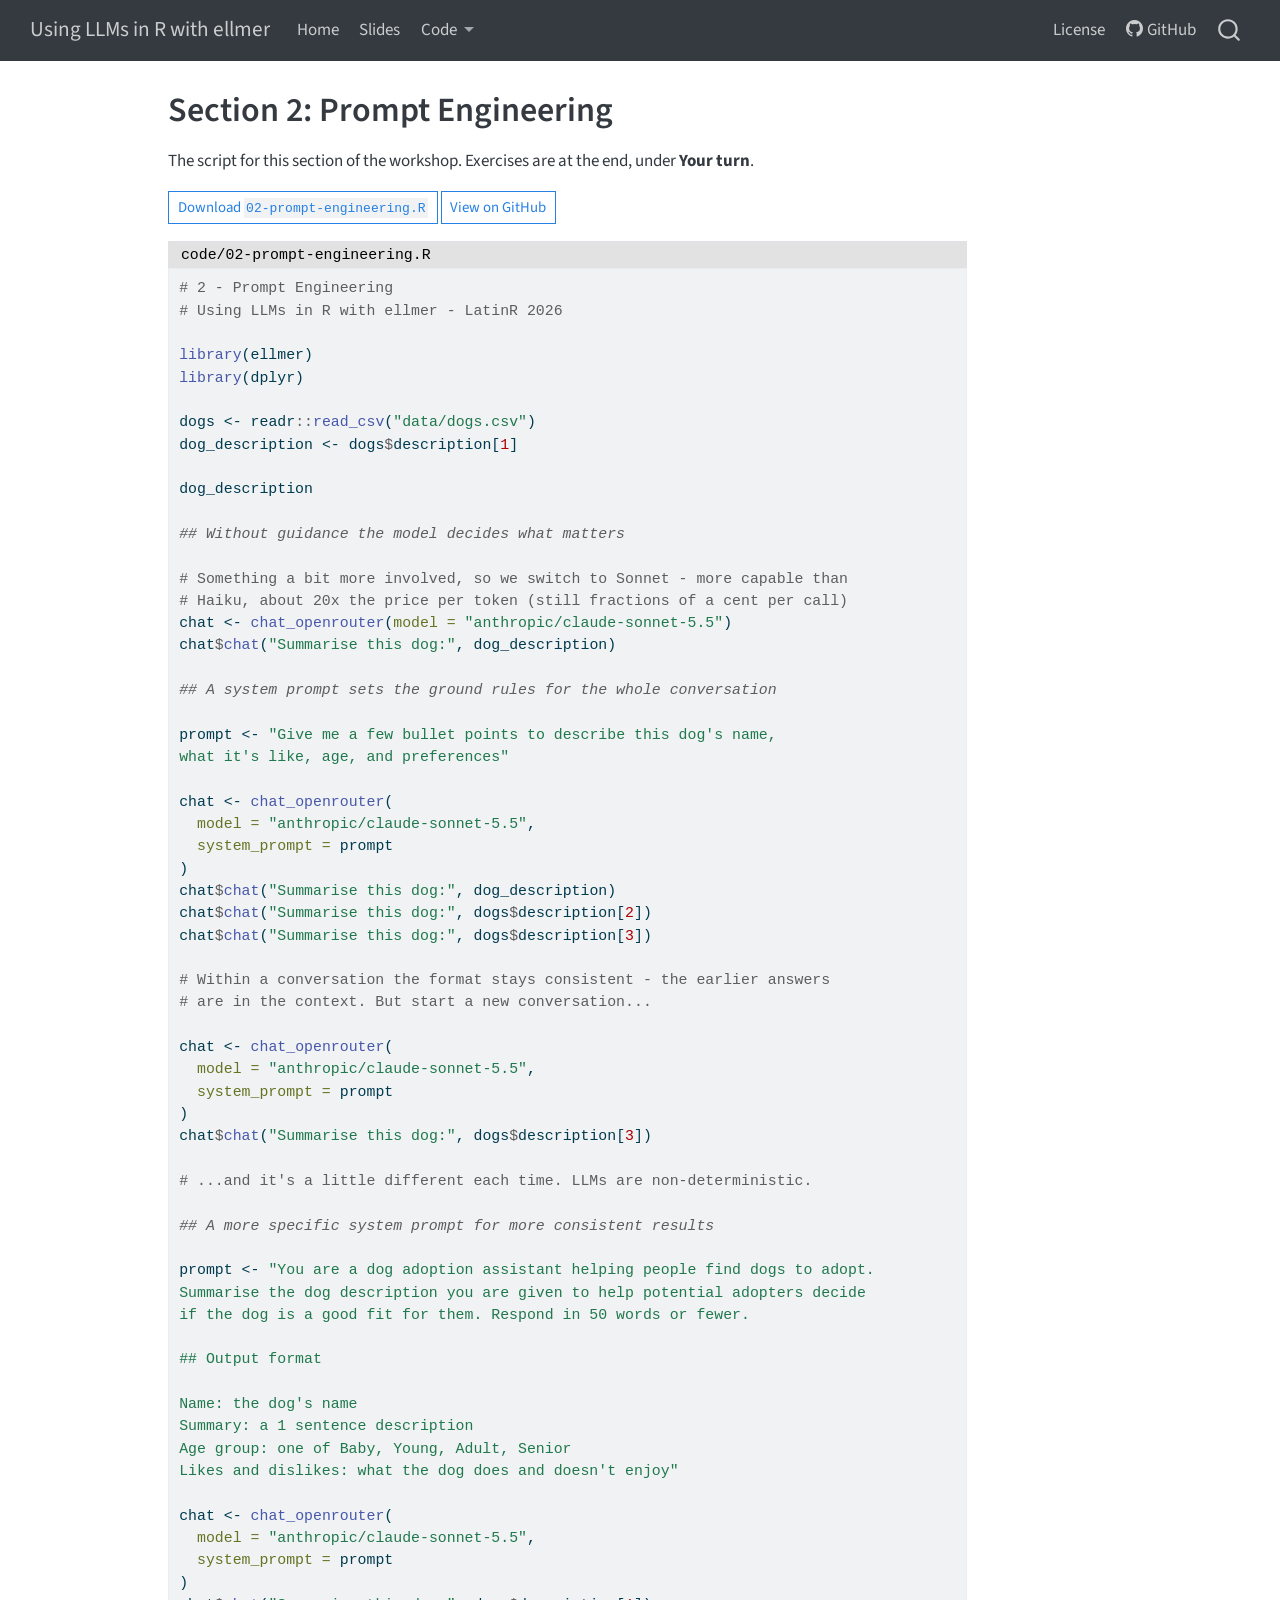
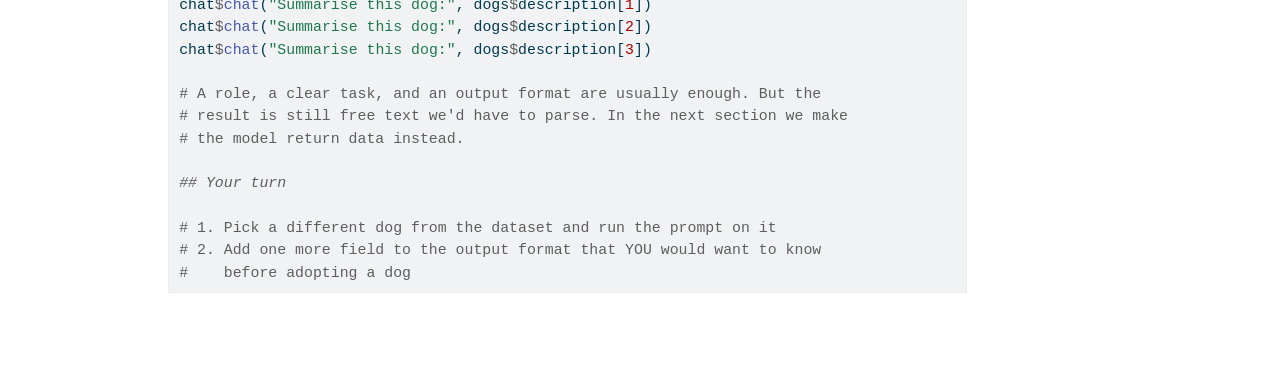
<file: code/02-prompt-engineering.html>
<!DOCTYPE html>
<html xmlns="http://www.w3.org/1999/xhtml" lang="en" xml:lang="en"><head>

<meta charset="utf-8">
<meta name="generator" content="quarto-1.11.9">

<meta name="viewport" content="width=device-width, initial-scale=1.0, user-scalable=yes">


<title>Section 2: Prompt Engineering – Using LLMs in R with ellmer</title>
<style>
/* Default styles provided by pandoc.
** See https://pandoc.org/MANUAL.html#variables-for-html for config info.
*/
span.smallcaps{font-variant: small-caps;}
div.columns{display: flex; gap: 1.5em;}
div.column{flex: auto;}
@media screen {
div.columns{gap: min(4vw, 1.5em);}
div.column{overflow-x: auto;}
}
div.hanging-indent{margin-left: 1.5em; text-indent: -1.5em;}
ul.task-list{list-style: none;}
ul.task-list li input[type="checkbox"] {
  width: 0.8em;
  margin: 0 0.8em 0.2em -1em; /* quarto-specific, see https://github.com/quarto-dev/quarto-cli/issues/4556 */ 
  vertical-align: middle;
}
/* CSS for syntax highlighting */
html { -webkit-text-size-adjust: 100%; }
pre > code.sourceCode { white-space: pre; position: relative; }
pre > code.sourceCode > span { display: inline-block; line-height: 1.25; }
pre > code.sourceCode > span:empty { height: 1.2em; }
.sourceCode { overflow: visible; }
code.sourceCode > span { color: inherit; text-decoration: inherit; }
div.sourceCode { margin: 1em 0; }
pre.sourceCode { margin: 0; }
@media screen {
div.sourceCode { overflow: auto; }
}
@media print {
pre > code.sourceCode { white-space: pre-wrap; }
pre > code.sourceCode > span { text-indent: -5em; padding-left: 5em; }
}
pre.numberSource code
  { counter-reset: source-line 0; }
pre.numberSource code > span
  { position: relative; left: -4em; counter-increment: source-line; }
pre.numberSource code > span > a:first-child::before
  { content: counter(source-line);
    position: relative; left: -1em; text-align: right; vertical-align: baseline;
    border: none; display: inline-block;
    -webkit-touch-callout: none; -webkit-user-select: none;
    -khtml-user-select: none; -moz-user-select: none;
    -ms-user-select: none; user-select: none;
    padding: 0 4px; width: 4em;
  }
pre.numberSource { margin-left: 3em;  padding-left: 4px; }
div.sourceCode
  {   }
@media screen {
pre > code.sourceCode > span > a:first-child::before { text-decoration: underline; }
}
</style>


<script src="../site_libs/quarto-nav/quarto-nav.js"></script>
<script src="../site_libs/quarto-nav/headroom.min.js"></script>
<script src="../site_libs/clipboard/clipboard.min.js"></script>
<script src="../site_libs/quarto-search/autocomplete.umd.js"></script>
<script src="../site_libs/quarto-search/fuse.min.js"></script>
<script src="../site_libs/quarto-search/quarto-search.js"></script>
<meta name="quarto:offset" content="../">
<script src="../site_libs/quarto-html/quarto.js" type="module"></script>
<script src="../site_libs/quarto-html/tabsets/tabsets.js" type="module"></script>
<script src="../site_libs/quarto-html/scrollable-regions/scrollable-regions.js" type="module"></script>
<script src="../site_libs/quarto-html/popper.min.js"></script>
<script src="../site_libs/quarto-html/tippy.umd.min.js"></script>
<script src="../site_libs/quarto-html/anchor.min.js"></script>
<link href="../site_libs/quarto-html/tippy.css" rel="stylesheet">
<link href="../site_libs/quarto-html/quarto-syntax-highlighting-63b5708e65d6cd79cd7618c58d0c21e7.css" rel="stylesheet" id="quarto-text-highlighting-styles">
<script src="../site_libs/bootstrap/bootstrap.min.js"></script>
<link href="../site_libs/bootstrap/bootstrap-icons.css" rel="stylesheet">
<link href="../site_libs/bootstrap/bootstrap-f4b6782871320f573c0d6d7fdc3d6c30.min.css" rel="stylesheet" append-hash="true" id="quarto-bootstrap" data-mode="light">
<script id="quarto-search-options" type="application/json">{
  "location": "navbar",
  "copy-button": false,
  "collapse-after": 3,
  "panel-placement": "end",
  "type": "overlay",
  "limit": 50,
  "keyboard-shortcut": [
    "f",
    "/",
    "s"
  ],
  "show-item-context": false,
  "language": {
    "search-no-results-text": "No results",
    "search-matching-documents-text": "matching documents",
    "search-copy-link-title": "Copy link to search",
    "search-hide-matches-text": "Hide additional matches",
    "search-more-match-text": "more match in this document",
    "search-more-matches-text": "more matches in this document",
    "search-clear-button-title": "Clear",
    "search-text-placeholder": "",
    "search-detached-cancel-button-title": "Cancel",
    "search-submit-button-title": "Submit",
    "search-label": "Search"
  }
}</script>


<link rel="stylesheet" href="../styles.scss">
</head>

<body class="nav-fixed quarto-light"><a id="quarto-skip-link" class="visually-hidden-focusable" href="#quarto-document-content">Skip to main content</a>

<div id="quarto-search-results"></div>
  <header id="quarto-header" class="headroom fixed-top">
    <nav class="navbar navbar-expand-lg " data-bs-theme="dark" aria-label="Site">
      <div class="navbar-container container-fluid">
      <div class="navbar-brand-container mx-auto">
    <a class="navbar-brand" href="../index.html">
    <span class="navbar-title">Using LLMs in R with ellmer</span>
    </a>
  </div>
          <button class="navbar-toggler" type="button" data-bs-toggle="collapse" data-bs-target="#navbarCollapse" aria-controls="navbarCollapse" aria-expanded="false" aria-label="Toggle navigation" onclick="if (window.quartoToggleHeadroom) { window.quartoToggleHeadroom(); }">
  <span class="navbar-toggler-icon"></span>
</button>
          <div class="collapse navbar-collapse" id="navbarCollapse">
            <ul class="navbar-nav navbar-nav-scroll me-auto">
  <li class="nav-item">
    <a class="nav-link" href="../index.html"> 
<span class="menu-text">Home</span></a>
  </li>  
  <li class="nav-item">
    <a class="nav-link" href="../materials/slides.html"> 
<span class="menu-text">Slides</span></a>
  </li>  
  <li class="nav-item dropdown ">
    <a class="nav-link dropdown-toggle" href="#" id="nav-menu-code" role="link" data-bs-toggle="dropdown" aria-expanded="false">
 <span class="menu-text">Code</span>
    </a>
    <ul class="dropdown-menu" aria-labelledby="nav-menu-code">    
        <li>
    <a class="dropdown-item" href="../code/00-welcome-and-setup.html">
 <span class="dropdown-text">0: Welcome and Setup</span></a>
  </li>  
        <li>
    <a class="dropdown-item" href="../code/01-getting-started.html">
 <span class="dropdown-text">1: Getting Started with LLMs in R</span></a>
  </li>  
        <li>
    <a class="dropdown-item" href="../code/02-prompt-engineering.html">
 <span class="dropdown-text">2: Prompt Engineering</span></a>
  </li>  
        <li>
    <a class="dropdown-item" href="../code/03-structured-data.html">
 <span class="dropdown-text">3: Extracting Structured Data</span></a>
  </li>  
        <li>
    <a class="dropdown-item" href="../code/04-tool-calling.html">
 <span class="dropdown-text">4: Tool Calling</span></a>
  </li>  
        <li>
    <a class="dropdown-item" href="../code/05-other-libraries.html">
 <span class="dropdown-text">5 (Bonus): Other Libraries for LLMs in R</span></a>
  </li>  
    </ul>
  </li>
</ul>
            <ul class="navbar-nav navbar-nav-scroll ms-auto">
  <li class="nav-item">
    <a class="nav-link" href="../license-web.html"> <i class="bi bi-file-certificate" role="img">
</i> 
<span class="menu-text">License</span></a>
  </li>  
  <li class="nav-item">
    <a class="nav-link" href="https://github.com/thisisnic/ellmer-latinr"> <i class="bi bi-github" role="img">
</i> 
<span class="menu-text">GitHub</span></a>
  </li>  
</ul>
          </div> <!-- /navcollapse -->
            <div class="quarto-navbar-tools">
</div>
            <div id="quarto-search" class="" title="Search"></div>
      </div> <!-- /container-fluid -->
    </nav>
</header>
<!-- content -->
<div id="quarto-content" class="quarto-container page-columns page-rows-contents page-layout-article page-navbar">
<!-- sidebar -->
<!-- margin-sidebar -->
    <div id="quarto-margin-sidebar" class="sidebar margin-sidebar zindex-bottom">
        
    </div>
<!-- main -->
<main class="content" id="quarto-document-content" tabindex="-1">

<header id="title-block-header" class="quarto-title-block default">
<div class="quarto-title">
<h1 class="title">Section 2: Prompt Engineering</h1>
</div>



<div class="quarto-title-meta">

    
  
    
  </div>
  


</header>


<p>The script for this section of the workshop. Exercises are at the end, under <strong>Your turn</strong>.</p>
<p><a href="https://raw.githubusercontent.com/thisisnic/ellmer-latinr/main/code/02-prompt-engineering.R" class="btn btn-outline-primary btn-sm">Download <code>02-prompt-engineering.R</code></a> <a href="https://github.com/thisisnic/ellmer-latinr/blob/main/code/02-prompt-engineering.R" class="btn btn-outline-primary btn-sm">View on GitHub</a></p>
<div class="code-with-filename">
<div class="code-with-filename-file">
<pre><strong>code/02-prompt-engineering.R</strong></pre>
</div>
<div class="code-copy-outer-scaffold"><div class="sourceCode" id="cb1" data-filename="code/02-prompt-engineering.R"><pre class="sourceCode r code-with-copy"><code class="sourceCode r"><span id="cb1-1"><a href="#cb1-1" aria-hidden="true" tabindex="-1"></a><span class="co"># 2 - Prompt Engineering</span></span>
<span id="cb1-2"><a href="#cb1-2" aria-hidden="true" tabindex="-1"></a><span class="co"># Using LLMs in R with ellmer - LatinR 2026</span></span>
<span id="cb1-3"><a href="#cb1-3" aria-hidden="true" tabindex="-1"></a></span>
<span id="cb1-4"><a href="#cb1-4" aria-hidden="true" tabindex="-1"></a><span class="fu">library</span>(ellmer)</span>
<span id="cb1-5"><a href="#cb1-5" aria-hidden="true" tabindex="-1"></a><span class="fu">library</span>(dplyr)</span>
<span id="cb1-6"><a href="#cb1-6" aria-hidden="true" tabindex="-1"></a></span>
<span id="cb1-7"><a href="#cb1-7" aria-hidden="true" tabindex="-1"></a>dogs <span class="ot">&lt;-</span> readr<span class="sc">::</span><span class="fu">read_csv</span>(<span class="st">"data/dogs.csv"</span>)</span>
<span id="cb1-8"><a href="#cb1-8" aria-hidden="true" tabindex="-1"></a>dog_description <span class="ot">&lt;-</span> dogs<span class="sc">$</span>description[<span class="dv">1</span>]</span>
<span id="cb1-9"><a href="#cb1-9" aria-hidden="true" tabindex="-1"></a></span>
<span id="cb1-10"><a href="#cb1-10" aria-hidden="true" tabindex="-1"></a>dog_description</span>
<span id="cb1-11"><a href="#cb1-11" aria-hidden="true" tabindex="-1"></a></span>
<span id="cb1-12"><a href="#cb1-12" aria-hidden="true" tabindex="-1"></a><span class="do">## Without guidance the model decides what matters</span></span>
<span id="cb1-13"><a href="#cb1-13" aria-hidden="true" tabindex="-1"></a></span>
<span id="cb1-14"><a href="#cb1-14" aria-hidden="true" tabindex="-1"></a><span class="co"># Something a bit more involved, so we switch to Sonnet - more capable than</span></span>
<span id="cb1-15"><a href="#cb1-15" aria-hidden="true" tabindex="-1"></a><span class="co"># Haiku, about 20x the price per token (still fractions of a cent per call)</span></span>
<span id="cb1-16"><a href="#cb1-16" aria-hidden="true" tabindex="-1"></a>chat <span class="ot">&lt;-</span> <span class="fu">chat_openrouter</span>(<span class="at">model =</span> <span class="st">"anthropic/claude-sonnet-5.5"</span>)</span>
<span id="cb1-17"><a href="#cb1-17" aria-hidden="true" tabindex="-1"></a>chat<span class="sc">$</span><span class="fu">chat</span>(<span class="st">"Summarise this dog:"</span>, dog_description)</span>
<span id="cb1-18"><a href="#cb1-18" aria-hidden="true" tabindex="-1"></a></span>
<span id="cb1-19"><a href="#cb1-19" aria-hidden="true" tabindex="-1"></a><span class="do">## A system prompt sets the ground rules for the whole conversation</span></span>
<span id="cb1-20"><a href="#cb1-20" aria-hidden="true" tabindex="-1"></a></span>
<span id="cb1-21"><a href="#cb1-21" aria-hidden="true" tabindex="-1"></a>prompt <span class="ot">&lt;-</span> <span class="st">"Give me a few bullet points to describe this dog's name,</span></span>
<span id="cb1-22"><a href="#cb1-22" aria-hidden="true" tabindex="-1"></a><span class="st">what it's like, age, and preferences"</span></span>
<span id="cb1-23"><a href="#cb1-23" aria-hidden="true" tabindex="-1"></a></span>
<span id="cb1-24"><a href="#cb1-24" aria-hidden="true" tabindex="-1"></a>chat <span class="ot">&lt;-</span> <span class="fu">chat_openrouter</span>(</span>
<span id="cb1-25"><a href="#cb1-25" aria-hidden="true" tabindex="-1"></a>  <span class="at">model =</span> <span class="st">"anthropic/claude-sonnet-5.5"</span>,</span>
<span id="cb1-26"><a href="#cb1-26" aria-hidden="true" tabindex="-1"></a>  <span class="at">system_prompt =</span> prompt</span>
<span id="cb1-27"><a href="#cb1-27" aria-hidden="true" tabindex="-1"></a>)</span>
<span id="cb1-28"><a href="#cb1-28" aria-hidden="true" tabindex="-1"></a>chat<span class="sc">$</span><span class="fu">chat</span>(<span class="st">"Summarise this dog:"</span>, dog_description)</span>
<span id="cb1-29"><a href="#cb1-29" aria-hidden="true" tabindex="-1"></a>chat<span class="sc">$</span><span class="fu">chat</span>(<span class="st">"Summarise this dog:"</span>, dogs<span class="sc">$</span>description[<span class="dv">2</span>])</span>
<span id="cb1-30"><a href="#cb1-30" aria-hidden="true" tabindex="-1"></a>chat<span class="sc">$</span><span class="fu">chat</span>(<span class="st">"Summarise this dog:"</span>, dogs<span class="sc">$</span>description[<span class="dv">3</span>])</span>
<span id="cb1-31"><a href="#cb1-31" aria-hidden="true" tabindex="-1"></a></span>
<span id="cb1-32"><a href="#cb1-32" aria-hidden="true" tabindex="-1"></a><span class="co"># Within a conversation the format stays consistent - the earlier answers</span></span>
<span id="cb1-33"><a href="#cb1-33" aria-hidden="true" tabindex="-1"></a><span class="co"># are in the context. But start a new conversation...</span></span>
<span id="cb1-34"><a href="#cb1-34" aria-hidden="true" tabindex="-1"></a></span>
<span id="cb1-35"><a href="#cb1-35" aria-hidden="true" tabindex="-1"></a>chat <span class="ot">&lt;-</span> <span class="fu">chat_openrouter</span>(</span>
<span id="cb1-36"><a href="#cb1-36" aria-hidden="true" tabindex="-1"></a>  <span class="at">model =</span> <span class="st">"anthropic/claude-sonnet-5.5"</span>,</span>
<span id="cb1-37"><a href="#cb1-37" aria-hidden="true" tabindex="-1"></a>  <span class="at">system_prompt =</span> prompt</span>
<span id="cb1-38"><a href="#cb1-38" aria-hidden="true" tabindex="-1"></a>)</span>
<span id="cb1-39"><a href="#cb1-39" aria-hidden="true" tabindex="-1"></a>chat<span class="sc">$</span><span class="fu">chat</span>(<span class="st">"Summarise this dog:"</span>, dogs<span class="sc">$</span>description[<span class="dv">3</span>])</span>
<span id="cb1-40"><a href="#cb1-40" aria-hidden="true" tabindex="-1"></a></span>
<span id="cb1-41"><a href="#cb1-41" aria-hidden="true" tabindex="-1"></a><span class="co"># ...and it's a little different each time. LLMs are non-deterministic.</span></span>
<span id="cb1-42"><a href="#cb1-42" aria-hidden="true" tabindex="-1"></a></span>
<span id="cb1-43"><a href="#cb1-43" aria-hidden="true" tabindex="-1"></a><span class="do">## A more specific system prompt for more consistent results</span></span>
<span id="cb1-44"><a href="#cb1-44" aria-hidden="true" tabindex="-1"></a></span>
<span id="cb1-45"><a href="#cb1-45" aria-hidden="true" tabindex="-1"></a>prompt <span class="ot">&lt;-</span> <span class="st">"You are a dog adoption assistant helping people find dogs to adopt.</span></span>
<span id="cb1-46"><a href="#cb1-46" aria-hidden="true" tabindex="-1"></a><span class="st">Summarise the dog description you are given to help potential adopters decide</span></span>
<span id="cb1-47"><a href="#cb1-47" aria-hidden="true" tabindex="-1"></a><span class="st">if the dog is a good fit for them. Respond in 50 words or fewer.</span></span>
<span id="cb1-48"><a href="#cb1-48" aria-hidden="true" tabindex="-1"></a></span>
<span id="cb1-49"><a href="#cb1-49" aria-hidden="true" tabindex="-1"></a><span class="st">## Output format</span></span>
<span id="cb1-50"><a href="#cb1-50" aria-hidden="true" tabindex="-1"></a></span>
<span id="cb1-51"><a href="#cb1-51" aria-hidden="true" tabindex="-1"></a><span class="st">Name: the dog's name</span></span>
<span id="cb1-52"><a href="#cb1-52" aria-hidden="true" tabindex="-1"></a><span class="st">Summary: a 1 sentence description</span></span>
<span id="cb1-53"><a href="#cb1-53" aria-hidden="true" tabindex="-1"></a><span class="st">Age group: one of Baby, Young, Adult, Senior</span></span>
<span id="cb1-54"><a href="#cb1-54" aria-hidden="true" tabindex="-1"></a><span class="st">Likes and dislikes: what the dog does and doesn't enjoy"</span></span>
<span id="cb1-55"><a href="#cb1-55" aria-hidden="true" tabindex="-1"></a></span>
<span id="cb1-56"><a href="#cb1-56" aria-hidden="true" tabindex="-1"></a>chat <span class="ot">&lt;-</span> <span class="fu">chat_openrouter</span>(</span>
<span id="cb1-57"><a href="#cb1-57" aria-hidden="true" tabindex="-1"></a>  <span class="at">model =</span> <span class="st">"anthropic/claude-sonnet-5.5"</span>,</span>
<span id="cb1-58"><a href="#cb1-58" aria-hidden="true" tabindex="-1"></a>  <span class="at">system_prompt =</span> prompt</span>
<span id="cb1-59"><a href="#cb1-59" aria-hidden="true" tabindex="-1"></a>)</span>
<span id="cb1-60"><a href="#cb1-60" aria-hidden="true" tabindex="-1"></a>chat<span class="sc">$</span><span class="fu">chat</span>(<span class="st">"Summarise this dog:"</span>, dogs<span class="sc">$</span>description[<span class="dv">1</span>])</span>
<span id="cb1-61"><a href="#cb1-61" aria-hidden="true" tabindex="-1"></a>chat<span class="sc">$</span><span class="fu">chat</span>(<span class="st">"Summarise this dog:"</span>, dogs<span class="sc">$</span>description[<span class="dv">2</span>])</span>
<span id="cb1-62"><a href="#cb1-62" aria-hidden="true" tabindex="-1"></a>chat<span class="sc">$</span><span class="fu">chat</span>(<span class="st">"Summarise this dog:"</span>, dogs<span class="sc">$</span>description[<span class="dv">3</span>])</span>
<span id="cb1-63"><a href="#cb1-63" aria-hidden="true" tabindex="-1"></a></span>
<span id="cb1-64"><a href="#cb1-64" aria-hidden="true" tabindex="-1"></a><span class="co"># A role, a clear task, and an output format are usually enough. But the</span></span>
<span id="cb1-65"><a href="#cb1-65" aria-hidden="true" tabindex="-1"></a><span class="co"># result is still free text we'd have to parse. In the next section we make</span></span>
<span id="cb1-66"><a href="#cb1-66" aria-hidden="true" tabindex="-1"></a><span class="co"># the model return data instead.</span></span>
<span id="cb1-67"><a href="#cb1-67" aria-hidden="true" tabindex="-1"></a></span>
<span id="cb1-68"><a href="#cb1-68" aria-hidden="true" tabindex="-1"></a><span class="do">## Your turn</span></span>
<span id="cb1-69"><a href="#cb1-69" aria-hidden="true" tabindex="-1"></a></span>
<span id="cb1-70"><a href="#cb1-70" aria-hidden="true" tabindex="-1"></a><span class="co"># 1. Pick a different dog from the dataset and run the prompt on it</span></span>
<span id="cb1-71"><a href="#cb1-71" aria-hidden="true" tabindex="-1"></a><span class="co"># 2. Add one more field to the output format that YOU would want to know</span></span>
<span id="cb1-72"><a href="#cb1-72" aria-hidden="true" tabindex="-1"></a><span class="co">#    before adopting a dog</span></span></code></pre></div><button title="Copy to Clipboard" class="code-copy-button"><i class="bi"></i></button></div>
</div>



</main> <!-- /main -->
<script id="quarto-html-after-body" type="application/javascript">
  window.document.addEventListener("DOMContentLoaded", function (event) {
    const icon = "";
    const anchorJS = new window.AnchorJS();
    anchorJS.options = {
      placement: 'right',
      icon: icon
    };
    anchorJS.add('.anchored');
    const isCodeAnnotation = (el) => {
      for (const clz of el.classList) {
        if (clz.startsWith('code-annotation-')) {                     
          return true;
        }
      }
      return false;
    }
    const onCopySuccess = function(e) {
      // button target
      const button = e.trigger;
      // don't keep focus
      button.blur();
      // flash "checked"
      button.classList.add('code-copy-button-checked');
      var currentTitle = button.getAttribute("title");
      button.setAttribute("title", "Copied!");
      let tooltip;
      if (window.bootstrap) {
        button.setAttribute("data-bs-toggle", "tooltip");
        button.setAttribute("data-bs-placement", "left");
        button.setAttribute("data-bs-title", "Copied!");
        tooltip = new bootstrap.Tooltip(button, 
          { trigger: "manual", 
            customClass: "code-copy-button-tooltip",
            offset: [0, -8]});
        tooltip.show();    
      }
      setTimeout(function() {
        if (tooltip) {
          tooltip.hide();
          button.removeAttribute("data-bs-title");
          button.removeAttribute("data-bs-toggle");
          button.removeAttribute("data-bs-placement");
        }
        button.setAttribute("title", currentTitle);
        button.classList.remove('code-copy-button-checked');
      }, 1000);
      // clear code selection
      e.clearSelection();
    }
    const getTextToCopy = function(trigger) {
      const outerScaffold = trigger.parentElement.cloneNode(true);
      const codeEl = outerScaffold.querySelector('code');
      for (const childEl of codeEl.children) {
        if (isCodeAnnotation(childEl)) {
          childEl.remove();
        }
      }
      return codeEl.innerText;
    }
    const clipboard = new window.ClipboardJS('.code-copy-button:not([data-in-quarto-modal])', {
      text: getTextToCopy
    });
    clipboard.on('success', onCopySuccess);
    if (window.document.getElementById('quarto-embedded-source-code-modal')) {
      const clipboardModal = new window.ClipboardJS('.code-copy-button[data-in-quarto-modal]', {
        text: getTextToCopy,
        container: window.document.getElementById('quarto-embedded-source-code-modal')
      });
      clipboardModal.on('success', onCopySuccess);
    }
      var localhostRegex = new RegExp(/^(?:http|https):\/\/localhost\:?[0-9]*\//);
      var mailtoRegex = new RegExp(/^mailto:/);
        var filterRegex = new RegExp("https:\/\/thisisnic\.github\.io\/ellmer-latinr\/");
      const newWindowLabel = "(opens in a new tab)";
      const newWindowNoteId = "quarto-ext-newwindow-label";
      // Links reference one hidden label through aria-describedby, so the
      // announcement never changes their accessible name.
      var describeNewWindow = (link) => {
        if (!window.document.getElementById(newWindowNoteId)) {
          var newWindowNote = window.document.createElement("span");
          newWindowNote.id = newWindowNoteId;
          newWindowNote.hidden = true;
          newWindowNote.textContent = newWindowLabel;
          window.document.body.appendChild(newWindowNote);
        }
        var describedBy = (link.getAttribute("aria-describedby") || "").split(/\s+/).filter(Boolean);
        if (!describedBy.includes(newWindowNoteId)) {
          describedBy.push(newWindowNoteId);
          link.setAttribute("aria-describedby", describedBy.join(" "));
        }
      }
      var isInternal = (href) => {
          return filterRegex.test(href) || localhostRegex.test(href) || mailtoRegex.test(href);
      }
      // Inspect non-navigation links and adorn them if external
      window.quartoDecorateExternalLinks = function (root) {
     var links = (root || window.document).querySelectorAll('a[href]:not(.nav-link):not(.navbar-brand):not(.toc-action):not(.sidebar-link):not(.sidebar-item-toggle):not(.pagination-link):not(.no-external):not([aria-hidden]):not(.dropdown-item):not(.quarto-navigation-tool):not(.about-link)');
      for (var i=0; i<links.length; i++) {
        const link = links[i];
        if (!isInternal(link.href)) {
          // undo the damage that might have been done by quarto-nav.js in the case of
          // links that we want to consider external
          if (link.dataset.originalHref !== undefined) {
            link.href = link.dataset.originalHref;
          }
            // target, if specified
            link.setAttribute("target", "_blank");
            if (link.getAttribute("rel") === null) {
              link.setAttribute("rel", "noopener");
            }
            describeNewWindow(link);
          if (!link.classList.contains('no-external-icon')) {
          }
        }
      }
      };
      window.quartoDecorateExternalLinks(window.document);
    // Esc closes the popup (WCAG 1.4.13) and focus leaving both trigger and
    // popup closes it (WCAG 2.4.11); tippy handles neither for interactive popups.
    const hideOnEscAndFocusOut = {
      name: 'hideOnEscAndFocusOut',
      defaultValue: true,
      fn(instance) {
        const dismiss = () => {
          // A show scheduled by the trigger delay would otherwise reopen it
          instance.clearDelayTimeouts();
          instance.hide();
        };
        const onKeyDown = (event) => {
          if (event.key !== 'Escape') {
            return;
          }
          // Keep Esc from also reaching page handlers (e.g. reveal.js overview),
          // except an open reveal.js slide menu, which Esc should close too.
          // The menu handles keys only when its keyboard option is on.
          const menuHandlesEsc = window.Reveal?.getPlugin?.('menu')?.isOpen() &&
            window.Reveal.getConfig().menu?.keyboard !== false;
          if (!menuHandlesEsc) {
            event.stopPropagation();
          }
          if (instance.popper.contains(window.document.activeElement)) {
            // Disabled while refocusing so the focus trigger does not reopen it
            instance.disable();
            instance.reference.focus();
            instance.enable();
          }
          dismiss();
        };
        const onFocusOut = (event) => {
          const target = event.relatedTarget;
          if (target && !instance.reference.contains(target) &&
              !instance.popper.contains(target)) {
            dismiss();
          }
        };
        // On the trigger too: a click trigger (code-annotations: select) has no
        // blur handling. Attached for the instance's lifetime so leaving the
        // trigger also cancels a show still pending on the trigger delay.
        instance.reference.addEventListener('focusout', onFocusOut);
        return {
          onShow() {
            window.document.addEventListener('keydown', onKeyDown, true);
            instance.popper.addEventListener('focusout', onFocusOut);
          },
          onHide() {
            window.document.removeEventListener('keydown', onKeyDown, true);
            instance.popper.removeEventListener('focusout', onFocusOut);
          },
          onDestroy() {
            instance.reference.removeEventListener('focusout', onFocusOut);
          },
        };
      },
    };
    function tippyHover(el, contentFn, onTriggerFn, onUntriggerFn) {
      const config = {
        allowHTML: true,
        maxWidth: 500,
        delay: 100,
        arrow: false,
        appendTo: function(el) {
            return el.parentElement;
        },
        interactive: true,
        interactiveBorder: 10,
        theme: 'quarto',
        placement: 'bottom-start',
        plugins: [hideOnEscAndFocusOut],
      };
      if (contentFn) {
        config.content = contentFn;
      }
      if (onTriggerFn) {
        config.onTrigger = onTriggerFn;
      }
      if (onUntriggerFn) {
        config.onUntrigger = onUntriggerFn;
      }
      window.tippy(el, config); 
    }
    const noterefs = window.document.querySelectorAll('a[role="doc-noteref"]');
    for (var i=0; i<noterefs.length; i++) {
      const ref = noterefs[i];
      tippyHover(ref, function() {
        // use id or data attribute instead here
        let href = ref.getAttribute('data-footnote-href') || ref.getAttribute('href');
        try { href = new URL(href).hash; } catch {}
        const id = href.replace(/^#\/?/, "");
        const note = window.document.getElementById(id);
        if (note) {
          return note.innerHTML;
        } else {
          return "";
        }
      });
    }
    const xrefs = window.document.querySelectorAll('a.quarto-xref');
    const processXRef = (id, note) => {
      // Strip column container classes
      const stripColumnClz = (el) => {
        el.classList.remove("page-full", "page-columns");
        if (el.children) {
          for (const child of el.children) {
            stripColumnClz(child);
          }
        }
      }
      stripColumnClz(note)
      if (id === null || id.startsWith('sec-')) {
        // Special case sections, only their first couple elements
        const container = document.createElement("div");
        if (note.children && note.children.length > 2) {
          container.appendChild(note.children[0].cloneNode(true));
          for (let i = 1; i < note.children.length; i++) {
            const child = note.children[i];
            if (child.tagName === "P" && child.innerText === "") {
              continue;
            } else {
              container.appendChild(child.cloneNode(true));
              break;
            }
          }
          if (window.Quarto?.typesetMath) {
            window.Quarto.typesetMath(container);
          }
          return container.innerHTML
        } else {
          if (window.Quarto?.typesetMath) {
            window.Quarto.typesetMath(note);
          }
          return note.innerHTML;
        }
      } else {
        // Remove any anchor links if they are present
        const anchorLink = note.querySelector('a.anchorjs-link');
        if (anchorLink) {
          anchorLink.remove();
        }
        if (window.Quarto?.typesetMath) {
          window.Quarto.typesetMath(note);
        }
        if (note.classList.contains("callout")) {
          return note.outerHTML;
        } else {
          return note.innerHTML;
        }
      }
    }
    for (var i=0; i<xrefs.length; i++) {
      const xref = xrefs[i];
      tippyHover(xref, undefined, function(instance) {
        instance.disable();
        let url = xref.getAttribute('href');
        let hash = undefined; 
        if (url.startsWith('#')) {
          hash = url;
        } else {
          try { hash = new URL(url).hash; } catch {}
        }
        if (hash) {
          const id = hash.replace(/^#\/?/, "");
          const note = window.document.getElementById(id);
          if (note !== null) {
            try {
              const html = processXRef(id, note.cloneNode(true));
              instance.setContent(html);
            } finally {
              instance.enable();
              instance.show();
            }
          } else {
            // See if we can fetch this
            fetch(url.split('#')[0])
            .then(res => res.text())
            .then(html => {
              const parser = new DOMParser();
              const htmlDoc = parser.parseFromString(html, "text/html");
              const note = htmlDoc.getElementById(id);
              if (note !== null) {
                const html = processXRef(id, note);
                instance.setContent(html);
              } 
            }).finally(() => {
              instance.enable();
              instance.show();
            });
          }
        } else {
          // See if we can fetch a full url (with no hash to target)
          // This is a special case and we should probably do some content thinning / targeting
          fetch(url)
          .then(res => res.text())
          .then(html => {
            const parser = new DOMParser();
            const htmlDoc = parser.parseFromString(html, "text/html");
            const note = htmlDoc.querySelector('main.content');
            if (note !== null) {
              // This should only happen for chapter cross references
              // (since there is no id in the URL)
              // remove the first header
              if (note.children.length > 0 && note.children[0].tagName === "HEADER") {
                note.children[0].remove();
              }
              const html = processXRef(null, note);
              instance.setContent(html);
            } 
          }).finally(() => {
            instance.enable();
            instance.show();
          });
        }
      }, function(instance) {
      });
    }
        let selectedAnnoteEl;
        const selectorForAnnotation = ( cell, annotation) => {
          let cellAttr = 'data-code-cell="' + cell + '"';
          let lineAttr = 'data-code-annotation="' +  annotation + '"';
          const selector = 'span[' + cellAttr + '][' + lineAttr + ']';
          return selector;
        }
        const selectCodeLines = (annoteEl) => {
          const doc = window.document;
          const targetCell = annoteEl.getAttribute("data-target-cell");
          const targetAnnotation = annoteEl.getAttribute("data-target-annotation");
          const annoteSpan = window.document.querySelector(selectorForAnnotation(targetCell, targetAnnotation));
          const lines = annoteSpan.getAttribute("data-code-lines").split(",");
          const lineIds = lines.map((line) => {
            return targetCell + "-" + line;
          })
          // Each band is positioned against its own containing block, which is
          // not the offsetParent of the lines, so place it from client rects.
          const placeBand = (band, firstEl, lastEl, codeBlock) => {
            const container = band.offsetParent;
            if (container === null) {
              return;
            }
            const containerRect = container.getBoundingClientRect();
            // Reveal.js scales slides with a transform, so convert client
            // pixels back to the CSS pixels of the container.
            const scale = containerRect.height / container.offsetHeight || 1;
            const firstRect = firstEl.getBoundingClientRect();
            const lastRect = lastEl.getBoundingClientRect();
            const top = (firstRect.top - containerRect.top) / scale - container.clientTop + container.scrollTop;
            const height = (lastRect.bottom - firstRect.top) / scale;
            band.style.top = top - 2 + "px";
            band.style.height = height + 4 + "px";
            if (codeBlock) {
              // Without the copy button wrapper, the containing block is wider
              // than the code block, so span the code block explicitly.
              const blockRect = codeBlock.getBoundingClientRect();
              band.style.left = (blockRect.left - containerRect.left) / scale - container.clientLeft + container.scrollLeft + "px";
              band.style.width = blockRect.width / scale + "px";
            }
          };
          if (lineIds.length > 0) {
            const el = window.document.getElementById(lineIds[0]);
            const lastEl = window.document.getElementById(lineIds[lineIds.length - 1]);
            const parent = el.parentElement.parentElement;
            // cook up a div (if necessary) and position it
            let div = window.document.getElementById("code-annotation-line-highlight");
            if (div === null) {
              div = window.document.createElement("div");
              div.setAttribute("id", "code-annotation-line-highlight");
              div.style.position = 'absolute';
              parent.appendChild(div);
            }
            placeBand(div, el, lastEl, parent.closest("div.sourceCode") || parent);
            let gutterDiv = window.document.getElementById("code-annotation-line-highlight-gutter");
            if (gutterDiv === null) {
              gutterDiv = window.document.createElement("div");
              gutterDiv.setAttribute("id", "code-annotation-line-highlight-gutter");
              gutterDiv.style.position = 'absolute';
              const codeCell = window.document.getElementById(targetCell);
              const gutter = codeCell.querySelector('.code-annotation-gutter');
              gutter.appendChild(gutterDiv);
            }
            placeBand(gutterDiv, el, lastEl);
            selectedAnnoteEl = annoteEl;
          }
        };
        const unselectCodeLines = () => {
          const elementsIds = ["code-annotation-line-highlight", "code-annotation-line-highlight-gutter"];
          elementsIds.forEach((elId) => {
            const div = window.document.getElementById(elId);
            if (div) {
              div.remove();
            }
          });
          selectedAnnoteEl = undefined;
        };
          // Handle positioning of the toggle
      window.addEventListener(
        "resize",
        throttle(() => {
          elRect = undefined;
          if (selectedAnnoteEl) {
            selectCodeLines(selectedAnnoteEl);
          }
        }, 10)
      );
      function throttle(fn, ms) {
      let throttle = false;
      let timer;
        return (...args) => {
          if(!throttle) { // first call gets through
              fn.apply(this, args);
              throttle = true;
          } else { // all the others get throttled
              if(timer) clearTimeout(timer); // cancel #2
              timer = setTimeout(() => {
                fn.apply(this, args);
                timer = throttle = false;
              }, ms);
          }
        };
      }
        // Attach click handler to the DT
        const annoteDls = window.document.querySelectorAll('dt[data-target-cell]');
        for (const annoteDlNode of annoteDls) {
          annoteDlNode.addEventListener('click', (event) => {
            const clickedEl = event.target;
            if (clickedEl !== selectedAnnoteEl) {
              unselectCodeLines();
              const activeEl = window.document.querySelector('dt[data-target-cell].code-annotation-active');
              if (activeEl) {
                activeEl.classList.remove('code-annotation-active');
              }
              selectCodeLines(clickedEl);
              clickedEl.classList.add('code-annotation-active');
            } else {
              // Unselect the line
              unselectCodeLines();
              clickedEl.classList.remove('code-annotation-active');
            }
          });
        }
    const findCites = (el) => {
      const parentEl = el.parentElement;
      if (parentEl) {
        const cites = parentEl.dataset.cites;
        if (cites) {
          return {
            el,
            cites: cites.split(' ')
          };
        } else {
          return findCites(el.parentElement)
        }
      } else {
        return undefined;
      }
    };
    var bibliorefs = window.document.querySelectorAll('a[role="doc-biblioref"]');
    for (var i=0; i<bibliorefs.length; i++) {
      const ref = bibliorefs[i];
      const citeInfo = findCites(ref);
      if (citeInfo) {
        tippyHover(citeInfo.el, function() {
          var popup = window.document.createElement('div');
          citeInfo.cites.forEach(function(cite) {
            var citeDiv = window.document.createElement('div');
            citeDiv.classList.add('hanging-indent');
            citeDiv.classList.add('csl-entry');
            var biblioDiv = window.document.getElementById('ref-' + cite);
            if (biblioDiv) {
              citeDiv.innerHTML = biblioDiv.innerHTML;
            }
            popup.appendChild(citeDiv);
          });
          return popup.innerHTML;
        });
      }
    }
  });
  </script>
  <script type="application/javascript">
  window.quartoScrollableRegionsLabels = {"code":"Scrollable code","output":"Scrollable output"};
  </script>
</div> <!-- /content -->




</body></html>
</file>
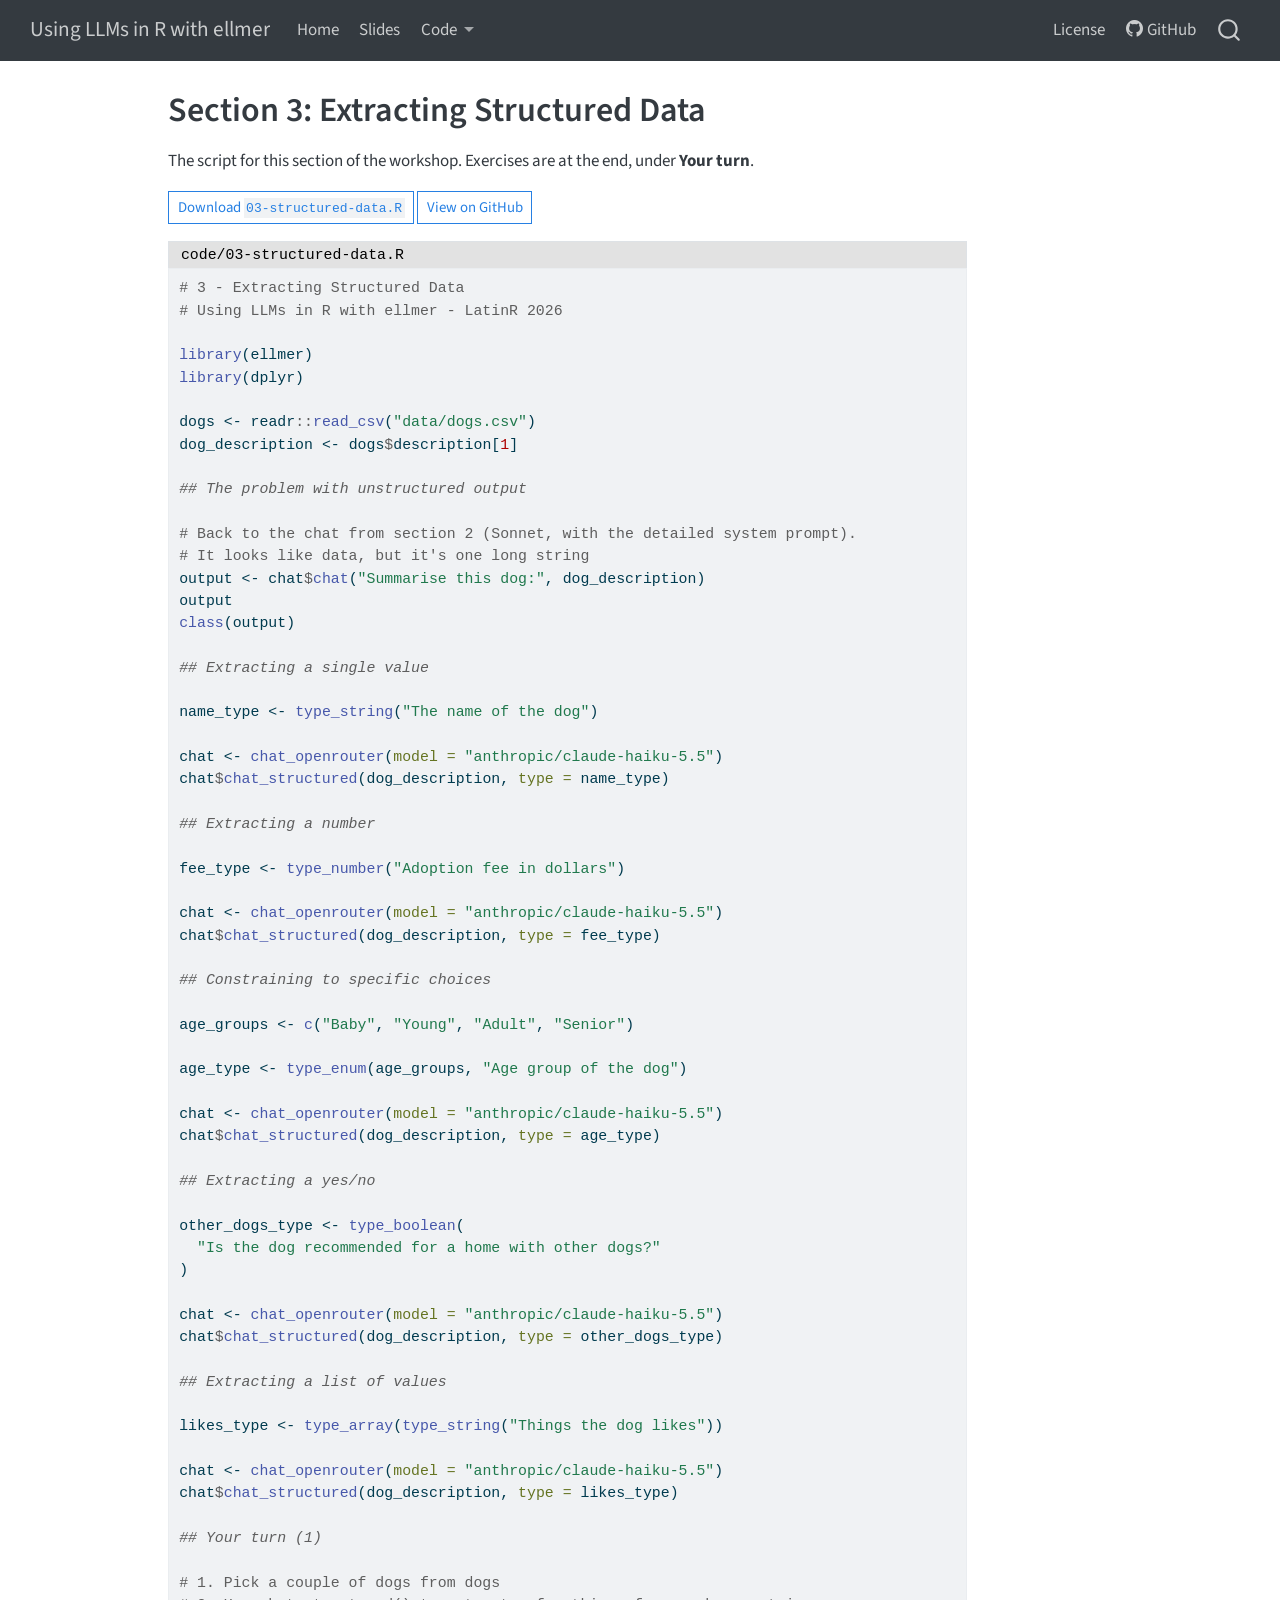
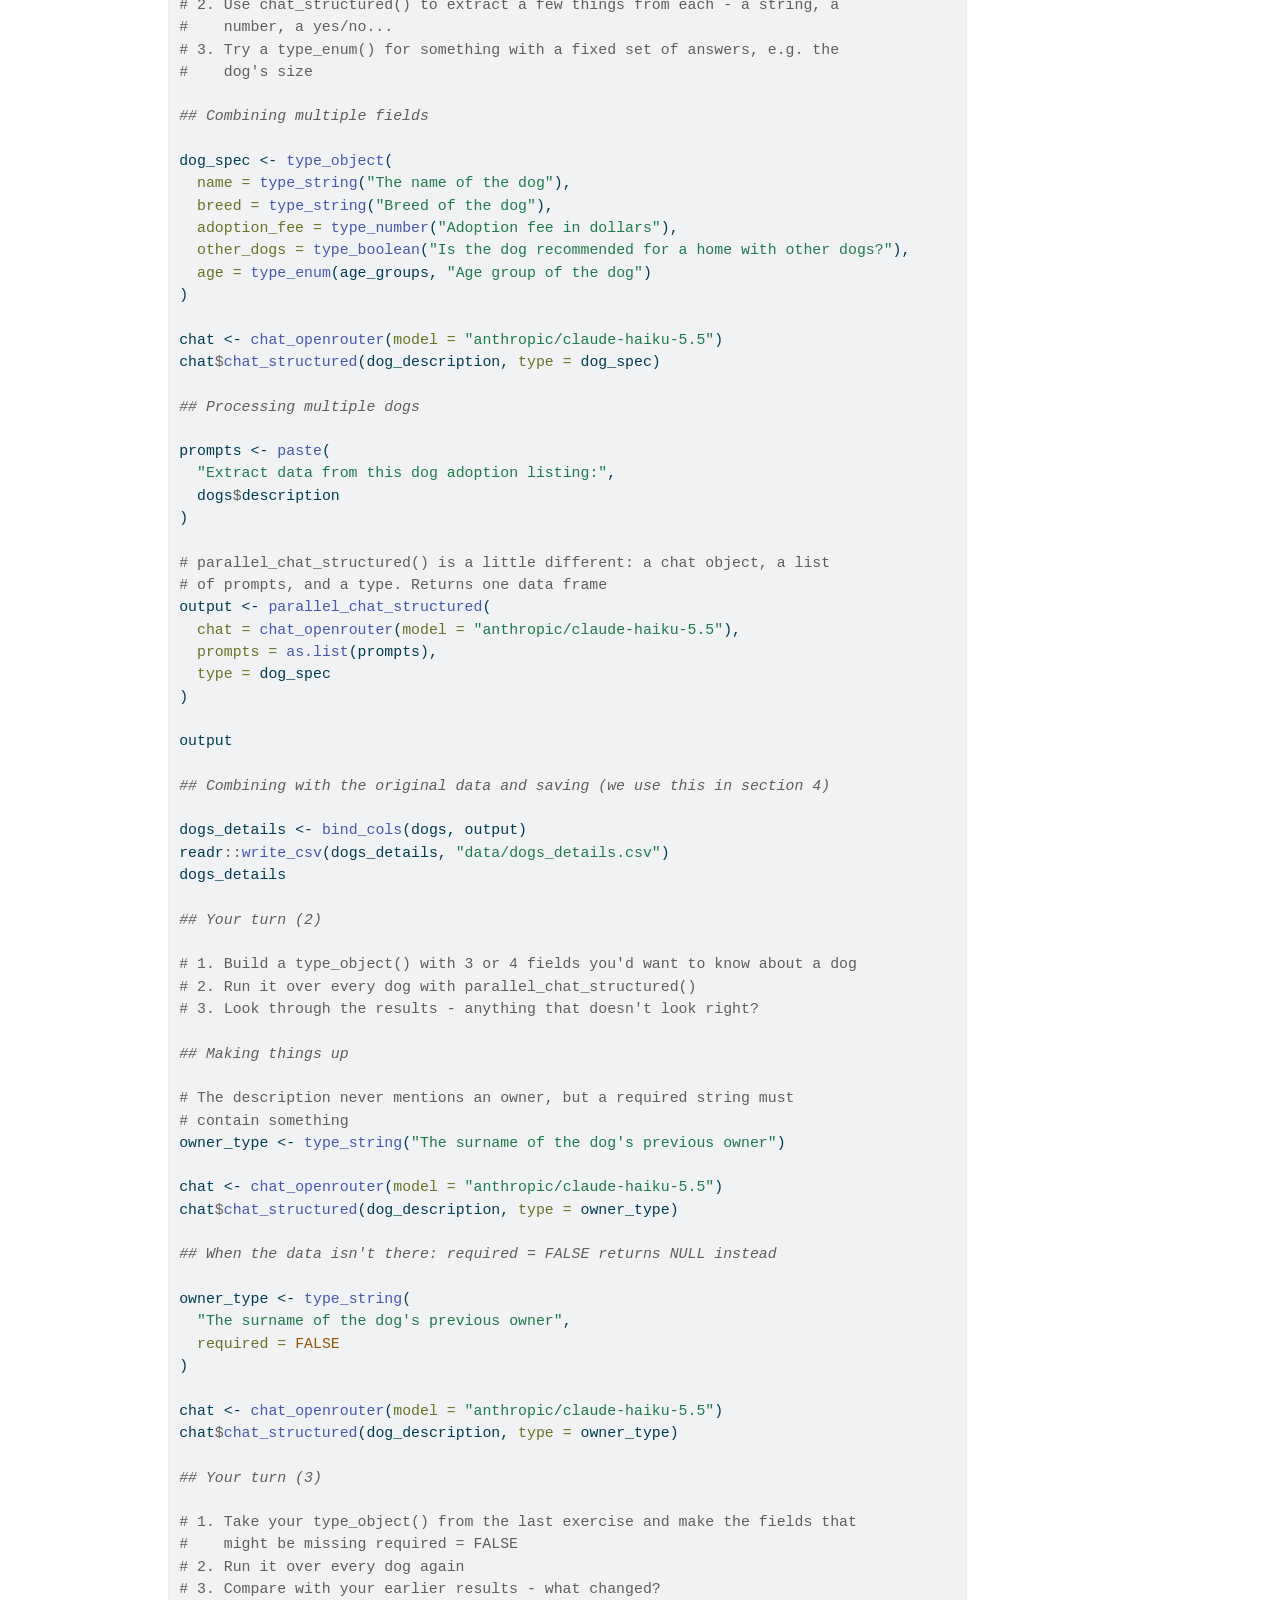
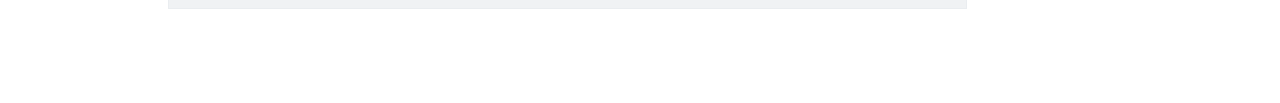
<file: code/03-structured-data.html>
<!DOCTYPE html>
<html xmlns="http://www.w3.org/1999/xhtml" lang="en" xml:lang="en"><head>

<meta charset="utf-8">
<meta name="generator" content="quarto-1.11.9">

<meta name="viewport" content="width=device-width, initial-scale=1.0, user-scalable=yes">


<title>Section 3: Extracting Structured Data – Using LLMs in R with ellmer</title>
<style>
/* Default styles provided by pandoc.
** See https://pandoc.org/MANUAL.html#variables-for-html for config info.
*/
span.smallcaps{font-variant: small-caps;}
div.columns{display: flex; gap: 1.5em;}
div.column{flex: auto;}
@media screen {
div.columns{gap: min(4vw, 1.5em);}
div.column{overflow-x: auto;}
}
div.hanging-indent{margin-left: 1.5em; text-indent: -1.5em;}
ul.task-list{list-style: none;}
ul.task-list li input[type="checkbox"] {
  width: 0.8em;
  margin: 0 0.8em 0.2em -1em; /* quarto-specific, see https://github.com/quarto-dev/quarto-cli/issues/4556 */ 
  vertical-align: middle;
}
/* CSS for syntax highlighting */
html { -webkit-text-size-adjust: 100%; }
pre > code.sourceCode { white-space: pre; position: relative; }
pre > code.sourceCode > span { display: inline-block; line-height: 1.25; }
pre > code.sourceCode > span:empty { height: 1.2em; }
.sourceCode { overflow: visible; }
code.sourceCode > span { color: inherit; text-decoration: inherit; }
div.sourceCode { margin: 1em 0; }
pre.sourceCode { margin: 0; }
@media screen {
div.sourceCode { overflow: auto; }
}
@media print {
pre > code.sourceCode { white-space: pre-wrap; }
pre > code.sourceCode > span { text-indent: -5em; padding-left: 5em; }
}
pre.numberSource code
  { counter-reset: source-line 0; }
pre.numberSource code > span
  { position: relative; left: -4em; counter-increment: source-line; }
pre.numberSource code > span > a:first-child::before
  { content: counter(source-line);
    position: relative; left: -1em; text-align: right; vertical-align: baseline;
    border: none; display: inline-block;
    -webkit-touch-callout: none; -webkit-user-select: none;
    -khtml-user-select: none; -moz-user-select: none;
    -ms-user-select: none; user-select: none;
    padding: 0 4px; width: 4em;
  }
pre.numberSource { margin-left: 3em;  padding-left: 4px; }
div.sourceCode
  {   }
@media screen {
pre > code.sourceCode > span > a:first-child::before { text-decoration: underline; }
}
</style>


<script src="../site_libs/quarto-nav/quarto-nav.js"></script>
<script src="../site_libs/quarto-nav/headroom.min.js"></script>
<script src="../site_libs/clipboard/clipboard.min.js"></script>
<script src="../site_libs/quarto-search/autocomplete.umd.js"></script>
<script src="../site_libs/quarto-search/fuse.min.js"></script>
<script src="../site_libs/quarto-search/quarto-search.js"></script>
<meta name="quarto:offset" content="../">
<script src="../site_libs/quarto-html/quarto.js" type="module"></script>
<script src="../site_libs/quarto-html/tabsets/tabsets.js" type="module"></script>
<script src="../site_libs/quarto-html/scrollable-regions/scrollable-regions.js" type="module"></script>
<script src="../site_libs/quarto-html/popper.min.js"></script>
<script src="../site_libs/quarto-html/tippy.umd.min.js"></script>
<script src="../site_libs/quarto-html/anchor.min.js"></script>
<link href="../site_libs/quarto-html/tippy.css" rel="stylesheet">
<link href="../site_libs/quarto-html/quarto-syntax-highlighting-63b5708e65d6cd79cd7618c58d0c21e7.css" rel="stylesheet" id="quarto-text-highlighting-styles">
<script src="../site_libs/bootstrap/bootstrap.min.js"></script>
<link href="../site_libs/bootstrap/bootstrap-icons.css" rel="stylesheet">
<link href="../site_libs/bootstrap/bootstrap-f4b6782871320f573c0d6d7fdc3d6c30.min.css" rel="stylesheet" append-hash="true" id="quarto-bootstrap" data-mode="light">
<script id="quarto-search-options" type="application/json">{
  "location": "navbar",
  "copy-button": false,
  "collapse-after": 3,
  "panel-placement": "end",
  "type": "overlay",
  "limit": 50,
  "keyboard-shortcut": [
    "f",
    "/",
    "s"
  ],
  "show-item-context": false,
  "language": {
    "search-no-results-text": "No results",
    "search-matching-documents-text": "matching documents",
    "search-copy-link-title": "Copy link to search",
    "search-hide-matches-text": "Hide additional matches",
    "search-more-match-text": "more match in this document",
    "search-more-matches-text": "more matches in this document",
    "search-clear-button-title": "Clear",
    "search-text-placeholder": "",
    "search-detached-cancel-button-title": "Cancel",
    "search-submit-button-title": "Submit",
    "search-label": "Search"
  }
}</script>


<link rel="stylesheet" href="../styles.scss">
</head>

<body class="nav-fixed quarto-light"><a id="quarto-skip-link" class="visually-hidden-focusable" href="#quarto-document-content">Skip to main content</a>

<div id="quarto-search-results"></div>
  <header id="quarto-header" class="headroom fixed-top">
    <nav class="navbar navbar-expand-lg " data-bs-theme="dark" aria-label="Site">
      <div class="navbar-container container-fluid">
      <div class="navbar-brand-container mx-auto">
    <a class="navbar-brand" href="../index.html">
    <span class="navbar-title">Using LLMs in R with ellmer</span>
    </a>
  </div>
          <button class="navbar-toggler" type="button" data-bs-toggle="collapse" data-bs-target="#navbarCollapse" aria-controls="navbarCollapse" aria-expanded="false" aria-label="Toggle navigation" onclick="if (window.quartoToggleHeadroom) { window.quartoToggleHeadroom(); }">
  <span class="navbar-toggler-icon"></span>
</button>
          <div class="collapse navbar-collapse" id="navbarCollapse">
            <ul class="navbar-nav navbar-nav-scroll me-auto">
  <li class="nav-item">
    <a class="nav-link" href="../index.html"> 
<span class="menu-text">Home</span></a>
  </li>  
  <li class="nav-item">
    <a class="nav-link" href="../materials/slides.html"> 
<span class="menu-text">Slides</span></a>
  </li>  
  <li class="nav-item dropdown ">
    <a class="nav-link dropdown-toggle" href="#" id="nav-menu-code" role="link" data-bs-toggle="dropdown" aria-expanded="false">
 <span class="menu-text">Code</span>
    </a>
    <ul class="dropdown-menu" aria-labelledby="nav-menu-code">    
        <li>
    <a class="dropdown-item" href="../code/00-welcome-and-setup.html">
 <span class="dropdown-text">0: Welcome and Setup</span></a>
  </li>  
        <li>
    <a class="dropdown-item" href="../code/01-getting-started.html">
 <span class="dropdown-text">1: Getting Started with LLMs in R</span></a>
  </li>  
        <li>
    <a class="dropdown-item" href="../code/02-prompt-engineering.html">
 <span class="dropdown-text">2: Prompt Engineering</span></a>
  </li>  
        <li>
    <a class="dropdown-item" href="../code/03-structured-data.html">
 <span class="dropdown-text">3: Extracting Structured Data</span></a>
  </li>  
        <li>
    <a class="dropdown-item" href="../code/04-tool-calling.html">
 <span class="dropdown-text">4: Tool Calling</span></a>
  </li>  
        <li>
    <a class="dropdown-item" href="../code/05-other-libraries.html">
 <span class="dropdown-text">5 (Bonus): Other Libraries for LLMs in R</span></a>
  </li>  
    </ul>
  </li>
</ul>
            <ul class="navbar-nav navbar-nav-scroll ms-auto">
  <li class="nav-item">
    <a class="nav-link" href="../license-web.html"> <i class="bi bi-file-certificate" role="img">
</i> 
<span class="menu-text">License</span></a>
  </li>  
  <li class="nav-item">
    <a class="nav-link" href="https://github.com/thisisnic/ellmer-latinr"> <i class="bi bi-github" role="img">
</i> 
<span class="menu-text">GitHub</span></a>
  </li>  
</ul>
          </div> <!-- /navcollapse -->
            <div class="quarto-navbar-tools">
</div>
            <div id="quarto-search" class="" title="Search"></div>
      </div> <!-- /container-fluid -->
    </nav>
</header>
<!-- content -->
<div id="quarto-content" class="quarto-container page-columns page-rows-contents page-layout-article page-navbar">
<!-- sidebar -->
<!-- margin-sidebar -->
    <div id="quarto-margin-sidebar" class="sidebar margin-sidebar zindex-bottom">
        
    </div>
<!-- main -->
<main class="content" id="quarto-document-content" tabindex="-1">

<header id="title-block-header" class="quarto-title-block default">
<div class="quarto-title">
<h1 class="title">Section 3: Extracting Structured Data</h1>
</div>



<div class="quarto-title-meta">

    
  
    
  </div>
  


</header>


<p>The script for this section of the workshop. Exercises are at the end, under <strong>Your turn</strong>.</p>
<p><a href="https://raw.githubusercontent.com/thisisnic/ellmer-latinr/main/code/03-structured-data.R" class="btn btn-outline-primary btn-sm">Download <code>03-structured-data.R</code></a> <a href="https://github.com/thisisnic/ellmer-latinr/blob/main/code/03-structured-data.R" class="btn btn-outline-primary btn-sm">View on GitHub</a></p>
<div class="code-with-filename">
<div class="code-with-filename-file">
<pre><strong>code/03-structured-data.R</strong></pre>
</div>
<div class="code-copy-outer-scaffold"><div class="sourceCode" id="cb1" data-filename="code/03-structured-data.R"><pre class="sourceCode r code-with-copy"><code class="sourceCode r"><span id="cb1-1"><a href="#cb1-1" aria-hidden="true" tabindex="-1"></a><span class="co"># 3 - Extracting Structured Data</span></span>
<span id="cb1-2"><a href="#cb1-2" aria-hidden="true" tabindex="-1"></a><span class="co"># Using LLMs in R with ellmer - LatinR 2026</span></span>
<span id="cb1-3"><a href="#cb1-3" aria-hidden="true" tabindex="-1"></a></span>
<span id="cb1-4"><a href="#cb1-4" aria-hidden="true" tabindex="-1"></a><span class="fu">library</span>(ellmer)</span>
<span id="cb1-5"><a href="#cb1-5" aria-hidden="true" tabindex="-1"></a><span class="fu">library</span>(dplyr)</span>
<span id="cb1-6"><a href="#cb1-6" aria-hidden="true" tabindex="-1"></a></span>
<span id="cb1-7"><a href="#cb1-7" aria-hidden="true" tabindex="-1"></a>dogs <span class="ot">&lt;-</span> readr<span class="sc">::</span><span class="fu">read_csv</span>(<span class="st">"data/dogs.csv"</span>)</span>
<span id="cb1-8"><a href="#cb1-8" aria-hidden="true" tabindex="-1"></a>dog_description <span class="ot">&lt;-</span> dogs<span class="sc">$</span>description[<span class="dv">1</span>]</span>
<span id="cb1-9"><a href="#cb1-9" aria-hidden="true" tabindex="-1"></a></span>
<span id="cb1-10"><a href="#cb1-10" aria-hidden="true" tabindex="-1"></a><span class="do">## The problem with unstructured output</span></span>
<span id="cb1-11"><a href="#cb1-11" aria-hidden="true" tabindex="-1"></a></span>
<span id="cb1-12"><a href="#cb1-12" aria-hidden="true" tabindex="-1"></a><span class="co"># Back to the chat from section 2 (Sonnet, with the detailed system prompt).</span></span>
<span id="cb1-13"><a href="#cb1-13" aria-hidden="true" tabindex="-1"></a><span class="co"># It looks like data, but it's one long string</span></span>
<span id="cb1-14"><a href="#cb1-14" aria-hidden="true" tabindex="-1"></a>output <span class="ot">&lt;-</span> chat<span class="sc">$</span><span class="fu">chat</span>(<span class="st">"Summarise this dog:"</span>, dog_description)</span>
<span id="cb1-15"><a href="#cb1-15" aria-hidden="true" tabindex="-1"></a>output</span>
<span id="cb1-16"><a href="#cb1-16" aria-hidden="true" tabindex="-1"></a><span class="fu">class</span>(output)</span>
<span id="cb1-17"><a href="#cb1-17" aria-hidden="true" tabindex="-1"></a></span>
<span id="cb1-18"><a href="#cb1-18" aria-hidden="true" tabindex="-1"></a><span class="do">## Extracting a single value</span></span>
<span id="cb1-19"><a href="#cb1-19" aria-hidden="true" tabindex="-1"></a></span>
<span id="cb1-20"><a href="#cb1-20" aria-hidden="true" tabindex="-1"></a>name_type <span class="ot">&lt;-</span> <span class="fu">type_string</span>(<span class="st">"The name of the dog"</span>)</span>
<span id="cb1-21"><a href="#cb1-21" aria-hidden="true" tabindex="-1"></a></span>
<span id="cb1-22"><a href="#cb1-22" aria-hidden="true" tabindex="-1"></a>chat <span class="ot">&lt;-</span> <span class="fu">chat_openrouter</span>(<span class="at">model =</span> <span class="st">"anthropic/claude-haiku-5.5"</span>)</span>
<span id="cb1-23"><a href="#cb1-23" aria-hidden="true" tabindex="-1"></a>chat<span class="sc">$</span><span class="fu">chat_structured</span>(dog_description, <span class="at">type =</span> name_type)</span>
<span id="cb1-24"><a href="#cb1-24" aria-hidden="true" tabindex="-1"></a></span>
<span id="cb1-25"><a href="#cb1-25" aria-hidden="true" tabindex="-1"></a><span class="do">## Extracting a number</span></span>
<span id="cb1-26"><a href="#cb1-26" aria-hidden="true" tabindex="-1"></a></span>
<span id="cb1-27"><a href="#cb1-27" aria-hidden="true" tabindex="-1"></a>fee_type <span class="ot">&lt;-</span> <span class="fu">type_number</span>(<span class="st">"Adoption fee in dollars"</span>)</span>
<span id="cb1-28"><a href="#cb1-28" aria-hidden="true" tabindex="-1"></a></span>
<span id="cb1-29"><a href="#cb1-29" aria-hidden="true" tabindex="-1"></a>chat <span class="ot">&lt;-</span> <span class="fu">chat_openrouter</span>(<span class="at">model =</span> <span class="st">"anthropic/claude-haiku-5.5"</span>)</span>
<span id="cb1-30"><a href="#cb1-30" aria-hidden="true" tabindex="-1"></a>chat<span class="sc">$</span><span class="fu">chat_structured</span>(dog_description, <span class="at">type =</span> fee_type)</span>
<span id="cb1-31"><a href="#cb1-31" aria-hidden="true" tabindex="-1"></a></span>
<span id="cb1-32"><a href="#cb1-32" aria-hidden="true" tabindex="-1"></a><span class="do">## Constraining to specific choices</span></span>
<span id="cb1-33"><a href="#cb1-33" aria-hidden="true" tabindex="-1"></a></span>
<span id="cb1-34"><a href="#cb1-34" aria-hidden="true" tabindex="-1"></a>age_groups <span class="ot">&lt;-</span> <span class="fu">c</span>(<span class="st">"Baby"</span>, <span class="st">"Young"</span>, <span class="st">"Adult"</span>, <span class="st">"Senior"</span>)</span>
<span id="cb1-35"><a href="#cb1-35" aria-hidden="true" tabindex="-1"></a></span>
<span id="cb1-36"><a href="#cb1-36" aria-hidden="true" tabindex="-1"></a>age_type <span class="ot">&lt;-</span> <span class="fu">type_enum</span>(age_groups, <span class="st">"Age group of the dog"</span>)</span>
<span id="cb1-37"><a href="#cb1-37" aria-hidden="true" tabindex="-1"></a></span>
<span id="cb1-38"><a href="#cb1-38" aria-hidden="true" tabindex="-1"></a>chat <span class="ot">&lt;-</span> <span class="fu">chat_openrouter</span>(<span class="at">model =</span> <span class="st">"anthropic/claude-haiku-5.5"</span>)</span>
<span id="cb1-39"><a href="#cb1-39" aria-hidden="true" tabindex="-1"></a>chat<span class="sc">$</span><span class="fu">chat_structured</span>(dog_description, <span class="at">type =</span> age_type)</span>
<span id="cb1-40"><a href="#cb1-40" aria-hidden="true" tabindex="-1"></a></span>
<span id="cb1-41"><a href="#cb1-41" aria-hidden="true" tabindex="-1"></a><span class="do">## Extracting a yes/no</span></span>
<span id="cb1-42"><a href="#cb1-42" aria-hidden="true" tabindex="-1"></a></span>
<span id="cb1-43"><a href="#cb1-43" aria-hidden="true" tabindex="-1"></a>other_dogs_type <span class="ot">&lt;-</span> <span class="fu">type_boolean</span>(</span>
<span id="cb1-44"><a href="#cb1-44" aria-hidden="true" tabindex="-1"></a>  <span class="st">"Is the dog recommended for a home with other dogs?"</span></span>
<span id="cb1-45"><a href="#cb1-45" aria-hidden="true" tabindex="-1"></a>)</span>
<span id="cb1-46"><a href="#cb1-46" aria-hidden="true" tabindex="-1"></a></span>
<span id="cb1-47"><a href="#cb1-47" aria-hidden="true" tabindex="-1"></a>chat <span class="ot">&lt;-</span> <span class="fu">chat_openrouter</span>(<span class="at">model =</span> <span class="st">"anthropic/claude-haiku-5.5"</span>)</span>
<span id="cb1-48"><a href="#cb1-48" aria-hidden="true" tabindex="-1"></a>chat<span class="sc">$</span><span class="fu">chat_structured</span>(dog_description, <span class="at">type =</span> other_dogs_type)</span>
<span id="cb1-49"><a href="#cb1-49" aria-hidden="true" tabindex="-1"></a></span>
<span id="cb1-50"><a href="#cb1-50" aria-hidden="true" tabindex="-1"></a><span class="do">## Extracting a list of values</span></span>
<span id="cb1-51"><a href="#cb1-51" aria-hidden="true" tabindex="-1"></a></span>
<span id="cb1-52"><a href="#cb1-52" aria-hidden="true" tabindex="-1"></a>likes_type <span class="ot">&lt;-</span> <span class="fu">type_array</span>(<span class="fu">type_string</span>(<span class="st">"Things the dog likes"</span>))</span>
<span id="cb1-53"><a href="#cb1-53" aria-hidden="true" tabindex="-1"></a></span>
<span id="cb1-54"><a href="#cb1-54" aria-hidden="true" tabindex="-1"></a>chat <span class="ot">&lt;-</span> <span class="fu">chat_openrouter</span>(<span class="at">model =</span> <span class="st">"anthropic/claude-haiku-5.5"</span>)</span>
<span id="cb1-55"><a href="#cb1-55" aria-hidden="true" tabindex="-1"></a>chat<span class="sc">$</span><span class="fu">chat_structured</span>(dog_description, <span class="at">type =</span> likes_type)</span>
<span id="cb1-56"><a href="#cb1-56" aria-hidden="true" tabindex="-1"></a></span>
<span id="cb1-57"><a href="#cb1-57" aria-hidden="true" tabindex="-1"></a><span class="do">## Your turn (1)</span></span>
<span id="cb1-58"><a href="#cb1-58" aria-hidden="true" tabindex="-1"></a></span>
<span id="cb1-59"><a href="#cb1-59" aria-hidden="true" tabindex="-1"></a><span class="co"># 1. Pick a couple of dogs from dogs</span></span>
<span id="cb1-60"><a href="#cb1-60" aria-hidden="true" tabindex="-1"></a><span class="co"># 2. Use chat_structured() to extract a few things from each - a string, a</span></span>
<span id="cb1-61"><a href="#cb1-61" aria-hidden="true" tabindex="-1"></a><span class="co">#    number, a yes/no...</span></span>
<span id="cb1-62"><a href="#cb1-62" aria-hidden="true" tabindex="-1"></a><span class="co"># 3. Try a type_enum() for something with a fixed set of answers, e.g. the</span></span>
<span id="cb1-63"><a href="#cb1-63" aria-hidden="true" tabindex="-1"></a><span class="co">#    dog's size</span></span>
<span id="cb1-64"><a href="#cb1-64" aria-hidden="true" tabindex="-1"></a></span>
<span id="cb1-65"><a href="#cb1-65" aria-hidden="true" tabindex="-1"></a><span class="do">## Combining multiple fields</span></span>
<span id="cb1-66"><a href="#cb1-66" aria-hidden="true" tabindex="-1"></a></span>
<span id="cb1-67"><a href="#cb1-67" aria-hidden="true" tabindex="-1"></a>dog_spec <span class="ot">&lt;-</span> <span class="fu">type_object</span>(</span>
<span id="cb1-68"><a href="#cb1-68" aria-hidden="true" tabindex="-1"></a>  <span class="at">name =</span> <span class="fu">type_string</span>(<span class="st">"The name of the dog"</span>),</span>
<span id="cb1-69"><a href="#cb1-69" aria-hidden="true" tabindex="-1"></a>  <span class="at">breed =</span> <span class="fu">type_string</span>(<span class="st">"Breed of the dog"</span>),</span>
<span id="cb1-70"><a href="#cb1-70" aria-hidden="true" tabindex="-1"></a>  <span class="at">adoption_fee =</span> <span class="fu">type_number</span>(<span class="st">"Adoption fee in dollars"</span>),</span>
<span id="cb1-71"><a href="#cb1-71" aria-hidden="true" tabindex="-1"></a>  <span class="at">other_dogs =</span> <span class="fu">type_boolean</span>(<span class="st">"Is the dog recommended for a home with other dogs?"</span>),</span>
<span id="cb1-72"><a href="#cb1-72" aria-hidden="true" tabindex="-1"></a>  <span class="at">age =</span> <span class="fu">type_enum</span>(age_groups, <span class="st">"Age group of the dog"</span>)</span>
<span id="cb1-73"><a href="#cb1-73" aria-hidden="true" tabindex="-1"></a>)</span>
<span id="cb1-74"><a href="#cb1-74" aria-hidden="true" tabindex="-1"></a></span>
<span id="cb1-75"><a href="#cb1-75" aria-hidden="true" tabindex="-1"></a>chat <span class="ot">&lt;-</span> <span class="fu">chat_openrouter</span>(<span class="at">model =</span> <span class="st">"anthropic/claude-haiku-5.5"</span>)</span>
<span id="cb1-76"><a href="#cb1-76" aria-hidden="true" tabindex="-1"></a>chat<span class="sc">$</span><span class="fu">chat_structured</span>(dog_description, <span class="at">type =</span> dog_spec)</span>
<span id="cb1-77"><a href="#cb1-77" aria-hidden="true" tabindex="-1"></a></span>
<span id="cb1-78"><a href="#cb1-78" aria-hidden="true" tabindex="-1"></a><span class="do">## Processing multiple dogs</span></span>
<span id="cb1-79"><a href="#cb1-79" aria-hidden="true" tabindex="-1"></a></span>
<span id="cb1-80"><a href="#cb1-80" aria-hidden="true" tabindex="-1"></a>prompts <span class="ot">&lt;-</span> <span class="fu">paste</span>(</span>
<span id="cb1-81"><a href="#cb1-81" aria-hidden="true" tabindex="-1"></a>  <span class="st">"Extract data from this dog adoption listing:"</span>,</span>
<span id="cb1-82"><a href="#cb1-82" aria-hidden="true" tabindex="-1"></a>  dogs<span class="sc">$</span>description</span>
<span id="cb1-83"><a href="#cb1-83" aria-hidden="true" tabindex="-1"></a>)</span>
<span id="cb1-84"><a href="#cb1-84" aria-hidden="true" tabindex="-1"></a></span>
<span id="cb1-85"><a href="#cb1-85" aria-hidden="true" tabindex="-1"></a><span class="co"># parallel_chat_structured() is a little different: a chat object, a list</span></span>
<span id="cb1-86"><a href="#cb1-86" aria-hidden="true" tabindex="-1"></a><span class="co"># of prompts, and a type. Returns one data frame</span></span>
<span id="cb1-87"><a href="#cb1-87" aria-hidden="true" tabindex="-1"></a>output <span class="ot">&lt;-</span> <span class="fu">parallel_chat_structured</span>(</span>
<span id="cb1-88"><a href="#cb1-88" aria-hidden="true" tabindex="-1"></a>  <span class="at">chat =</span> <span class="fu">chat_openrouter</span>(<span class="at">model =</span> <span class="st">"anthropic/claude-haiku-5.5"</span>),</span>
<span id="cb1-89"><a href="#cb1-89" aria-hidden="true" tabindex="-1"></a>  <span class="at">prompts =</span> <span class="fu">as.list</span>(prompts),</span>
<span id="cb1-90"><a href="#cb1-90" aria-hidden="true" tabindex="-1"></a>  <span class="at">type =</span> dog_spec</span>
<span id="cb1-91"><a href="#cb1-91" aria-hidden="true" tabindex="-1"></a>)</span>
<span id="cb1-92"><a href="#cb1-92" aria-hidden="true" tabindex="-1"></a></span>
<span id="cb1-93"><a href="#cb1-93" aria-hidden="true" tabindex="-1"></a>output</span>
<span id="cb1-94"><a href="#cb1-94" aria-hidden="true" tabindex="-1"></a></span>
<span id="cb1-95"><a href="#cb1-95" aria-hidden="true" tabindex="-1"></a><span class="do">## Combining with the original data and saving (we use this in section 4)</span></span>
<span id="cb1-96"><a href="#cb1-96" aria-hidden="true" tabindex="-1"></a></span>
<span id="cb1-97"><a href="#cb1-97" aria-hidden="true" tabindex="-1"></a>dogs_details <span class="ot">&lt;-</span> <span class="fu">bind_cols</span>(dogs, output)</span>
<span id="cb1-98"><a href="#cb1-98" aria-hidden="true" tabindex="-1"></a>readr<span class="sc">::</span><span class="fu">write_csv</span>(dogs_details, <span class="st">"data/dogs_details.csv"</span>)</span>
<span id="cb1-99"><a href="#cb1-99" aria-hidden="true" tabindex="-1"></a>dogs_details</span>
<span id="cb1-100"><a href="#cb1-100" aria-hidden="true" tabindex="-1"></a></span>
<span id="cb1-101"><a href="#cb1-101" aria-hidden="true" tabindex="-1"></a><span class="do">## Your turn (2)</span></span>
<span id="cb1-102"><a href="#cb1-102" aria-hidden="true" tabindex="-1"></a></span>
<span id="cb1-103"><a href="#cb1-103" aria-hidden="true" tabindex="-1"></a><span class="co"># 1. Build a type_object() with 3 or 4 fields you'd want to know about a dog</span></span>
<span id="cb1-104"><a href="#cb1-104" aria-hidden="true" tabindex="-1"></a><span class="co"># 2. Run it over every dog with parallel_chat_structured()</span></span>
<span id="cb1-105"><a href="#cb1-105" aria-hidden="true" tabindex="-1"></a><span class="co"># 3. Look through the results - anything that doesn't look right?</span></span>
<span id="cb1-106"><a href="#cb1-106" aria-hidden="true" tabindex="-1"></a></span>
<span id="cb1-107"><a href="#cb1-107" aria-hidden="true" tabindex="-1"></a><span class="do">## Making things up</span></span>
<span id="cb1-108"><a href="#cb1-108" aria-hidden="true" tabindex="-1"></a></span>
<span id="cb1-109"><a href="#cb1-109" aria-hidden="true" tabindex="-1"></a><span class="co"># The description never mentions an owner, but a required string must</span></span>
<span id="cb1-110"><a href="#cb1-110" aria-hidden="true" tabindex="-1"></a><span class="co"># contain something</span></span>
<span id="cb1-111"><a href="#cb1-111" aria-hidden="true" tabindex="-1"></a>owner_type <span class="ot">&lt;-</span> <span class="fu">type_string</span>(<span class="st">"The surname of the dog's previous owner"</span>)</span>
<span id="cb1-112"><a href="#cb1-112" aria-hidden="true" tabindex="-1"></a></span>
<span id="cb1-113"><a href="#cb1-113" aria-hidden="true" tabindex="-1"></a>chat <span class="ot">&lt;-</span> <span class="fu">chat_openrouter</span>(<span class="at">model =</span> <span class="st">"anthropic/claude-haiku-5.5"</span>)</span>
<span id="cb1-114"><a href="#cb1-114" aria-hidden="true" tabindex="-1"></a>chat<span class="sc">$</span><span class="fu">chat_structured</span>(dog_description, <span class="at">type =</span> owner_type)</span>
<span id="cb1-115"><a href="#cb1-115" aria-hidden="true" tabindex="-1"></a></span>
<span id="cb1-116"><a href="#cb1-116" aria-hidden="true" tabindex="-1"></a><span class="do">## When the data isn't there: required = FALSE returns NULL instead</span></span>
<span id="cb1-117"><a href="#cb1-117" aria-hidden="true" tabindex="-1"></a></span>
<span id="cb1-118"><a href="#cb1-118" aria-hidden="true" tabindex="-1"></a>owner_type <span class="ot">&lt;-</span> <span class="fu">type_string</span>(</span>
<span id="cb1-119"><a href="#cb1-119" aria-hidden="true" tabindex="-1"></a>  <span class="st">"The surname of the dog's previous owner"</span>,</span>
<span id="cb1-120"><a href="#cb1-120" aria-hidden="true" tabindex="-1"></a>  <span class="at">required =</span> <span class="cn">FALSE</span></span>
<span id="cb1-121"><a href="#cb1-121" aria-hidden="true" tabindex="-1"></a>)</span>
<span id="cb1-122"><a href="#cb1-122" aria-hidden="true" tabindex="-1"></a></span>
<span id="cb1-123"><a href="#cb1-123" aria-hidden="true" tabindex="-1"></a>chat <span class="ot">&lt;-</span> <span class="fu">chat_openrouter</span>(<span class="at">model =</span> <span class="st">"anthropic/claude-haiku-5.5"</span>)</span>
<span id="cb1-124"><a href="#cb1-124" aria-hidden="true" tabindex="-1"></a>chat<span class="sc">$</span><span class="fu">chat_structured</span>(dog_description, <span class="at">type =</span> owner_type)</span>
<span id="cb1-125"><a href="#cb1-125" aria-hidden="true" tabindex="-1"></a></span>
<span id="cb1-126"><a href="#cb1-126" aria-hidden="true" tabindex="-1"></a><span class="do">## Your turn (3)</span></span>
<span id="cb1-127"><a href="#cb1-127" aria-hidden="true" tabindex="-1"></a></span>
<span id="cb1-128"><a href="#cb1-128" aria-hidden="true" tabindex="-1"></a><span class="co"># 1. Take your type_object() from the last exercise and make the fields that</span></span>
<span id="cb1-129"><a href="#cb1-129" aria-hidden="true" tabindex="-1"></a><span class="co">#    might be missing required = FALSE</span></span>
<span id="cb1-130"><a href="#cb1-130" aria-hidden="true" tabindex="-1"></a><span class="co"># 2. Run it over every dog again</span></span>
<span id="cb1-131"><a href="#cb1-131" aria-hidden="true" tabindex="-1"></a><span class="co"># 3. Compare with your earlier results - what changed?</span></span></code></pre></div><button title="Copy to Clipboard" class="code-copy-button"><i class="bi"></i></button></div>
</div>



</main> <!-- /main -->
<script id="quarto-html-after-body" type="application/javascript">
  window.document.addEventListener("DOMContentLoaded", function (event) {
    const icon = "";
    const anchorJS = new window.AnchorJS();
    anchorJS.options = {
      placement: 'right',
      icon: icon
    };
    anchorJS.add('.anchored');
    const isCodeAnnotation = (el) => {
      for (const clz of el.classList) {
        if (clz.startsWith('code-annotation-')) {                     
          return true;
        }
      }
      return false;
    }
    const onCopySuccess = function(e) {
      // button target
      const button = e.trigger;
      // don't keep focus
      button.blur();
      // flash "checked"
      button.classList.add('code-copy-button-checked');
      var currentTitle = button.getAttribute("title");
      button.setAttribute("title", "Copied!");
      let tooltip;
      if (window.bootstrap) {
        button.setAttribute("data-bs-toggle", "tooltip");
        button.setAttribute("data-bs-placement", "left");
        button.setAttribute("data-bs-title", "Copied!");
        tooltip = new bootstrap.Tooltip(button, 
          { trigger: "manual", 
            customClass: "code-copy-button-tooltip",
            offset: [0, -8]});
        tooltip.show();    
      }
      setTimeout(function() {
        if (tooltip) {
          tooltip.hide();
          button.removeAttribute("data-bs-title");
          button.removeAttribute("data-bs-toggle");
          button.removeAttribute("data-bs-placement");
        }
        button.setAttribute("title", currentTitle);
        button.classList.remove('code-copy-button-checked');
      }, 1000);
      // clear code selection
      e.clearSelection();
    }
    const getTextToCopy = function(trigger) {
      const outerScaffold = trigger.parentElement.cloneNode(true);
      const codeEl = outerScaffold.querySelector('code');
      for (const childEl of codeEl.children) {
        if (isCodeAnnotation(childEl)) {
          childEl.remove();
        }
      }
      return codeEl.innerText;
    }
    const clipboard = new window.ClipboardJS('.code-copy-button:not([data-in-quarto-modal])', {
      text: getTextToCopy
    });
    clipboard.on('success', onCopySuccess);
    if (window.document.getElementById('quarto-embedded-source-code-modal')) {
      const clipboardModal = new window.ClipboardJS('.code-copy-button[data-in-quarto-modal]', {
        text: getTextToCopy,
        container: window.document.getElementById('quarto-embedded-source-code-modal')
      });
      clipboardModal.on('success', onCopySuccess);
    }
      var localhostRegex = new RegExp(/^(?:http|https):\/\/localhost\:?[0-9]*\//);
      var mailtoRegex = new RegExp(/^mailto:/);
        var filterRegex = new RegExp("https:\/\/thisisnic\.github\.io\/ellmer-latinr\/");
      const newWindowLabel = "(opens in a new tab)";
      const newWindowNoteId = "quarto-ext-newwindow-label";
      // Links reference one hidden label through aria-describedby, so the
      // announcement never changes their accessible name.
      var describeNewWindow = (link) => {
        if (!window.document.getElementById(newWindowNoteId)) {
          var newWindowNote = window.document.createElement("span");
          newWindowNote.id = newWindowNoteId;
          newWindowNote.hidden = true;
          newWindowNote.textContent = newWindowLabel;
          window.document.body.appendChild(newWindowNote);
        }
        var describedBy = (link.getAttribute("aria-describedby") || "").split(/\s+/).filter(Boolean);
        if (!describedBy.includes(newWindowNoteId)) {
          describedBy.push(newWindowNoteId);
          link.setAttribute("aria-describedby", describedBy.join(" "));
        }
      }
      var isInternal = (href) => {
          return filterRegex.test(href) || localhostRegex.test(href) || mailtoRegex.test(href);
      }
      // Inspect non-navigation links and adorn them if external
      window.quartoDecorateExternalLinks = function (root) {
     var links = (root || window.document).querySelectorAll('a[href]:not(.nav-link):not(.navbar-brand):not(.toc-action):not(.sidebar-link):not(.sidebar-item-toggle):not(.pagination-link):not(.no-external):not([aria-hidden]):not(.dropdown-item):not(.quarto-navigation-tool):not(.about-link)');
      for (var i=0; i<links.length; i++) {
        const link = links[i];
        if (!isInternal(link.href)) {
          // undo the damage that might have been done by quarto-nav.js in the case of
          // links that we want to consider external
          if (link.dataset.originalHref !== undefined) {
            link.href = link.dataset.originalHref;
          }
            // target, if specified
            link.setAttribute("target", "_blank");
            if (link.getAttribute("rel") === null) {
              link.setAttribute("rel", "noopener");
            }
            describeNewWindow(link);
          if (!link.classList.contains('no-external-icon')) {
          }
        }
      }
      };
      window.quartoDecorateExternalLinks(window.document);
    // Esc closes the popup (WCAG 1.4.13) and focus leaving both trigger and
    // popup closes it (WCAG 2.4.11); tippy handles neither for interactive popups.
    const hideOnEscAndFocusOut = {
      name: 'hideOnEscAndFocusOut',
      defaultValue: true,
      fn(instance) {
        const dismiss = () => {
          // A show scheduled by the trigger delay would otherwise reopen it
          instance.clearDelayTimeouts();
          instance.hide();
        };
        const onKeyDown = (event) => {
          if (event.key !== 'Escape') {
            return;
          }
          // Keep Esc from also reaching page handlers (e.g. reveal.js overview),
          // except an open reveal.js slide menu, which Esc should close too.
          // The menu handles keys only when its keyboard option is on.
          const menuHandlesEsc = window.Reveal?.getPlugin?.('menu')?.isOpen() &&
            window.Reveal.getConfig().menu?.keyboard !== false;
          if (!menuHandlesEsc) {
            event.stopPropagation();
          }
          if (instance.popper.contains(window.document.activeElement)) {
            // Disabled while refocusing so the focus trigger does not reopen it
            instance.disable();
            instance.reference.focus();
            instance.enable();
          }
          dismiss();
        };
        const onFocusOut = (event) => {
          const target = event.relatedTarget;
          if (target && !instance.reference.contains(target) &&
              !instance.popper.contains(target)) {
            dismiss();
          }
        };
        // On the trigger too: a click trigger (code-annotations: select) has no
        // blur handling. Attached for the instance's lifetime so leaving the
        // trigger also cancels a show still pending on the trigger delay.
        instance.reference.addEventListener('focusout', onFocusOut);
        return {
          onShow() {
            window.document.addEventListener('keydown', onKeyDown, true);
            instance.popper.addEventListener('focusout', onFocusOut);
          },
          onHide() {
            window.document.removeEventListener('keydown', onKeyDown, true);
            instance.popper.removeEventListener('focusout', onFocusOut);
          },
          onDestroy() {
            instance.reference.removeEventListener('focusout', onFocusOut);
          },
        };
      },
    };
    function tippyHover(el, contentFn, onTriggerFn, onUntriggerFn) {
      const config = {
        allowHTML: true,
        maxWidth: 500,
        delay: 100,
        arrow: false,
        appendTo: function(el) {
            return el.parentElement;
        },
        interactive: true,
        interactiveBorder: 10,
        theme: 'quarto',
        placement: 'bottom-start',
        plugins: [hideOnEscAndFocusOut],
      };
      if (contentFn) {
        config.content = contentFn;
      }
      if (onTriggerFn) {
        config.onTrigger = onTriggerFn;
      }
      if (onUntriggerFn) {
        config.onUntrigger = onUntriggerFn;
      }
      window.tippy(el, config); 
    }
    const noterefs = window.document.querySelectorAll('a[role="doc-noteref"]');
    for (var i=0; i<noterefs.length; i++) {
      const ref = noterefs[i];
      tippyHover(ref, function() {
        // use id or data attribute instead here
        let href = ref.getAttribute('data-footnote-href') || ref.getAttribute('href');
        try { href = new URL(href).hash; } catch {}
        const id = href.replace(/^#\/?/, "");
        const note = window.document.getElementById(id);
        if (note) {
          return note.innerHTML;
        } else {
          return "";
        }
      });
    }
    const xrefs = window.document.querySelectorAll('a.quarto-xref');
    const processXRef = (id, note) => {
      // Strip column container classes
      const stripColumnClz = (el) => {
        el.classList.remove("page-full", "page-columns");
        if (el.children) {
          for (const child of el.children) {
            stripColumnClz(child);
          }
        }
      }
      stripColumnClz(note)
      if (id === null || id.startsWith('sec-')) {
        // Special case sections, only their first couple elements
        const container = document.createElement("div");
        if (note.children && note.children.length > 2) {
          container.appendChild(note.children[0].cloneNode(true));
          for (let i = 1; i < note.children.length; i++) {
            const child = note.children[i];
            if (child.tagName === "P" && child.innerText === "") {
              continue;
            } else {
              container.appendChild(child.cloneNode(true));
              break;
            }
          }
          if (window.Quarto?.typesetMath) {
            window.Quarto.typesetMath(container);
          }
          return container.innerHTML
        } else {
          if (window.Quarto?.typesetMath) {
            window.Quarto.typesetMath(note);
          }
          return note.innerHTML;
        }
      } else {
        // Remove any anchor links if they are present
        const anchorLink = note.querySelector('a.anchorjs-link');
        if (anchorLink) {
          anchorLink.remove();
        }
        if (window.Quarto?.typesetMath) {
          window.Quarto.typesetMath(note);
        }
        if (note.classList.contains("callout")) {
          return note.outerHTML;
        } else {
          return note.innerHTML;
        }
      }
    }
    for (var i=0; i<xrefs.length; i++) {
      const xref = xrefs[i];
      tippyHover(xref, undefined, function(instance) {
        instance.disable();
        let url = xref.getAttribute('href');
        let hash = undefined; 
        if (url.startsWith('#')) {
          hash = url;
        } else {
          try { hash = new URL(url).hash; } catch {}
        }
        if (hash) {
          const id = hash.replace(/^#\/?/, "");
          const note = window.document.getElementById(id);
          if (note !== null) {
            try {
              const html = processXRef(id, note.cloneNode(true));
              instance.setContent(html);
            } finally {
              instance.enable();
              instance.show();
            }
          } else {
            // See if we can fetch this
            fetch(url.split('#')[0])
            .then(res => res.text())
            .then(html => {
              const parser = new DOMParser();
              const htmlDoc = parser.parseFromString(html, "text/html");
              const note = htmlDoc.getElementById(id);
              if (note !== null) {
                const html = processXRef(id, note);
                instance.setContent(html);
              } 
            }).finally(() => {
              instance.enable();
              instance.show();
            });
          }
        } else {
          // See if we can fetch a full url (with no hash to target)
          // This is a special case and we should probably do some content thinning / targeting
          fetch(url)
          .then(res => res.text())
          .then(html => {
            const parser = new DOMParser();
            const htmlDoc = parser.parseFromString(html, "text/html");
            const note = htmlDoc.querySelector('main.content');
            if (note !== null) {
              // This should only happen for chapter cross references
              // (since there is no id in the URL)
              // remove the first header
              if (note.children.length > 0 && note.children[0].tagName === "HEADER") {
                note.children[0].remove();
              }
              const html = processXRef(null, note);
              instance.setContent(html);
            } 
          }).finally(() => {
            instance.enable();
            instance.show();
          });
        }
      }, function(instance) {
      });
    }
        let selectedAnnoteEl;
        const selectorForAnnotation = ( cell, annotation) => {
          let cellAttr = 'data-code-cell="' + cell + '"';
          let lineAttr = 'data-code-annotation="' +  annotation + '"';
          const selector = 'span[' + cellAttr + '][' + lineAttr + ']';
          return selector;
        }
        const selectCodeLines = (annoteEl) => {
          const doc = window.document;
          const targetCell = annoteEl.getAttribute("data-target-cell");
          const targetAnnotation = annoteEl.getAttribute("data-target-annotation");
          const annoteSpan = window.document.querySelector(selectorForAnnotation(targetCell, targetAnnotation));
          const lines = annoteSpan.getAttribute("data-code-lines").split(",");
          const lineIds = lines.map((line) => {
            return targetCell + "-" + line;
          })
          // Each band is positioned against its own containing block, which is
          // not the offsetParent of the lines, so place it from client rects.
          const placeBand = (band, firstEl, lastEl, codeBlock) => {
            const container = band.offsetParent;
            if (container === null) {
              return;
            }
            const containerRect = container.getBoundingClientRect();
            // Reveal.js scales slides with a transform, so convert client
            // pixels back to the CSS pixels of the container.
            const scale = containerRect.height / container.offsetHeight || 1;
            const firstRect = firstEl.getBoundingClientRect();
            const lastRect = lastEl.getBoundingClientRect();
            const top = (firstRect.top - containerRect.top) / scale - container.clientTop + container.scrollTop;
            const height = (lastRect.bottom - firstRect.top) / scale;
            band.style.top = top - 2 + "px";
            band.style.height = height + 4 + "px";
            if (codeBlock) {
              // Without the copy button wrapper, the containing block is wider
              // than the code block, so span the code block explicitly.
              const blockRect = codeBlock.getBoundingClientRect();
              band.style.left = (blockRect.left - containerRect.left) / scale - container.clientLeft + container.scrollLeft + "px";
              band.style.width = blockRect.width / scale + "px";
            }
          };
          if (lineIds.length > 0) {
            const el = window.document.getElementById(lineIds[0]);
            const lastEl = window.document.getElementById(lineIds[lineIds.length - 1]);
            const parent = el.parentElement.parentElement;
            // cook up a div (if necessary) and position it
            let div = window.document.getElementById("code-annotation-line-highlight");
            if (div === null) {
              div = window.document.createElement("div");
              div.setAttribute("id", "code-annotation-line-highlight");
              div.style.position = 'absolute';
              parent.appendChild(div);
            }
            placeBand(div, el, lastEl, parent.closest("div.sourceCode") || parent);
            let gutterDiv = window.document.getElementById("code-annotation-line-highlight-gutter");
            if (gutterDiv === null) {
              gutterDiv = window.document.createElement("div");
              gutterDiv.setAttribute("id", "code-annotation-line-highlight-gutter");
              gutterDiv.style.position = 'absolute';
              const codeCell = window.document.getElementById(targetCell);
              const gutter = codeCell.querySelector('.code-annotation-gutter');
              gutter.appendChild(gutterDiv);
            }
            placeBand(gutterDiv, el, lastEl);
            selectedAnnoteEl = annoteEl;
          }
        };
        const unselectCodeLines = () => {
          const elementsIds = ["code-annotation-line-highlight", "code-annotation-line-highlight-gutter"];
          elementsIds.forEach((elId) => {
            const div = window.document.getElementById(elId);
            if (div) {
              div.remove();
            }
          });
          selectedAnnoteEl = undefined;
        };
          // Handle positioning of the toggle
      window.addEventListener(
        "resize",
        throttle(() => {
          elRect = undefined;
          if (selectedAnnoteEl) {
            selectCodeLines(selectedAnnoteEl);
          }
        }, 10)
      );
      function throttle(fn, ms) {
      let throttle = false;
      let timer;
        return (...args) => {
          if(!throttle) { // first call gets through
              fn.apply(this, args);
              throttle = true;
          } else { // all the others get throttled
              if(timer) clearTimeout(timer); // cancel #2
              timer = setTimeout(() => {
                fn.apply(this, args);
                timer = throttle = false;
              }, ms);
          }
        };
      }
        // Attach click handler to the DT
        const annoteDls = window.document.querySelectorAll('dt[data-target-cell]');
        for (const annoteDlNode of annoteDls) {
          annoteDlNode.addEventListener('click', (event) => {
            const clickedEl = event.target;
            if (clickedEl !== selectedAnnoteEl) {
              unselectCodeLines();
              const activeEl = window.document.querySelector('dt[data-target-cell].code-annotation-active');
              if (activeEl) {
                activeEl.classList.remove('code-annotation-active');
              }
              selectCodeLines(clickedEl);
              clickedEl.classList.add('code-annotation-active');
            } else {
              // Unselect the line
              unselectCodeLines();
              clickedEl.classList.remove('code-annotation-active');
            }
          });
        }
    const findCites = (el) => {
      const parentEl = el.parentElement;
      if (parentEl) {
        const cites = parentEl.dataset.cites;
        if (cites) {
          return {
            el,
            cites: cites.split(' ')
          };
        } else {
          return findCites(el.parentElement)
        }
      } else {
        return undefined;
      }
    };
    var bibliorefs = window.document.querySelectorAll('a[role="doc-biblioref"]');
    for (var i=0; i<bibliorefs.length; i++) {
      const ref = bibliorefs[i];
      const citeInfo = findCites(ref);
      if (citeInfo) {
        tippyHover(citeInfo.el, function() {
          var popup = window.document.createElement('div');
          citeInfo.cites.forEach(function(cite) {
            var citeDiv = window.document.createElement('div');
            citeDiv.classList.add('hanging-indent');
            citeDiv.classList.add('csl-entry');
            var biblioDiv = window.document.getElementById('ref-' + cite);
            if (biblioDiv) {
              citeDiv.innerHTML = biblioDiv.innerHTML;
            }
            popup.appendChild(citeDiv);
          });
          return popup.innerHTML;
        });
      }
    }
  });
  </script>
  <script type="application/javascript">
  window.quartoScrollableRegionsLabels = {"code":"Scrollable code","output":"Scrollable output"};
  </script>
</div> <!-- /content -->




</body></html>
</file>
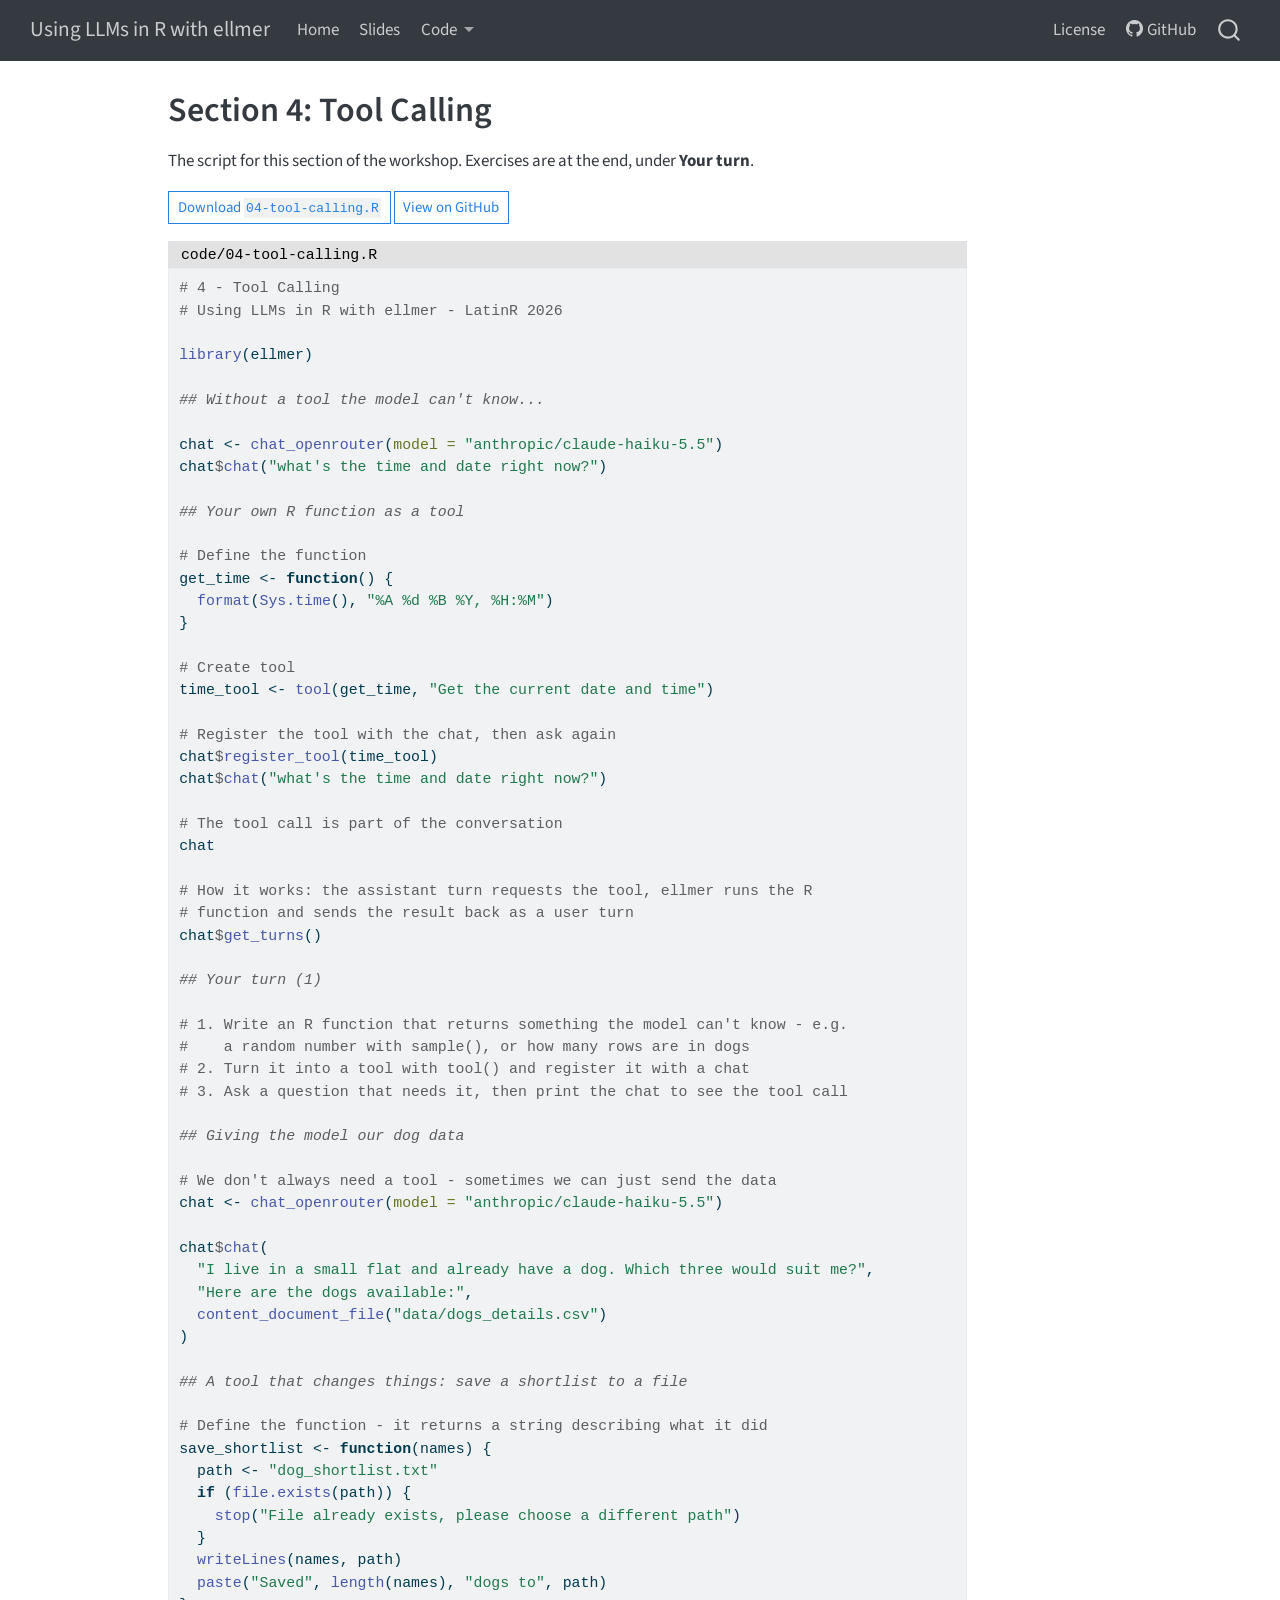
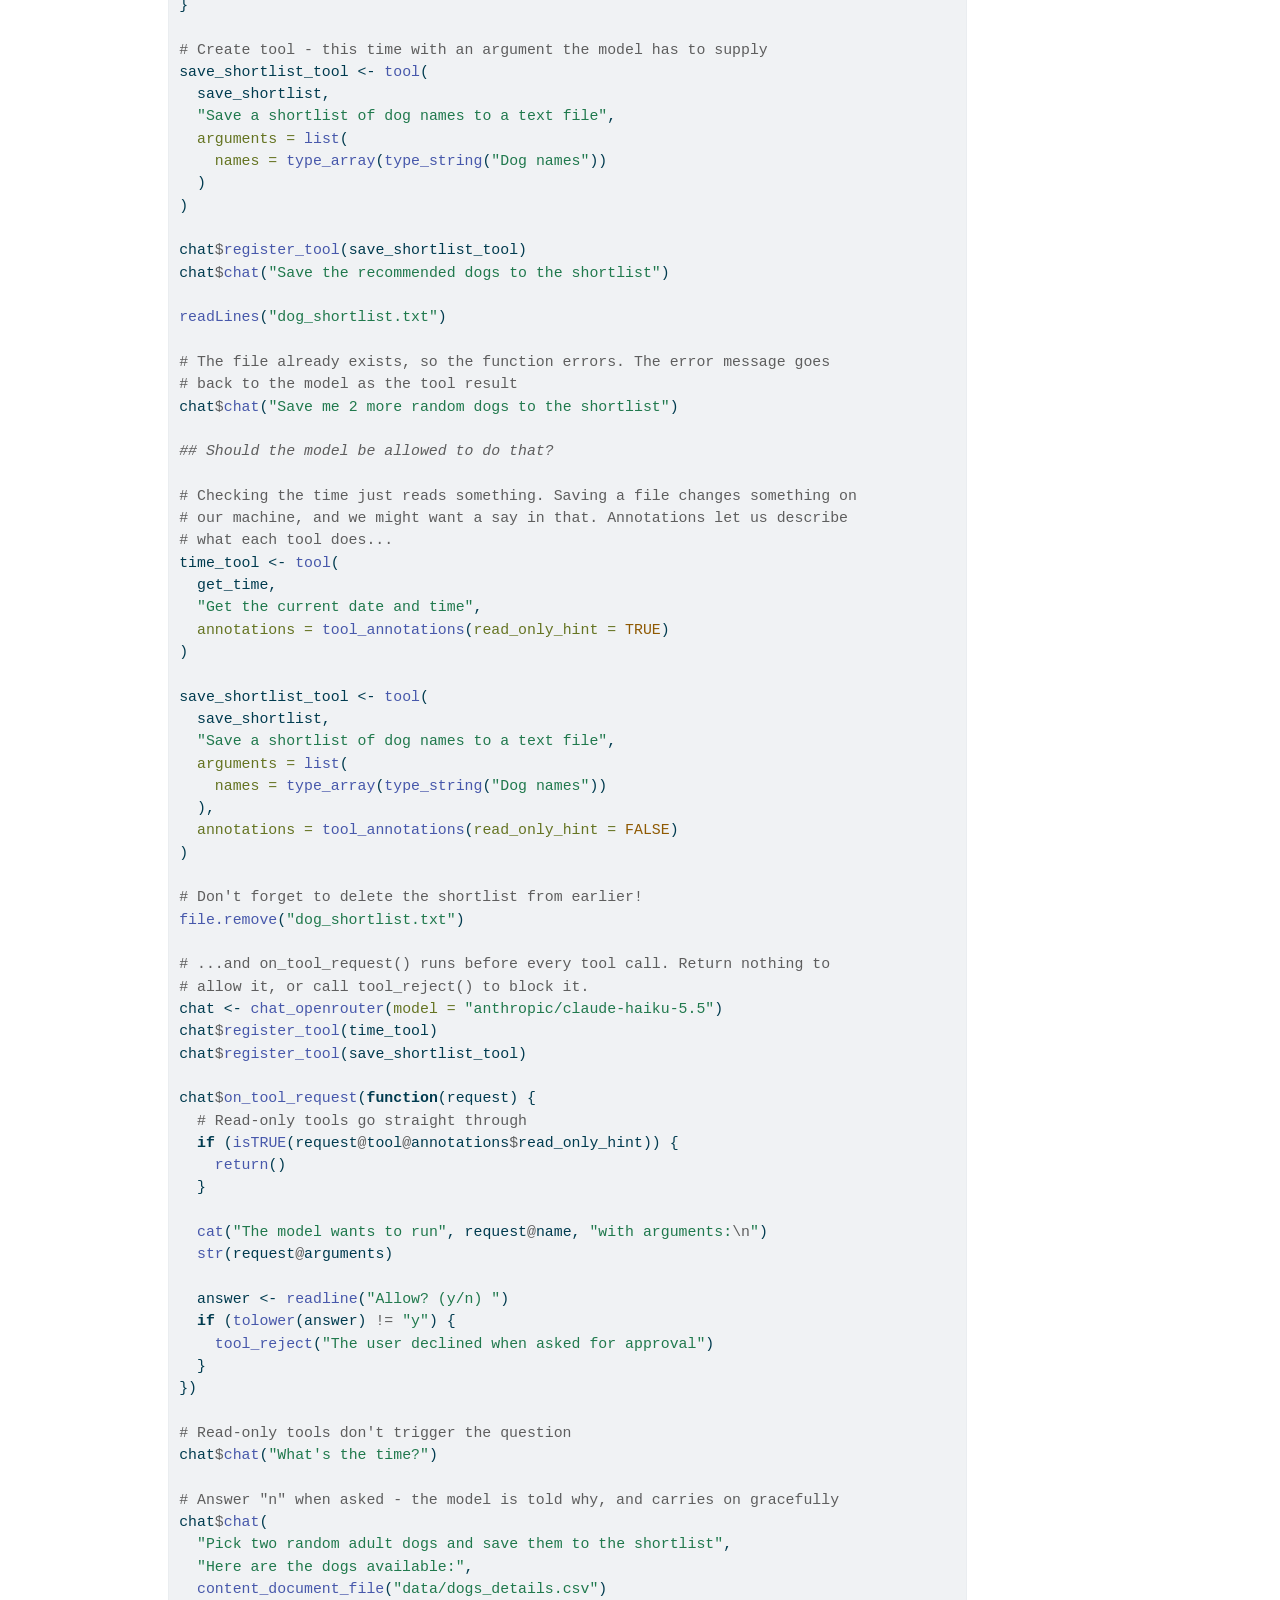
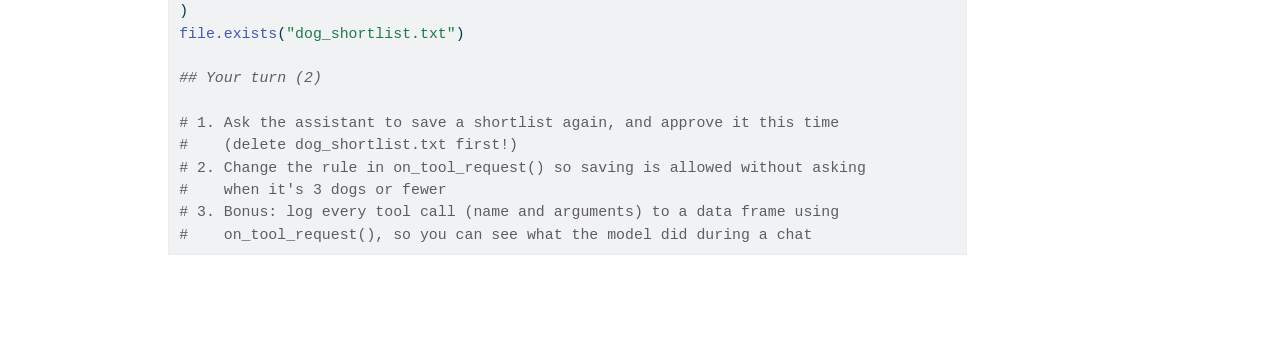
<file: code/04-tool-calling.html>
<!DOCTYPE html>
<html xmlns="http://www.w3.org/1999/xhtml" lang="en" xml:lang="en"><head>

<meta charset="utf-8">
<meta name="generator" content="quarto-1.11.9">

<meta name="viewport" content="width=device-width, initial-scale=1.0, user-scalable=yes">


<title>Section 4: Tool Calling – Using LLMs in R with ellmer</title>
<style>
/* Default styles provided by pandoc.
** See https://pandoc.org/MANUAL.html#variables-for-html for config info.
*/
span.smallcaps{font-variant: small-caps;}
div.columns{display: flex; gap: 1.5em;}
div.column{flex: auto;}
@media screen {
div.columns{gap: min(4vw, 1.5em);}
div.column{overflow-x: auto;}
}
div.hanging-indent{margin-left: 1.5em; text-indent: -1.5em;}
ul.task-list{list-style: none;}
ul.task-list li input[type="checkbox"] {
  width: 0.8em;
  margin: 0 0.8em 0.2em -1em; /* quarto-specific, see https://github.com/quarto-dev/quarto-cli/issues/4556 */ 
  vertical-align: middle;
}
/* CSS for syntax highlighting */
html { -webkit-text-size-adjust: 100%; }
pre > code.sourceCode { white-space: pre; position: relative; }
pre > code.sourceCode > span { display: inline-block; line-height: 1.25; }
pre > code.sourceCode > span:empty { height: 1.2em; }
.sourceCode { overflow: visible; }
code.sourceCode > span { color: inherit; text-decoration: inherit; }
div.sourceCode { margin: 1em 0; }
pre.sourceCode { margin: 0; }
@media screen {
div.sourceCode { overflow: auto; }
}
@media print {
pre > code.sourceCode { white-space: pre-wrap; }
pre > code.sourceCode > span { text-indent: -5em; padding-left: 5em; }
}
pre.numberSource code
  { counter-reset: source-line 0; }
pre.numberSource code > span
  { position: relative; left: -4em; counter-increment: source-line; }
pre.numberSource code > span > a:first-child::before
  { content: counter(source-line);
    position: relative; left: -1em; text-align: right; vertical-align: baseline;
    border: none; display: inline-block;
    -webkit-touch-callout: none; -webkit-user-select: none;
    -khtml-user-select: none; -moz-user-select: none;
    -ms-user-select: none; user-select: none;
    padding: 0 4px; width: 4em;
  }
pre.numberSource { margin-left: 3em;  padding-left: 4px; }
div.sourceCode
  {   }
@media screen {
pre > code.sourceCode > span > a:first-child::before { text-decoration: underline; }
}
</style>


<script src="../site_libs/quarto-nav/quarto-nav.js"></script>
<script src="../site_libs/quarto-nav/headroom.min.js"></script>
<script src="../site_libs/clipboard/clipboard.min.js"></script>
<script src="../site_libs/quarto-search/autocomplete.umd.js"></script>
<script src="../site_libs/quarto-search/fuse.min.js"></script>
<script src="../site_libs/quarto-search/quarto-search.js"></script>
<meta name="quarto:offset" content="../">
<script src="../site_libs/quarto-html/quarto.js" type="module"></script>
<script src="../site_libs/quarto-html/tabsets/tabsets.js" type="module"></script>
<script src="../site_libs/quarto-html/scrollable-regions/scrollable-regions.js" type="module"></script>
<script src="../site_libs/quarto-html/popper.min.js"></script>
<script src="../site_libs/quarto-html/tippy.umd.min.js"></script>
<script src="../site_libs/quarto-html/anchor.min.js"></script>
<link href="../site_libs/quarto-html/tippy.css" rel="stylesheet">
<link href="../site_libs/quarto-html/quarto-syntax-highlighting-63b5708e65d6cd79cd7618c58d0c21e7.css" rel="stylesheet" id="quarto-text-highlighting-styles">
<script src="../site_libs/bootstrap/bootstrap.min.js"></script>
<link href="../site_libs/bootstrap/bootstrap-icons.css" rel="stylesheet">
<link href="../site_libs/bootstrap/bootstrap-f4b6782871320f573c0d6d7fdc3d6c30.min.css" rel="stylesheet" append-hash="true" id="quarto-bootstrap" data-mode="light">
<script id="quarto-search-options" type="application/json">{
  "location": "navbar",
  "copy-button": false,
  "collapse-after": 3,
  "panel-placement": "end",
  "type": "overlay",
  "limit": 50,
  "keyboard-shortcut": [
    "f",
    "/",
    "s"
  ],
  "show-item-context": false,
  "language": {
    "search-no-results-text": "No results",
    "search-matching-documents-text": "matching documents",
    "search-copy-link-title": "Copy link to search",
    "search-hide-matches-text": "Hide additional matches",
    "search-more-match-text": "more match in this document",
    "search-more-matches-text": "more matches in this document",
    "search-clear-button-title": "Clear",
    "search-text-placeholder": "",
    "search-detached-cancel-button-title": "Cancel",
    "search-submit-button-title": "Submit",
    "search-label": "Search"
  }
}</script>


<link rel="stylesheet" href="../styles.scss">
</head>

<body class="nav-fixed quarto-light"><a id="quarto-skip-link" class="visually-hidden-focusable" href="#quarto-document-content">Skip to main content</a>

<div id="quarto-search-results"></div>
  <header id="quarto-header" class="headroom fixed-top">
    <nav class="navbar navbar-expand-lg " data-bs-theme="dark" aria-label="Site">
      <div class="navbar-container container-fluid">
      <div class="navbar-brand-container mx-auto">
    <a class="navbar-brand" href="../index.html">
    <span class="navbar-title">Using LLMs in R with ellmer</span>
    </a>
  </div>
          <button class="navbar-toggler" type="button" data-bs-toggle="collapse" data-bs-target="#navbarCollapse" aria-controls="navbarCollapse" aria-expanded="false" aria-label="Toggle navigation" onclick="if (window.quartoToggleHeadroom) { window.quartoToggleHeadroom(); }">
  <span class="navbar-toggler-icon"></span>
</button>
          <div class="collapse navbar-collapse" id="navbarCollapse">
            <ul class="navbar-nav navbar-nav-scroll me-auto">
  <li class="nav-item">
    <a class="nav-link" href="../index.html"> 
<span class="menu-text">Home</span></a>
  </li>  
  <li class="nav-item">
    <a class="nav-link" href="../materials/slides.html"> 
<span class="menu-text">Slides</span></a>
  </li>  
  <li class="nav-item dropdown ">
    <a class="nav-link dropdown-toggle" href="#" id="nav-menu-code" role="link" data-bs-toggle="dropdown" aria-expanded="false">
 <span class="menu-text">Code</span>
    </a>
    <ul class="dropdown-menu" aria-labelledby="nav-menu-code">    
        <li>
    <a class="dropdown-item" href="../code/00-welcome-and-setup.html">
 <span class="dropdown-text">0: Welcome and Setup</span></a>
  </li>  
        <li>
    <a class="dropdown-item" href="../code/01-getting-started.html">
 <span class="dropdown-text">1: Getting Started with LLMs in R</span></a>
  </li>  
        <li>
    <a class="dropdown-item" href="../code/02-prompt-engineering.html">
 <span class="dropdown-text">2: Prompt Engineering</span></a>
  </li>  
        <li>
    <a class="dropdown-item" href="../code/03-structured-data.html">
 <span class="dropdown-text">3: Extracting Structured Data</span></a>
  </li>  
        <li>
    <a class="dropdown-item" href="../code/04-tool-calling.html">
 <span class="dropdown-text">4: Tool Calling</span></a>
  </li>  
        <li>
    <a class="dropdown-item" href="../code/05-other-libraries.html">
 <span class="dropdown-text">5 (Bonus): Other Libraries for LLMs in R</span></a>
  </li>  
    </ul>
  </li>
</ul>
            <ul class="navbar-nav navbar-nav-scroll ms-auto">
  <li class="nav-item">
    <a class="nav-link" href="../license-web.html"> <i class="bi bi-file-certificate" role="img">
</i> 
<span class="menu-text">License</span></a>
  </li>  
  <li class="nav-item">
    <a class="nav-link" href="https://github.com/thisisnic/ellmer-latinr"> <i class="bi bi-github" role="img">
</i> 
<span class="menu-text">GitHub</span></a>
  </li>  
</ul>
          </div> <!-- /navcollapse -->
            <div class="quarto-navbar-tools">
</div>
            <div id="quarto-search" class="" title="Search"></div>
      </div> <!-- /container-fluid -->
    </nav>
</header>
<!-- content -->
<div id="quarto-content" class="quarto-container page-columns page-rows-contents page-layout-article page-navbar">
<!-- sidebar -->
<!-- margin-sidebar -->
    <div id="quarto-margin-sidebar" class="sidebar margin-sidebar zindex-bottom">
        
    </div>
<!-- main -->
<main class="content" id="quarto-document-content" tabindex="-1">

<header id="title-block-header" class="quarto-title-block default">
<div class="quarto-title">
<h1 class="title">Section 4: Tool Calling</h1>
</div>



<div class="quarto-title-meta">

    
  
    
  </div>
  


</header>


<p>The script for this section of the workshop. Exercises are at the end, under <strong>Your turn</strong>.</p>
<p><a href="https://raw.githubusercontent.com/thisisnic/ellmer-latinr/main/code/04-tool-calling.R" class="btn btn-outline-primary btn-sm">Download <code>04-tool-calling.R</code></a> <a href="https://github.com/thisisnic/ellmer-latinr/blob/main/code/04-tool-calling.R" class="btn btn-outline-primary btn-sm">View on GitHub</a></p>
<div class="code-with-filename">
<div class="code-with-filename-file">
<pre><strong>code/04-tool-calling.R</strong></pre>
</div>
<div class="code-copy-outer-scaffold"><div class="sourceCode" id="cb1" data-filename="code/04-tool-calling.R"><pre class="sourceCode r code-with-copy"><code class="sourceCode r"><span id="cb1-1"><a href="#cb1-1" aria-hidden="true" tabindex="-1"></a><span class="co"># 4 - Tool Calling</span></span>
<span id="cb1-2"><a href="#cb1-2" aria-hidden="true" tabindex="-1"></a><span class="co"># Using LLMs in R with ellmer - LatinR 2026</span></span>
<span id="cb1-3"><a href="#cb1-3" aria-hidden="true" tabindex="-1"></a></span>
<span id="cb1-4"><a href="#cb1-4" aria-hidden="true" tabindex="-1"></a><span class="fu">library</span>(ellmer)</span>
<span id="cb1-5"><a href="#cb1-5" aria-hidden="true" tabindex="-1"></a></span>
<span id="cb1-6"><a href="#cb1-6" aria-hidden="true" tabindex="-1"></a><span class="do">## Without a tool the model can't know...</span></span>
<span id="cb1-7"><a href="#cb1-7" aria-hidden="true" tabindex="-1"></a></span>
<span id="cb1-8"><a href="#cb1-8" aria-hidden="true" tabindex="-1"></a>chat <span class="ot">&lt;-</span> <span class="fu">chat_openrouter</span>(<span class="at">model =</span> <span class="st">"anthropic/claude-haiku-5.5"</span>)</span>
<span id="cb1-9"><a href="#cb1-9" aria-hidden="true" tabindex="-1"></a>chat<span class="sc">$</span><span class="fu">chat</span>(<span class="st">"what's the time and date right now?"</span>)</span>
<span id="cb1-10"><a href="#cb1-10" aria-hidden="true" tabindex="-1"></a></span>
<span id="cb1-11"><a href="#cb1-11" aria-hidden="true" tabindex="-1"></a><span class="do">## Your own R function as a tool</span></span>
<span id="cb1-12"><a href="#cb1-12" aria-hidden="true" tabindex="-1"></a></span>
<span id="cb1-13"><a href="#cb1-13" aria-hidden="true" tabindex="-1"></a><span class="co"># Define the function</span></span>
<span id="cb1-14"><a href="#cb1-14" aria-hidden="true" tabindex="-1"></a>get_time <span class="ot">&lt;-</span> <span class="cf">function</span>() {</span>
<span id="cb1-15"><a href="#cb1-15" aria-hidden="true" tabindex="-1"></a>  <span class="fu">format</span>(<span class="fu">Sys.time</span>(), <span class="st">"%A %d %B %Y, %H:%M"</span>)</span>
<span id="cb1-16"><a href="#cb1-16" aria-hidden="true" tabindex="-1"></a>}</span>
<span id="cb1-17"><a href="#cb1-17" aria-hidden="true" tabindex="-1"></a></span>
<span id="cb1-18"><a href="#cb1-18" aria-hidden="true" tabindex="-1"></a><span class="co"># Create tool</span></span>
<span id="cb1-19"><a href="#cb1-19" aria-hidden="true" tabindex="-1"></a>time_tool <span class="ot">&lt;-</span> <span class="fu">tool</span>(get_time, <span class="st">"Get the current date and time"</span>)</span>
<span id="cb1-20"><a href="#cb1-20" aria-hidden="true" tabindex="-1"></a></span>
<span id="cb1-21"><a href="#cb1-21" aria-hidden="true" tabindex="-1"></a><span class="co"># Register the tool with the chat, then ask again</span></span>
<span id="cb1-22"><a href="#cb1-22" aria-hidden="true" tabindex="-1"></a>chat<span class="sc">$</span><span class="fu">register_tool</span>(time_tool)</span>
<span id="cb1-23"><a href="#cb1-23" aria-hidden="true" tabindex="-1"></a>chat<span class="sc">$</span><span class="fu">chat</span>(<span class="st">"what's the time and date right now?"</span>)</span>
<span id="cb1-24"><a href="#cb1-24" aria-hidden="true" tabindex="-1"></a></span>
<span id="cb1-25"><a href="#cb1-25" aria-hidden="true" tabindex="-1"></a><span class="co"># The tool call is part of the conversation</span></span>
<span id="cb1-26"><a href="#cb1-26" aria-hidden="true" tabindex="-1"></a>chat</span>
<span id="cb1-27"><a href="#cb1-27" aria-hidden="true" tabindex="-1"></a></span>
<span id="cb1-28"><a href="#cb1-28" aria-hidden="true" tabindex="-1"></a><span class="co"># How it works: the assistant turn requests the tool, ellmer runs the R</span></span>
<span id="cb1-29"><a href="#cb1-29" aria-hidden="true" tabindex="-1"></a><span class="co"># function and sends the result back as a user turn</span></span>
<span id="cb1-30"><a href="#cb1-30" aria-hidden="true" tabindex="-1"></a>chat<span class="sc">$</span><span class="fu">get_turns</span>()</span>
<span id="cb1-31"><a href="#cb1-31" aria-hidden="true" tabindex="-1"></a></span>
<span id="cb1-32"><a href="#cb1-32" aria-hidden="true" tabindex="-1"></a><span class="do">## Your turn (1)</span></span>
<span id="cb1-33"><a href="#cb1-33" aria-hidden="true" tabindex="-1"></a></span>
<span id="cb1-34"><a href="#cb1-34" aria-hidden="true" tabindex="-1"></a><span class="co"># 1. Write an R function that returns something the model can't know - e.g.</span></span>
<span id="cb1-35"><a href="#cb1-35" aria-hidden="true" tabindex="-1"></a><span class="co">#    a random number with sample(), or how many rows are in dogs</span></span>
<span id="cb1-36"><a href="#cb1-36" aria-hidden="true" tabindex="-1"></a><span class="co"># 2. Turn it into a tool with tool() and register it with a chat</span></span>
<span id="cb1-37"><a href="#cb1-37" aria-hidden="true" tabindex="-1"></a><span class="co"># 3. Ask a question that needs it, then print the chat to see the tool call</span></span>
<span id="cb1-38"><a href="#cb1-38" aria-hidden="true" tabindex="-1"></a></span>
<span id="cb1-39"><a href="#cb1-39" aria-hidden="true" tabindex="-1"></a><span class="do">## Giving the model our dog data</span></span>
<span id="cb1-40"><a href="#cb1-40" aria-hidden="true" tabindex="-1"></a></span>
<span id="cb1-41"><a href="#cb1-41" aria-hidden="true" tabindex="-1"></a><span class="co"># We don't always need a tool - sometimes we can just send the data</span></span>
<span id="cb1-42"><a href="#cb1-42" aria-hidden="true" tabindex="-1"></a>chat <span class="ot">&lt;-</span> <span class="fu">chat_openrouter</span>(<span class="at">model =</span> <span class="st">"anthropic/claude-haiku-5.5"</span>)</span>
<span id="cb1-43"><a href="#cb1-43" aria-hidden="true" tabindex="-1"></a></span>
<span id="cb1-44"><a href="#cb1-44" aria-hidden="true" tabindex="-1"></a>chat<span class="sc">$</span><span class="fu">chat</span>(</span>
<span id="cb1-45"><a href="#cb1-45" aria-hidden="true" tabindex="-1"></a>  <span class="st">"I live in a small flat and already have a dog. Which three would suit me?"</span>,</span>
<span id="cb1-46"><a href="#cb1-46" aria-hidden="true" tabindex="-1"></a>  <span class="st">"Here are the dogs available:"</span>,</span>
<span id="cb1-47"><a href="#cb1-47" aria-hidden="true" tabindex="-1"></a>  <span class="fu">content_document_file</span>(<span class="st">"data/dogs_details.csv"</span>)</span>
<span id="cb1-48"><a href="#cb1-48" aria-hidden="true" tabindex="-1"></a>)</span>
<span id="cb1-49"><a href="#cb1-49" aria-hidden="true" tabindex="-1"></a></span>
<span id="cb1-50"><a href="#cb1-50" aria-hidden="true" tabindex="-1"></a><span class="do">## A tool that changes things: save a shortlist to a file</span></span>
<span id="cb1-51"><a href="#cb1-51" aria-hidden="true" tabindex="-1"></a></span>
<span id="cb1-52"><a href="#cb1-52" aria-hidden="true" tabindex="-1"></a><span class="co"># Define the function - it returns a string describing what it did</span></span>
<span id="cb1-53"><a href="#cb1-53" aria-hidden="true" tabindex="-1"></a>save_shortlist <span class="ot">&lt;-</span> <span class="cf">function</span>(names) {</span>
<span id="cb1-54"><a href="#cb1-54" aria-hidden="true" tabindex="-1"></a>  path <span class="ot">&lt;-</span> <span class="st">"dog_shortlist.txt"</span></span>
<span id="cb1-55"><a href="#cb1-55" aria-hidden="true" tabindex="-1"></a>  <span class="cf">if</span> (<span class="fu">file.exists</span>(path)) {</span>
<span id="cb1-56"><a href="#cb1-56" aria-hidden="true" tabindex="-1"></a>    <span class="fu">stop</span>(<span class="st">"File already exists, please choose a different path"</span>)</span>
<span id="cb1-57"><a href="#cb1-57" aria-hidden="true" tabindex="-1"></a>  }</span>
<span id="cb1-58"><a href="#cb1-58" aria-hidden="true" tabindex="-1"></a>  <span class="fu">writeLines</span>(names, path)</span>
<span id="cb1-59"><a href="#cb1-59" aria-hidden="true" tabindex="-1"></a>  <span class="fu">paste</span>(<span class="st">"Saved"</span>, <span class="fu">length</span>(names), <span class="st">"dogs to"</span>, path)</span>
<span id="cb1-60"><a href="#cb1-60" aria-hidden="true" tabindex="-1"></a>}</span>
<span id="cb1-61"><a href="#cb1-61" aria-hidden="true" tabindex="-1"></a></span>
<span id="cb1-62"><a href="#cb1-62" aria-hidden="true" tabindex="-1"></a><span class="co"># Create tool - this time with an argument the model has to supply</span></span>
<span id="cb1-63"><a href="#cb1-63" aria-hidden="true" tabindex="-1"></a>save_shortlist_tool <span class="ot">&lt;-</span> <span class="fu">tool</span>(</span>
<span id="cb1-64"><a href="#cb1-64" aria-hidden="true" tabindex="-1"></a>  save_shortlist,</span>
<span id="cb1-65"><a href="#cb1-65" aria-hidden="true" tabindex="-1"></a>  <span class="st">"Save a shortlist of dog names to a text file"</span>,</span>
<span id="cb1-66"><a href="#cb1-66" aria-hidden="true" tabindex="-1"></a>  <span class="at">arguments =</span> <span class="fu">list</span>(</span>
<span id="cb1-67"><a href="#cb1-67" aria-hidden="true" tabindex="-1"></a>    <span class="at">names =</span> <span class="fu">type_array</span>(<span class="fu">type_string</span>(<span class="st">"Dog names"</span>))</span>
<span id="cb1-68"><a href="#cb1-68" aria-hidden="true" tabindex="-1"></a>  )</span>
<span id="cb1-69"><a href="#cb1-69" aria-hidden="true" tabindex="-1"></a>)</span>
<span id="cb1-70"><a href="#cb1-70" aria-hidden="true" tabindex="-1"></a></span>
<span id="cb1-71"><a href="#cb1-71" aria-hidden="true" tabindex="-1"></a>chat<span class="sc">$</span><span class="fu">register_tool</span>(save_shortlist_tool)</span>
<span id="cb1-72"><a href="#cb1-72" aria-hidden="true" tabindex="-1"></a>chat<span class="sc">$</span><span class="fu">chat</span>(<span class="st">"Save the recommended dogs to the shortlist"</span>)</span>
<span id="cb1-73"><a href="#cb1-73" aria-hidden="true" tabindex="-1"></a></span>
<span id="cb1-74"><a href="#cb1-74" aria-hidden="true" tabindex="-1"></a><span class="fu">readLines</span>(<span class="st">"dog_shortlist.txt"</span>)</span>
<span id="cb1-75"><a href="#cb1-75" aria-hidden="true" tabindex="-1"></a></span>
<span id="cb1-76"><a href="#cb1-76" aria-hidden="true" tabindex="-1"></a><span class="co"># The file already exists, so the function errors. The error message goes</span></span>
<span id="cb1-77"><a href="#cb1-77" aria-hidden="true" tabindex="-1"></a><span class="co"># back to the model as the tool result</span></span>
<span id="cb1-78"><a href="#cb1-78" aria-hidden="true" tabindex="-1"></a>chat<span class="sc">$</span><span class="fu">chat</span>(<span class="st">"Save me 2 more random dogs to the shortlist"</span>)</span>
<span id="cb1-79"><a href="#cb1-79" aria-hidden="true" tabindex="-1"></a></span>
<span id="cb1-80"><a href="#cb1-80" aria-hidden="true" tabindex="-1"></a><span class="do">## Should the model be allowed to do that?</span></span>
<span id="cb1-81"><a href="#cb1-81" aria-hidden="true" tabindex="-1"></a></span>
<span id="cb1-82"><a href="#cb1-82" aria-hidden="true" tabindex="-1"></a><span class="co"># Checking the time just reads something. Saving a file changes something on</span></span>
<span id="cb1-83"><a href="#cb1-83" aria-hidden="true" tabindex="-1"></a><span class="co"># our machine, and we might want a say in that. Annotations let us describe</span></span>
<span id="cb1-84"><a href="#cb1-84" aria-hidden="true" tabindex="-1"></a><span class="co"># what each tool does...</span></span>
<span id="cb1-85"><a href="#cb1-85" aria-hidden="true" tabindex="-1"></a>time_tool <span class="ot">&lt;-</span> <span class="fu">tool</span>(</span>
<span id="cb1-86"><a href="#cb1-86" aria-hidden="true" tabindex="-1"></a>  get_time,</span>
<span id="cb1-87"><a href="#cb1-87" aria-hidden="true" tabindex="-1"></a>  <span class="st">"Get the current date and time"</span>,</span>
<span id="cb1-88"><a href="#cb1-88" aria-hidden="true" tabindex="-1"></a>  <span class="at">annotations =</span> <span class="fu">tool_annotations</span>(<span class="at">read_only_hint =</span> <span class="cn">TRUE</span>)</span>
<span id="cb1-89"><a href="#cb1-89" aria-hidden="true" tabindex="-1"></a>)</span>
<span id="cb1-90"><a href="#cb1-90" aria-hidden="true" tabindex="-1"></a></span>
<span id="cb1-91"><a href="#cb1-91" aria-hidden="true" tabindex="-1"></a>save_shortlist_tool <span class="ot">&lt;-</span> <span class="fu">tool</span>(</span>
<span id="cb1-92"><a href="#cb1-92" aria-hidden="true" tabindex="-1"></a>  save_shortlist,</span>
<span id="cb1-93"><a href="#cb1-93" aria-hidden="true" tabindex="-1"></a>  <span class="st">"Save a shortlist of dog names to a text file"</span>,</span>
<span id="cb1-94"><a href="#cb1-94" aria-hidden="true" tabindex="-1"></a>  <span class="at">arguments =</span> <span class="fu">list</span>(</span>
<span id="cb1-95"><a href="#cb1-95" aria-hidden="true" tabindex="-1"></a>    <span class="at">names =</span> <span class="fu">type_array</span>(<span class="fu">type_string</span>(<span class="st">"Dog names"</span>))</span>
<span id="cb1-96"><a href="#cb1-96" aria-hidden="true" tabindex="-1"></a>  ),</span>
<span id="cb1-97"><a href="#cb1-97" aria-hidden="true" tabindex="-1"></a>  <span class="at">annotations =</span> <span class="fu">tool_annotations</span>(<span class="at">read_only_hint =</span> <span class="cn">FALSE</span>)</span>
<span id="cb1-98"><a href="#cb1-98" aria-hidden="true" tabindex="-1"></a>)</span>
<span id="cb1-99"><a href="#cb1-99" aria-hidden="true" tabindex="-1"></a></span>
<span id="cb1-100"><a href="#cb1-100" aria-hidden="true" tabindex="-1"></a><span class="co"># Don't forget to delete the shortlist from earlier!</span></span>
<span id="cb1-101"><a href="#cb1-101" aria-hidden="true" tabindex="-1"></a><span class="fu">file.remove</span>(<span class="st">"dog_shortlist.txt"</span>)</span>
<span id="cb1-102"><a href="#cb1-102" aria-hidden="true" tabindex="-1"></a></span>
<span id="cb1-103"><a href="#cb1-103" aria-hidden="true" tabindex="-1"></a><span class="co"># ...and on_tool_request() runs before every tool call. Return nothing to</span></span>
<span id="cb1-104"><a href="#cb1-104" aria-hidden="true" tabindex="-1"></a><span class="co"># allow it, or call tool_reject() to block it.</span></span>
<span id="cb1-105"><a href="#cb1-105" aria-hidden="true" tabindex="-1"></a>chat <span class="ot">&lt;-</span> <span class="fu">chat_openrouter</span>(<span class="at">model =</span> <span class="st">"anthropic/claude-haiku-5.5"</span>)</span>
<span id="cb1-106"><a href="#cb1-106" aria-hidden="true" tabindex="-1"></a>chat<span class="sc">$</span><span class="fu">register_tool</span>(time_tool)</span>
<span id="cb1-107"><a href="#cb1-107" aria-hidden="true" tabindex="-1"></a>chat<span class="sc">$</span><span class="fu">register_tool</span>(save_shortlist_tool)</span>
<span id="cb1-108"><a href="#cb1-108" aria-hidden="true" tabindex="-1"></a></span>
<span id="cb1-109"><a href="#cb1-109" aria-hidden="true" tabindex="-1"></a>chat<span class="sc">$</span><span class="fu">on_tool_request</span>(<span class="cf">function</span>(request) {</span>
<span id="cb1-110"><a href="#cb1-110" aria-hidden="true" tabindex="-1"></a>  <span class="co"># Read-only tools go straight through</span></span>
<span id="cb1-111"><a href="#cb1-111" aria-hidden="true" tabindex="-1"></a>  <span class="cf">if</span> (<span class="fu">isTRUE</span>(request<span class="sc">@</span>tool<span class="sc">@</span>annotations<span class="sc">$</span>read_only_hint)) {</span>
<span id="cb1-112"><a href="#cb1-112" aria-hidden="true" tabindex="-1"></a>    <span class="fu">return</span>()</span>
<span id="cb1-113"><a href="#cb1-113" aria-hidden="true" tabindex="-1"></a>  }</span>
<span id="cb1-114"><a href="#cb1-114" aria-hidden="true" tabindex="-1"></a></span>
<span id="cb1-115"><a href="#cb1-115" aria-hidden="true" tabindex="-1"></a>  <span class="fu">cat</span>(<span class="st">"The model wants to run"</span>, request<span class="sc">@</span>name, <span class="st">"with arguments:</span><span class="sc">\n</span><span class="st">"</span>)</span>
<span id="cb1-116"><a href="#cb1-116" aria-hidden="true" tabindex="-1"></a>  <span class="fu">str</span>(request<span class="sc">@</span>arguments)</span>
<span id="cb1-117"><a href="#cb1-117" aria-hidden="true" tabindex="-1"></a></span>
<span id="cb1-118"><a href="#cb1-118" aria-hidden="true" tabindex="-1"></a>  answer <span class="ot">&lt;-</span> <span class="fu">readline</span>(<span class="st">"Allow? (y/n) "</span>)</span>
<span id="cb1-119"><a href="#cb1-119" aria-hidden="true" tabindex="-1"></a>  <span class="cf">if</span> (<span class="fu">tolower</span>(answer) <span class="sc">!=</span> <span class="st">"y"</span>) {</span>
<span id="cb1-120"><a href="#cb1-120" aria-hidden="true" tabindex="-1"></a>    <span class="fu">tool_reject</span>(<span class="st">"The user declined when asked for approval"</span>)</span>
<span id="cb1-121"><a href="#cb1-121" aria-hidden="true" tabindex="-1"></a>  }</span>
<span id="cb1-122"><a href="#cb1-122" aria-hidden="true" tabindex="-1"></a>})</span>
<span id="cb1-123"><a href="#cb1-123" aria-hidden="true" tabindex="-1"></a></span>
<span id="cb1-124"><a href="#cb1-124" aria-hidden="true" tabindex="-1"></a><span class="co"># Read-only tools don't trigger the question</span></span>
<span id="cb1-125"><a href="#cb1-125" aria-hidden="true" tabindex="-1"></a>chat<span class="sc">$</span><span class="fu">chat</span>(<span class="st">"What's the time?"</span>)</span>
<span id="cb1-126"><a href="#cb1-126" aria-hidden="true" tabindex="-1"></a></span>
<span id="cb1-127"><a href="#cb1-127" aria-hidden="true" tabindex="-1"></a><span class="co"># Answer "n" when asked - the model is told why, and carries on gracefully</span></span>
<span id="cb1-128"><a href="#cb1-128" aria-hidden="true" tabindex="-1"></a>chat<span class="sc">$</span><span class="fu">chat</span>(</span>
<span id="cb1-129"><a href="#cb1-129" aria-hidden="true" tabindex="-1"></a>  <span class="st">"Pick two random adult dogs and save them to the shortlist"</span>,</span>
<span id="cb1-130"><a href="#cb1-130" aria-hidden="true" tabindex="-1"></a>  <span class="st">"Here are the dogs available:"</span>,</span>
<span id="cb1-131"><a href="#cb1-131" aria-hidden="true" tabindex="-1"></a>  <span class="fu">content_document_file</span>(<span class="st">"data/dogs_details.csv"</span>)</span>
<span id="cb1-132"><a href="#cb1-132" aria-hidden="true" tabindex="-1"></a>)</span>
<span id="cb1-133"><a href="#cb1-133" aria-hidden="true" tabindex="-1"></a><span class="fu">file.exists</span>(<span class="st">"dog_shortlist.txt"</span>)</span>
<span id="cb1-134"><a href="#cb1-134" aria-hidden="true" tabindex="-1"></a></span>
<span id="cb1-135"><a href="#cb1-135" aria-hidden="true" tabindex="-1"></a><span class="do">## Your turn (2)</span></span>
<span id="cb1-136"><a href="#cb1-136" aria-hidden="true" tabindex="-1"></a></span>
<span id="cb1-137"><a href="#cb1-137" aria-hidden="true" tabindex="-1"></a><span class="co"># 1. Ask the assistant to save a shortlist again, and approve it this time</span></span>
<span id="cb1-138"><a href="#cb1-138" aria-hidden="true" tabindex="-1"></a><span class="co">#    (delete dog_shortlist.txt first!)</span></span>
<span id="cb1-139"><a href="#cb1-139" aria-hidden="true" tabindex="-1"></a><span class="co"># 2. Change the rule in on_tool_request() so saving is allowed without asking</span></span>
<span id="cb1-140"><a href="#cb1-140" aria-hidden="true" tabindex="-1"></a><span class="co">#    when it's 3 dogs or fewer</span></span>
<span id="cb1-141"><a href="#cb1-141" aria-hidden="true" tabindex="-1"></a><span class="co"># 3. Bonus: log every tool call (name and arguments) to a data frame using</span></span>
<span id="cb1-142"><a href="#cb1-142" aria-hidden="true" tabindex="-1"></a><span class="co">#    on_tool_request(), so you can see what the model did during a chat</span></span></code></pre></div><button title="Copy to Clipboard" class="code-copy-button"><i class="bi"></i></button></div>
</div>



</main> <!-- /main -->
<script id="quarto-html-after-body" type="application/javascript">
  window.document.addEventListener("DOMContentLoaded", function (event) {
    const icon = "";
    const anchorJS = new window.AnchorJS();
    anchorJS.options = {
      placement: 'right',
      icon: icon
    };
    anchorJS.add('.anchored');
    const isCodeAnnotation = (el) => {
      for (const clz of el.classList) {
        if (clz.startsWith('code-annotation-')) {                     
          return true;
        }
      }
      return false;
    }
    const onCopySuccess = function(e) {
      // button target
      const button = e.trigger;
      // don't keep focus
      button.blur();
      // flash "checked"
      button.classList.add('code-copy-button-checked');
      var currentTitle = button.getAttribute("title");
      button.setAttribute("title", "Copied!");
      let tooltip;
      if (window.bootstrap) {
        button.setAttribute("data-bs-toggle", "tooltip");
        button.setAttribute("data-bs-placement", "left");
        button.setAttribute("data-bs-title", "Copied!");
        tooltip = new bootstrap.Tooltip(button, 
          { trigger: "manual", 
            customClass: "code-copy-button-tooltip",
            offset: [0, -8]});
        tooltip.show();    
      }
      setTimeout(function() {
        if (tooltip) {
          tooltip.hide();
          button.removeAttribute("data-bs-title");
          button.removeAttribute("data-bs-toggle");
          button.removeAttribute("data-bs-placement");
        }
        button.setAttribute("title", currentTitle);
        button.classList.remove('code-copy-button-checked');
      }, 1000);
      // clear code selection
      e.clearSelection();
    }
    const getTextToCopy = function(trigger) {
      const outerScaffold = trigger.parentElement.cloneNode(true);
      const codeEl = outerScaffold.querySelector('code');
      for (const childEl of codeEl.children) {
        if (isCodeAnnotation(childEl)) {
          childEl.remove();
        }
      }
      return codeEl.innerText;
    }
    const clipboard = new window.ClipboardJS('.code-copy-button:not([data-in-quarto-modal])', {
      text: getTextToCopy
    });
    clipboard.on('success', onCopySuccess);
    if (window.document.getElementById('quarto-embedded-source-code-modal')) {
      const clipboardModal = new window.ClipboardJS('.code-copy-button[data-in-quarto-modal]', {
        text: getTextToCopy,
        container: window.document.getElementById('quarto-embedded-source-code-modal')
      });
      clipboardModal.on('success', onCopySuccess);
    }
      var localhostRegex = new RegExp(/^(?:http|https):\/\/localhost\:?[0-9]*\//);
      var mailtoRegex = new RegExp(/^mailto:/);
        var filterRegex = new RegExp("https:\/\/thisisnic\.github\.io\/ellmer-latinr\/");
      const newWindowLabel = "(opens in a new tab)";
      const newWindowNoteId = "quarto-ext-newwindow-label";
      // Links reference one hidden label through aria-describedby, so the
      // announcement never changes their accessible name.
      var describeNewWindow = (link) => {
        if (!window.document.getElementById(newWindowNoteId)) {
          var newWindowNote = window.document.createElement("span");
          newWindowNote.id = newWindowNoteId;
          newWindowNote.hidden = true;
          newWindowNote.textContent = newWindowLabel;
          window.document.body.appendChild(newWindowNote);
        }
        var describedBy = (link.getAttribute("aria-describedby") || "").split(/\s+/).filter(Boolean);
        if (!describedBy.includes(newWindowNoteId)) {
          describedBy.push(newWindowNoteId);
          link.setAttribute("aria-describedby", describedBy.join(" "));
        }
      }
      var isInternal = (href) => {
          return filterRegex.test(href) || localhostRegex.test(href) || mailtoRegex.test(href);
      }
      // Inspect non-navigation links and adorn them if external
      window.quartoDecorateExternalLinks = function (root) {
     var links = (root || window.document).querySelectorAll('a[href]:not(.nav-link):not(.navbar-brand):not(.toc-action):not(.sidebar-link):not(.sidebar-item-toggle):not(.pagination-link):not(.no-external):not([aria-hidden]):not(.dropdown-item):not(.quarto-navigation-tool):not(.about-link)');
      for (var i=0; i<links.length; i++) {
        const link = links[i];
        if (!isInternal(link.href)) {
          // undo the damage that might have been done by quarto-nav.js in the case of
          // links that we want to consider external
          if (link.dataset.originalHref !== undefined) {
            link.href = link.dataset.originalHref;
          }
            // target, if specified
            link.setAttribute("target", "_blank");
            if (link.getAttribute("rel") === null) {
              link.setAttribute("rel", "noopener");
            }
            describeNewWindow(link);
          if (!link.classList.contains('no-external-icon')) {
          }
        }
      }
      };
      window.quartoDecorateExternalLinks(window.document);
    // Esc closes the popup (WCAG 1.4.13) and focus leaving both trigger and
    // popup closes it (WCAG 2.4.11); tippy handles neither for interactive popups.
    const hideOnEscAndFocusOut = {
      name: 'hideOnEscAndFocusOut',
      defaultValue: true,
      fn(instance) {
        const dismiss = () => {
          // A show scheduled by the trigger delay would otherwise reopen it
          instance.clearDelayTimeouts();
          instance.hide();
        };
        const onKeyDown = (event) => {
          if (event.key !== 'Escape') {
            return;
          }
          // Keep Esc from also reaching page handlers (e.g. reveal.js overview),
          // except an open reveal.js slide menu, which Esc should close too.
          // The menu handles keys only when its keyboard option is on.
          const menuHandlesEsc = window.Reveal?.getPlugin?.('menu')?.isOpen() &&
            window.Reveal.getConfig().menu?.keyboard !== false;
          if (!menuHandlesEsc) {
            event.stopPropagation();
          }
          if (instance.popper.contains(window.document.activeElement)) {
            // Disabled while refocusing so the focus trigger does not reopen it
            instance.disable();
            instance.reference.focus();
            instance.enable();
          }
          dismiss();
        };
        const onFocusOut = (event) => {
          const target = event.relatedTarget;
          if (target && !instance.reference.contains(target) &&
              !instance.popper.contains(target)) {
            dismiss();
          }
        };
        // On the trigger too: a click trigger (code-annotations: select) has no
        // blur handling. Attached for the instance's lifetime so leaving the
        // trigger also cancels a show still pending on the trigger delay.
        instance.reference.addEventListener('focusout', onFocusOut);
        return {
          onShow() {
            window.document.addEventListener('keydown', onKeyDown, true);
            instance.popper.addEventListener('focusout', onFocusOut);
          },
          onHide() {
            window.document.removeEventListener('keydown', onKeyDown, true);
            instance.popper.removeEventListener('focusout', onFocusOut);
          },
          onDestroy() {
            instance.reference.removeEventListener('focusout', onFocusOut);
          },
        };
      },
    };
    function tippyHover(el, contentFn, onTriggerFn, onUntriggerFn) {
      const config = {
        allowHTML: true,
        maxWidth: 500,
        delay: 100,
        arrow: false,
        appendTo: function(el) {
            return el.parentElement;
        },
        interactive: true,
        interactiveBorder: 10,
        theme: 'quarto',
        placement: 'bottom-start',
        plugins: [hideOnEscAndFocusOut],
      };
      if (contentFn) {
        config.content = contentFn;
      }
      if (onTriggerFn) {
        config.onTrigger = onTriggerFn;
      }
      if (onUntriggerFn) {
        config.onUntrigger = onUntriggerFn;
      }
      window.tippy(el, config); 
    }
    const noterefs = window.document.querySelectorAll('a[role="doc-noteref"]');
    for (var i=0; i<noterefs.length; i++) {
      const ref = noterefs[i];
      tippyHover(ref, function() {
        // use id or data attribute instead here
        let href = ref.getAttribute('data-footnote-href') || ref.getAttribute('href');
        try { href = new URL(href).hash; } catch {}
        const id = href.replace(/^#\/?/, "");
        const note = window.document.getElementById(id);
        if (note) {
          return note.innerHTML;
        } else {
          return "";
        }
      });
    }
    const xrefs = window.document.querySelectorAll('a.quarto-xref');
    const processXRef = (id, note) => {
      // Strip column container classes
      const stripColumnClz = (el) => {
        el.classList.remove("page-full", "page-columns");
        if (el.children) {
          for (const child of el.children) {
            stripColumnClz(child);
          }
        }
      }
      stripColumnClz(note)
      if (id === null || id.startsWith('sec-')) {
        // Special case sections, only their first couple elements
        const container = document.createElement("div");
        if (note.children && note.children.length > 2) {
          container.appendChild(note.children[0].cloneNode(true));
          for (let i = 1; i < note.children.length; i++) {
            const child = note.children[i];
            if (child.tagName === "P" && child.innerText === "") {
              continue;
            } else {
              container.appendChild(child.cloneNode(true));
              break;
            }
          }
          if (window.Quarto?.typesetMath) {
            window.Quarto.typesetMath(container);
          }
          return container.innerHTML
        } else {
          if (window.Quarto?.typesetMath) {
            window.Quarto.typesetMath(note);
          }
          return note.innerHTML;
        }
      } else {
        // Remove any anchor links if they are present
        const anchorLink = note.querySelector('a.anchorjs-link');
        if (anchorLink) {
          anchorLink.remove();
        }
        if (window.Quarto?.typesetMath) {
          window.Quarto.typesetMath(note);
        }
        if (note.classList.contains("callout")) {
          return note.outerHTML;
        } else {
          return note.innerHTML;
        }
      }
    }
    for (var i=0; i<xrefs.length; i++) {
      const xref = xrefs[i];
      tippyHover(xref, undefined, function(instance) {
        instance.disable();
        let url = xref.getAttribute('href');
        let hash = undefined; 
        if (url.startsWith('#')) {
          hash = url;
        } else {
          try { hash = new URL(url).hash; } catch {}
        }
        if (hash) {
          const id = hash.replace(/^#\/?/, "");
          const note = window.document.getElementById(id);
          if (note !== null) {
            try {
              const html = processXRef(id, note.cloneNode(true));
              instance.setContent(html);
            } finally {
              instance.enable();
              instance.show();
            }
          } else {
            // See if we can fetch this
            fetch(url.split('#')[0])
            .then(res => res.text())
            .then(html => {
              const parser = new DOMParser();
              const htmlDoc = parser.parseFromString(html, "text/html");
              const note = htmlDoc.getElementById(id);
              if (note !== null) {
                const html = processXRef(id, note);
                instance.setContent(html);
              } 
            }).finally(() => {
              instance.enable();
              instance.show();
            });
          }
        } else {
          // See if we can fetch a full url (with no hash to target)
          // This is a special case and we should probably do some content thinning / targeting
          fetch(url)
          .then(res => res.text())
          .then(html => {
            const parser = new DOMParser();
            const htmlDoc = parser.parseFromString(html, "text/html");
            const note = htmlDoc.querySelector('main.content');
            if (note !== null) {
              // This should only happen for chapter cross references
              // (since there is no id in the URL)
              // remove the first header
              if (note.children.length > 0 && note.children[0].tagName === "HEADER") {
                note.children[0].remove();
              }
              const html = processXRef(null, note);
              instance.setContent(html);
            } 
          }).finally(() => {
            instance.enable();
            instance.show();
          });
        }
      }, function(instance) {
      });
    }
        let selectedAnnoteEl;
        const selectorForAnnotation = ( cell, annotation) => {
          let cellAttr = 'data-code-cell="' + cell + '"';
          let lineAttr = 'data-code-annotation="' +  annotation + '"';
          const selector = 'span[' + cellAttr + '][' + lineAttr + ']';
          return selector;
        }
        const selectCodeLines = (annoteEl) => {
          const doc = window.document;
          const targetCell = annoteEl.getAttribute("data-target-cell");
          const targetAnnotation = annoteEl.getAttribute("data-target-annotation");
          const annoteSpan = window.document.querySelector(selectorForAnnotation(targetCell, targetAnnotation));
          const lines = annoteSpan.getAttribute("data-code-lines").split(",");
          const lineIds = lines.map((line) => {
            return targetCell + "-" + line;
          })
          // Each band is positioned against its own containing block, which is
          // not the offsetParent of the lines, so place it from client rects.
          const placeBand = (band, firstEl, lastEl, codeBlock) => {
            const container = band.offsetParent;
            if (container === null) {
              return;
            }
            const containerRect = container.getBoundingClientRect();
            // Reveal.js scales slides with a transform, so convert client
            // pixels back to the CSS pixels of the container.
            const scale = containerRect.height / container.offsetHeight || 1;
            const firstRect = firstEl.getBoundingClientRect();
            const lastRect = lastEl.getBoundingClientRect();
            const top = (firstRect.top - containerRect.top) / scale - container.clientTop + container.scrollTop;
            const height = (lastRect.bottom - firstRect.top) / scale;
            band.style.top = top - 2 + "px";
            band.style.height = height + 4 + "px";
            if (codeBlock) {
              // Without the copy button wrapper, the containing block is wider
              // than the code block, so span the code block explicitly.
              const blockRect = codeBlock.getBoundingClientRect();
              band.style.left = (blockRect.left - containerRect.left) / scale - container.clientLeft + container.scrollLeft + "px";
              band.style.width = blockRect.width / scale + "px";
            }
          };
          if (lineIds.length > 0) {
            const el = window.document.getElementById(lineIds[0]);
            const lastEl = window.document.getElementById(lineIds[lineIds.length - 1]);
            const parent = el.parentElement.parentElement;
            // cook up a div (if necessary) and position it
            let div = window.document.getElementById("code-annotation-line-highlight");
            if (div === null) {
              div = window.document.createElement("div");
              div.setAttribute("id", "code-annotation-line-highlight");
              div.style.position = 'absolute';
              parent.appendChild(div);
            }
            placeBand(div, el, lastEl, parent.closest("div.sourceCode") || parent);
            let gutterDiv = window.document.getElementById("code-annotation-line-highlight-gutter");
            if (gutterDiv === null) {
              gutterDiv = window.document.createElement("div");
              gutterDiv.setAttribute("id", "code-annotation-line-highlight-gutter");
              gutterDiv.style.position = 'absolute';
              const codeCell = window.document.getElementById(targetCell);
              const gutter = codeCell.querySelector('.code-annotation-gutter');
              gutter.appendChild(gutterDiv);
            }
            placeBand(gutterDiv, el, lastEl);
            selectedAnnoteEl = annoteEl;
          }
        };
        const unselectCodeLines = () => {
          const elementsIds = ["code-annotation-line-highlight", "code-annotation-line-highlight-gutter"];
          elementsIds.forEach((elId) => {
            const div = window.document.getElementById(elId);
            if (div) {
              div.remove();
            }
          });
          selectedAnnoteEl = undefined;
        };
          // Handle positioning of the toggle
      window.addEventListener(
        "resize",
        throttle(() => {
          elRect = undefined;
          if (selectedAnnoteEl) {
            selectCodeLines(selectedAnnoteEl);
          }
        }, 10)
      );
      function throttle(fn, ms) {
      let throttle = false;
      let timer;
        return (...args) => {
          if(!throttle) { // first call gets through
              fn.apply(this, args);
              throttle = true;
          } else { // all the others get throttled
              if(timer) clearTimeout(timer); // cancel #2
              timer = setTimeout(() => {
                fn.apply(this, args);
                timer = throttle = false;
              }, ms);
          }
        };
      }
        // Attach click handler to the DT
        const annoteDls = window.document.querySelectorAll('dt[data-target-cell]');
        for (const annoteDlNode of annoteDls) {
          annoteDlNode.addEventListener('click', (event) => {
            const clickedEl = event.target;
            if (clickedEl !== selectedAnnoteEl) {
              unselectCodeLines();
              const activeEl = window.document.querySelector('dt[data-target-cell].code-annotation-active');
              if (activeEl) {
                activeEl.classList.remove('code-annotation-active');
              }
              selectCodeLines(clickedEl);
              clickedEl.classList.add('code-annotation-active');
            } else {
              // Unselect the line
              unselectCodeLines();
              clickedEl.classList.remove('code-annotation-active');
            }
          });
        }
    const findCites = (el) => {
      const parentEl = el.parentElement;
      if (parentEl) {
        const cites = parentEl.dataset.cites;
        if (cites) {
          return {
            el,
            cites: cites.split(' ')
          };
        } else {
          return findCites(el.parentElement)
        }
      } else {
        return undefined;
      }
    };
    var bibliorefs = window.document.querySelectorAll('a[role="doc-biblioref"]');
    for (var i=0; i<bibliorefs.length; i++) {
      const ref = bibliorefs[i];
      const citeInfo = findCites(ref);
      if (citeInfo) {
        tippyHover(citeInfo.el, function() {
          var popup = window.document.createElement('div');
          citeInfo.cites.forEach(function(cite) {
            var citeDiv = window.document.createElement('div');
            citeDiv.classList.add('hanging-indent');
            citeDiv.classList.add('csl-entry');
            var biblioDiv = window.document.getElementById('ref-' + cite);
            if (biblioDiv) {
              citeDiv.innerHTML = biblioDiv.innerHTML;
            }
            popup.appendChild(citeDiv);
          });
          return popup.innerHTML;
        });
      }
    }
  });
  </script>
  <script type="application/javascript">
  window.quartoScrollableRegionsLabels = {"code":"Scrollable code","output":"Scrollable output"};
  </script>
</div> <!-- /content -->




</body></html>
</file>
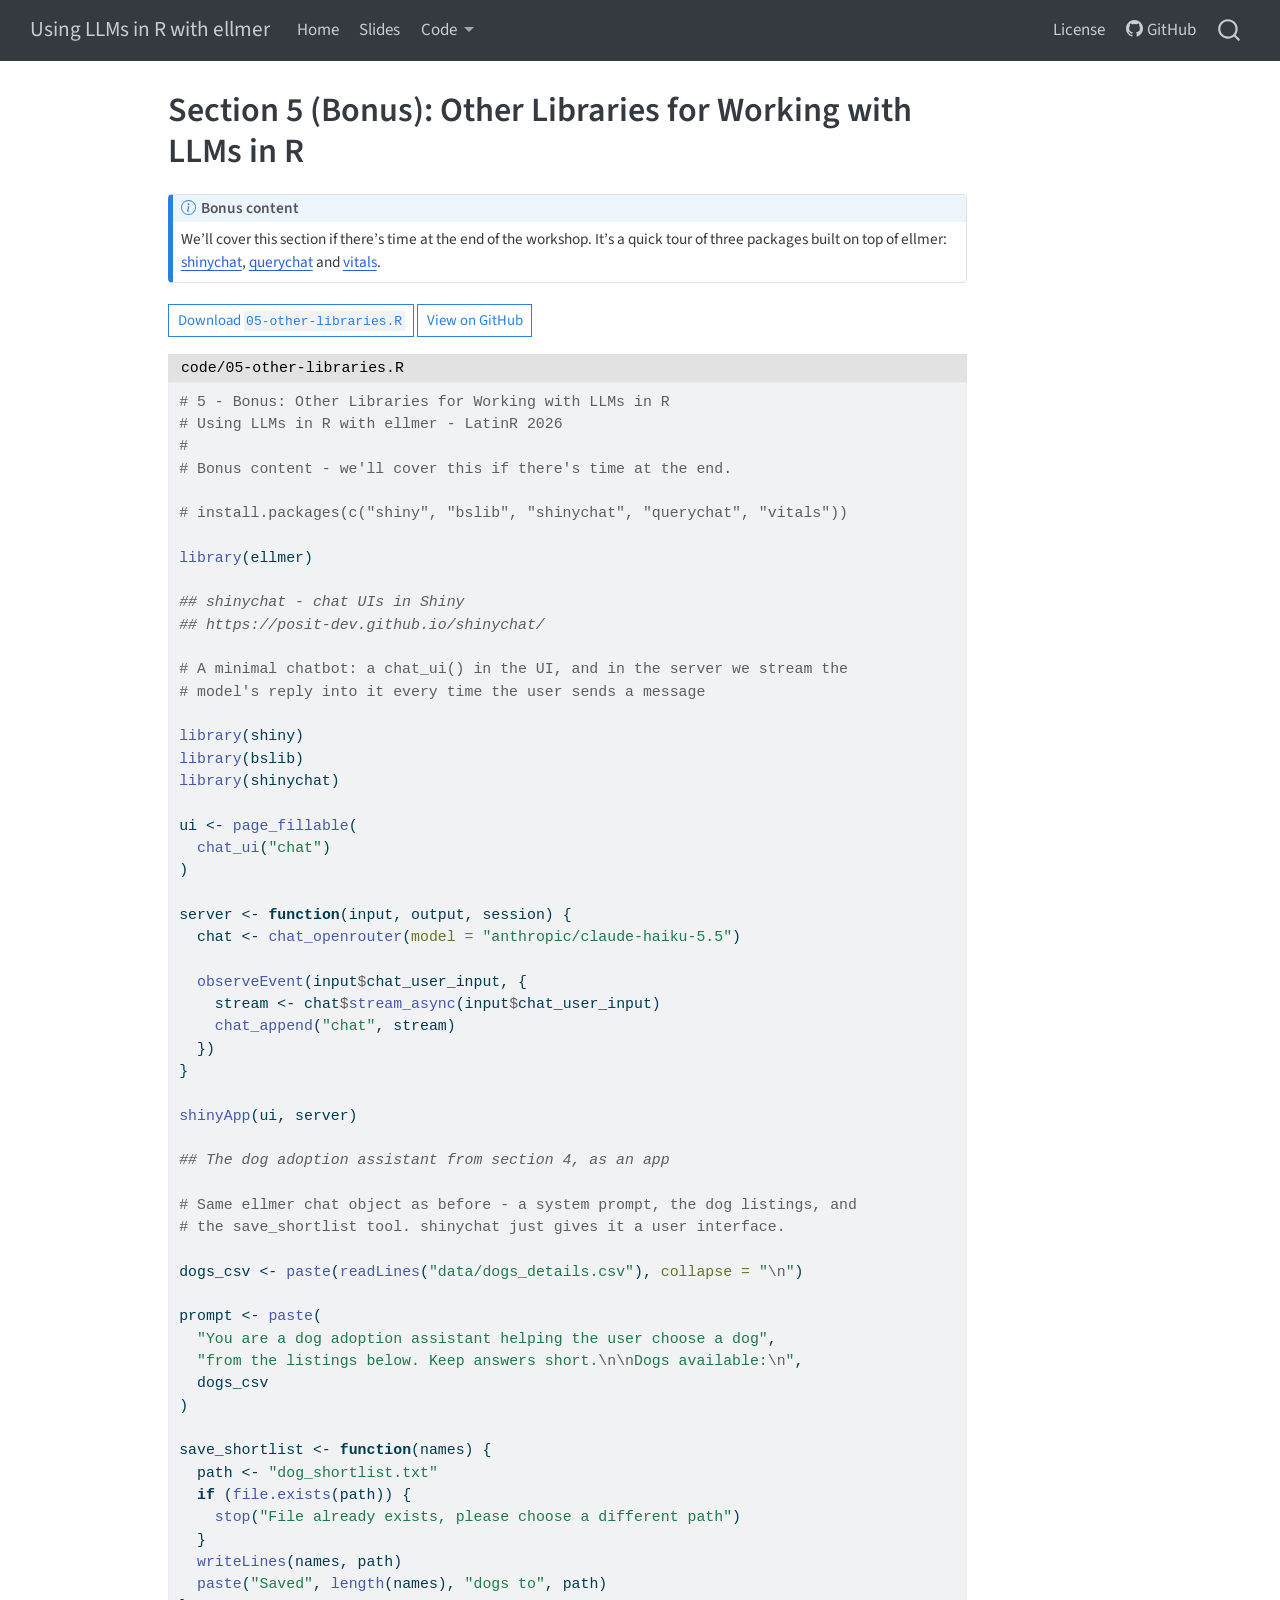
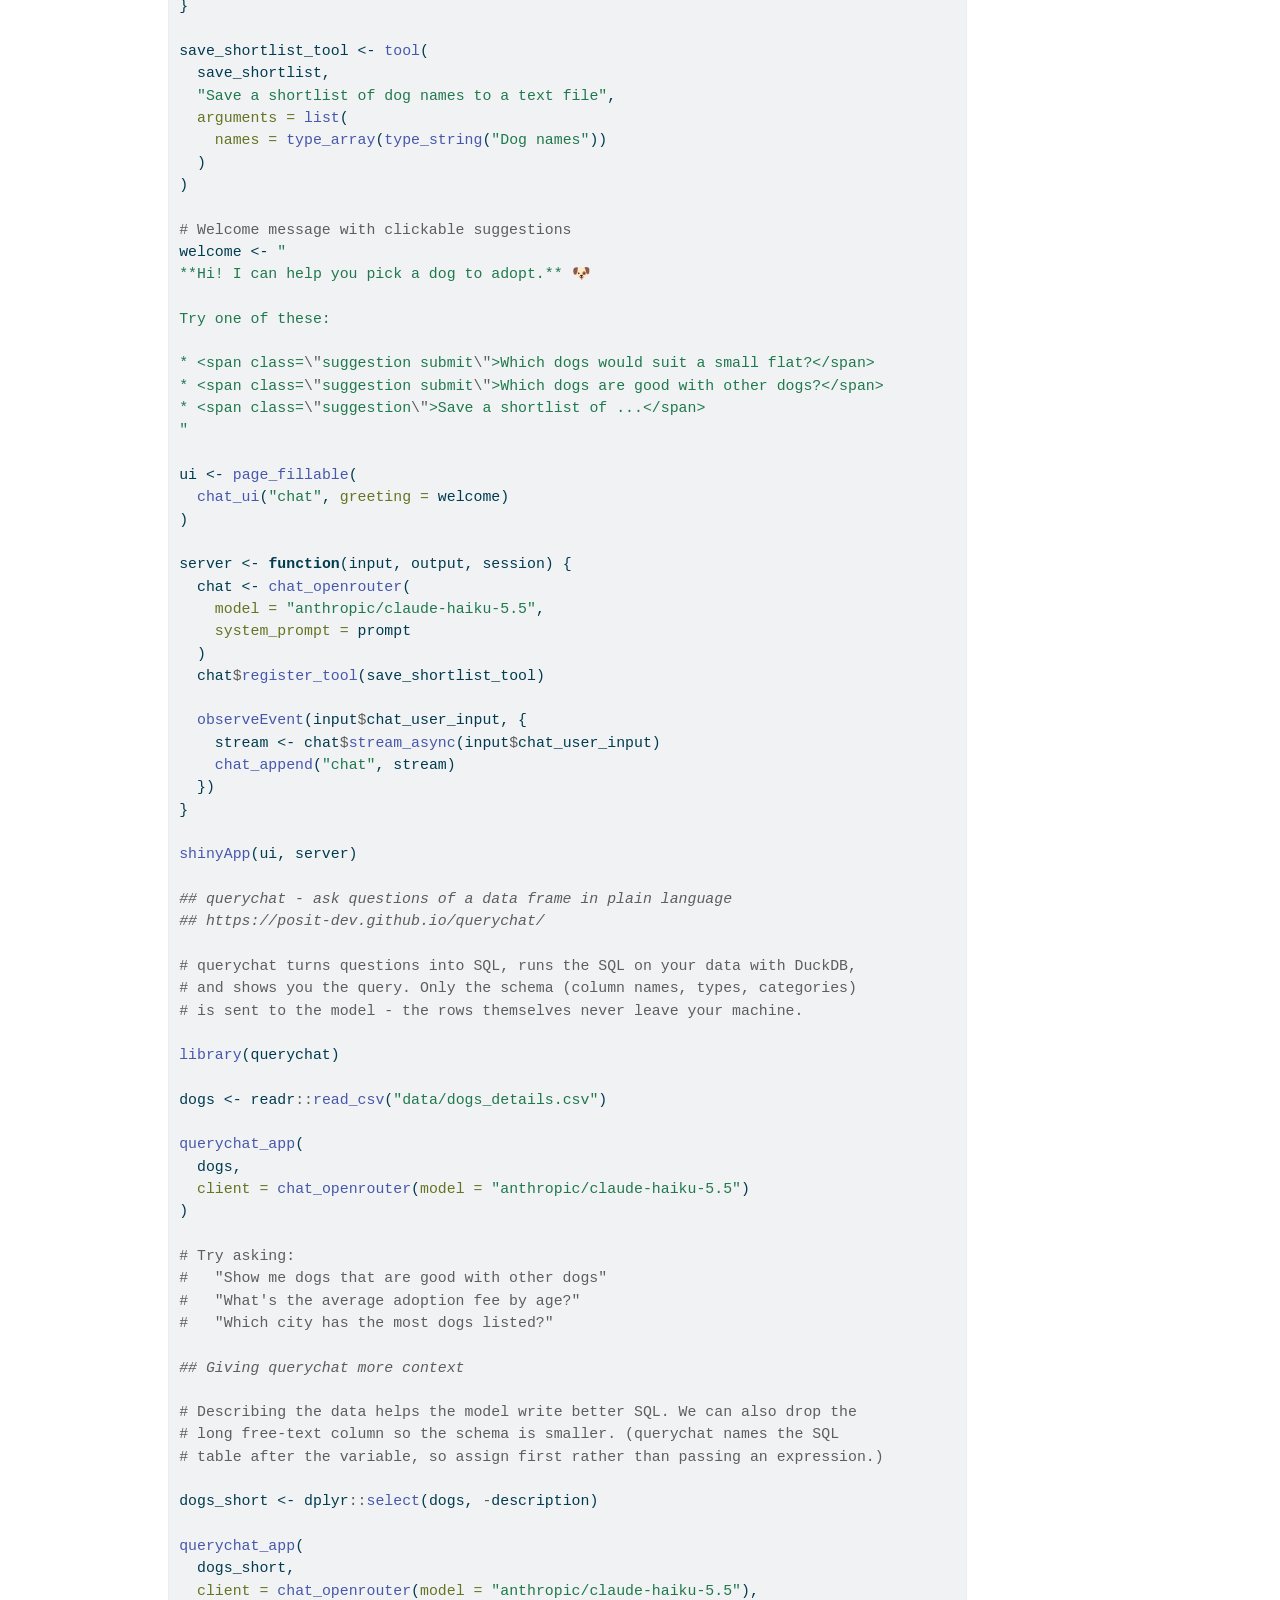
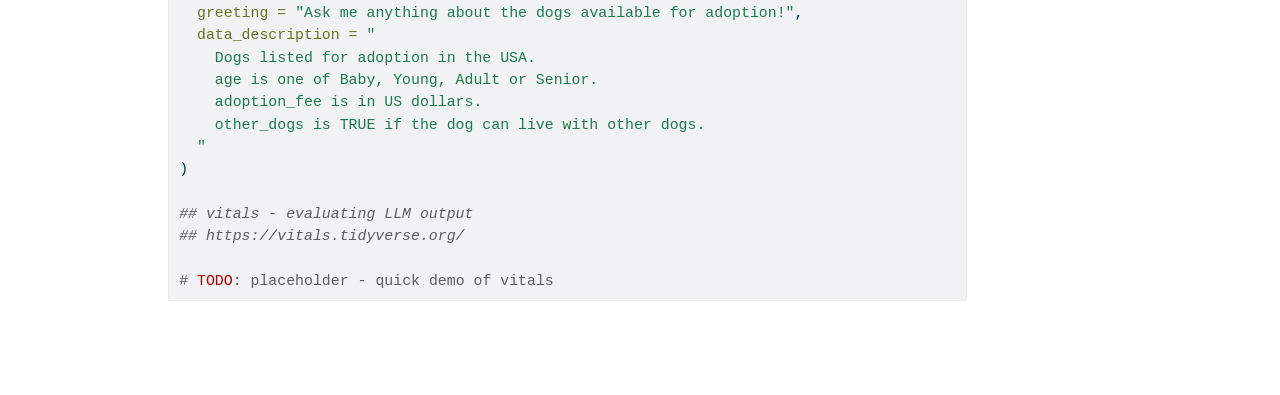
<file: code/05-other-libraries.html>
<!DOCTYPE html>
<html xmlns="http://www.w3.org/1999/xhtml" lang="en" xml:lang="en"><head>

<meta charset="utf-8">
<meta name="generator" content="quarto-1.11.9">

<meta name="viewport" content="width=device-width, initial-scale=1.0, user-scalable=yes">


<title>Section 5 (Bonus): Other Libraries for Working with LLMs in R – Using LLMs in R with ellmer</title>
<style>
/* Default styles provided by pandoc.
** See https://pandoc.org/MANUAL.html#variables-for-html for config info.
*/
span.smallcaps{font-variant: small-caps;}
div.columns{display: flex; gap: 1.5em;}
div.column{flex: auto;}
@media screen {
div.columns{gap: min(4vw, 1.5em);}
div.column{overflow-x: auto;}
}
div.hanging-indent{margin-left: 1.5em; text-indent: -1.5em;}
ul.task-list{list-style: none;}
ul.task-list li input[type="checkbox"] {
  width: 0.8em;
  margin: 0 0.8em 0.2em -1em; /* quarto-specific, see https://github.com/quarto-dev/quarto-cli/issues/4556 */ 
  vertical-align: middle;
}
/* CSS for syntax highlighting */
html { -webkit-text-size-adjust: 100%; }
pre > code.sourceCode { white-space: pre; position: relative; }
pre > code.sourceCode > span { display: inline-block; line-height: 1.25; }
pre > code.sourceCode > span:empty { height: 1.2em; }
.sourceCode { overflow: visible; }
code.sourceCode > span { color: inherit; text-decoration: inherit; }
div.sourceCode { margin: 1em 0; }
pre.sourceCode { margin: 0; }
@media screen {
div.sourceCode { overflow: auto; }
}
@media print {
pre > code.sourceCode { white-space: pre-wrap; }
pre > code.sourceCode > span { text-indent: -5em; padding-left: 5em; }
}
pre.numberSource code
  { counter-reset: source-line 0; }
pre.numberSource code > span
  { position: relative; left: -4em; counter-increment: source-line; }
pre.numberSource code > span > a:first-child::before
  { content: counter(source-line);
    position: relative; left: -1em; text-align: right; vertical-align: baseline;
    border: none; display: inline-block;
    -webkit-touch-callout: none; -webkit-user-select: none;
    -khtml-user-select: none; -moz-user-select: none;
    -ms-user-select: none; user-select: none;
    padding: 0 4px; width: 4em;
  }
pre.numberSource { margin-left: 3em;  padding-left: 4px; }
div.sourceCode
  {   }
@media screen {
pre > code.sourceCode > span > a:first-child::before { text-decoration: underline; }
}
</style>


<script src="../site_libs/quarto-nav/quarto-nav.js"></script>
<script src="../site_libs/quarto-nav/headroom.min.js"></script>
<script src="../site_libs/clipboard/clipboard.min.js"></script>
<script src="../site_libs/quarto-search/autocomplete.umd.js"></script>
<script src="../site_libs/quarto-search/fuse.min.js"></script>
<script src="../site_libs/quarto-search/quarto-search.js"></script>
<meta name="quarto:offset" content="../">
<script src="../site_libs/quarto-html/quarto.js" type="module"></script>
<script src="../site_libs/quarto-html/tabsets/tabsets.js" type="module"></script>
<script src="../site_libs/quarto-html/scrollable-regions/scrollable-regions.js" type="module"></script>
<script src="../site_libs/quarto-html/popper.min.js"></script>
<script src="../site_libs/quarto-html/tippy.umd.min.js"></script>
<script src="../site_libs/quarto-html/anchor.min.js"></script>
<link href="../site_libs/quarto-html/tippy.css" rel="stylesheet">
<link href="../site_libs/quarto-html/quarto-syntax-highlighting-63b5708e65d6cd79cd7618c58d0c21e7.css" rel="stylesheet" id="quarto-text-highlighting-styles">
<script src="../site_libs/bootstrap/bootstrap.min.js"></script>
<link href="../site_libs/bootstrap/bootstrap-icons.css" rel="stylesheet">
<link href="../site_libs/bootstrap/bootstrap-f4b6782871320f573c0d6d7fdc3d6c30.min.css" rel="stylesheet" append-hash="true" id="quarto-bootstrap" data-mode="light">
<script id="quarto-search-options" type="application/json">{
  "location": "navbar",
  "copy-button": false,
  "collapse-after": 3,
  "panel-placement": "end",
  "type": "overlay",
  "limit": 50,
  "keyboard-shortcut": [
    "f",
    "/",
    "s"
  ],
  "show-item-context": false,
  "language": {
    "search-no-results-text": "No results",
    "search-matching-documents-text": "matching documents",
    "search-copy-link-title": "Copy link to search",
    "search-hide-matches-text": "Hide additional matches",
    "search-more-match-text": "more match in this document",
    "search-more-matches-text": "more matches in this document",
    "search-clear-button-title": "Clear",
    "search-text-placeholder": "",
    "search-detached-cancel-button-title": "Cancel",
    "search-submit-button-title": "Submit",
    "search-label": "Search"
  }
}</script>


<link rel="stylesheet" href="../styles.scss">
</head>

<body class="nav-fixed quarto-light"><a id="quarto-skip-link" class="visually-hidden-focusable" href="#quarto-document-content">Skip to main content</a>

<div id="quarto-search-results"></div>
  <header id="quarto-header" class="headroom fixed-top">
    <nav class="navbar navbar-expand-lg " data-bs-theme="dark" aria-label="Site">
      <div class="navbar-container container-fluid">
      <div class="navbar-brand-container mx-auto">
    <a class="navbar-brand" href="../index.html">
    <span class="navbar-title">Using LLMs in R with ellmer</span>
    </a>
  </div>
          <button class="navbar-toggler" type="button" data-bs-toggle="collapse" data-bs-target="#navbarCollapse" aria-controls="navbarCollapse" aria-expanded="false" aria-label="Toggle navigation" onclick="if (window.quartoToggleHeadroom) { window.quartoToggleHeadroom(); }">
  <span class="navbar-toggler-icon"></span>
</button>
          <div class="collapse navbar-collapse" id="navbarCollapse">
            <ul class="navbar-nav navbar-nav-scroll me-auto">
  <li class="nav-item">
    <a class="nav-link" href="../index.html"> 
<span class="menu-text">Home</span></a>
  </li>  
  <li class="nav-item">
    <a class="nav-link" href="../materials/slides.html"> 
<span class="menu-text">Slides</span></a>
  </li>  
  <li class="nav-item dropdown ">
    <a class="nav-link dropdown-toggle" href="#" id="nav-menu-code" role="link" data-bs-toggle="dropdown" aria-expanded="false">
 <span class="menu-text">Code</span>
    </a>
    <ul class="dropdown-menu" aria-labelledby="nav-menu-code">    
        <li>
    <a class="dropdown-item" href="../code/00-welcome-and-setup.html">
 <span class="dropdown-text">0: Welcome and Setup</span></a>
  </li>  
        <li>
    <a class="dropdown-item" href="../code/01-getting-started.html">
 <span class="dropdown-text">1: Getting Started with LLMs in R</span></a>
  </li>  
        <li>
    <a class="dropdown-item" href="../code/02-prompt-engineering.html">
 <span class="dropdown-text">2: Prompt Engineering</span></a>
  </li>  
        <li>
    <a class="dropdown-item" href="../code/03-structured-data.html">
 <span class="dropdown-text">3: Extracting Structured Data</span></a>
  </li>  
        <li>
    <a class="dropdown-item" href="../code/04-tool-calling.html">
 <span class="dropdown-text">4: Tool Calling</span></a>
  </li>  
        <li>
    <a class="dropdown-item" href="../code/05-other-libraries.html">
 <span class="dropdown-text">5 (Bonus): Other Libraries for LLMs in R</span></a>
  </li>  
    </ul>
  </li>
</ul>
            <ul class="navbar-nav navbar-nav-scroll ms-auto">
  <li class="nav-item">
    <a class="nav-link" href="../license-web.html"> <i class="bi bi-file-certificate" role="img">
</i> 
<span class="menu-text">License</span></a>
  </li>  
  <li class="nav-item">
    <a class="nav-link" href="https://github.com/thisisnic/ellmer-latinr"> <i class="bi bi-github" role="img">
</i> 
<span class="menu-text">GitHub</span></a>
  </li>  
</ul>
          </div> <!-- /navcollapse -->
            <div class="quarto-navbar-tools">
</div>
            <div id="quarto-search" class="" title="Search"></div>
      </div> <!-- /container-fluid -->
    </nav>
</header>
<!-- content -->
<div id="quarto-content" class="quarto-container page-columns page-rows-contents page-layout-article page-navbar">
<!-- sidebar -->
<!-- margin-sidebar -->
    <div id="quarto-margin-sidebar" class="sidebar margin-sidebar zindex-bottom">
        
    </div>
<!-- main -->
<main class="content" id="quarto-document-content" tabindex="-1">

<header id="title-block-header" class="quarto-title-block default">
<div class="quarto-title">
<h1 class="title">Section 5 (Bonus): Other Libraries for Working with LLMs in R</h1>
</div>



<div class="quarto-title-meta">

    
  
    
  </div>
  


</header>


<div class="callout callout-style-default callout-note callout-titled">
<div class="callout-header d-flex align-content-center">
<div class="callout-icon-container">
<i class="callout-icon"></i>
</div>
<div class="callout-title-container flex-fill">
<span class="screen-reader-only">Note</span>Bonus content
</div>
</div>
<div class="callout-body-container callout-body">
<p>We’ll cover this section if there’s time at the end of the workshop. It’s a quick tour of three packages built on top of ellmer: <a href="https://posit-dev.github.io/shinychat/">shinychat</a>, <a href="https://posit-dev.github.io/querychat/">querychat</a> and <a href="https://vitals.tidyverse.org/">vitals</a>.</p>
</div>
</div>
<p><a href="https://raw.githubusercontent.com/thisisnic/ellmer-latinr/main/code/05-other-libraries.R" class="btn btn-outline-primary btn-sm">Download <code>05-other-libraries.R</code></a> <a href="https://github.com/thisisnic/ellmer-latinr/blob/main/code/05-other-libraries.R" class="btn btn-outline-primary btn-sm">View on GitHub</a></p>
<div class="code-with-filename">
<div class="code-with-filename-file">
<pre><strong>code/05-other-libraries.R</strong></pre>
</div>
<div class="code-copy-outer-scaffold"><div class="sourceCode" id="cb1" data-filename="code/05-other-libraries.R"><pre class="sourceCode r code-with-copy"><code class="sourceCode r"><span id="cb1-1"><a href="#cb1-1" aria-hidden="true" tabindex="-1"></a><span class="co"># 5 - Bonus: Other Libraries for Working with LLMs in R</span></span>
<span id="cb1-2"><a href="#cb1-2" aria-hidden="true" tabindex="-1"></a><span class="co"># Using LLMs in R with ellmer - LatinR 2026</span></span>
<span id="cb1-3"><a href="#cb1-3" aria-hidden="true" tabindex="-1"></a><span class="co">#</span></span>
<span id="cb1-4"><a href="#cb1-4" aria-hidden="true" tabindex="-1"></a><span class="co"># Bonus content - we'll cover this if there's time at the end.</span></span>
<span id="cb1-5"><a href="#cb1-5" aria-hidden="true" tabindex="-1"></a></span>
<span id="cb1-6"><a href="#cb1-6" aria-hidden="true" tabindex="-1"></a><span class="co"># install.packages(c("shiny", "bslib", "shinychat", "querychat", "vitals"))</span></span>
<span id="cb1-7"><a href="#cb1-7" aria-hidden="true" tabindex="-1"></a></span>
<span id="cb1-8"><a href="#cb1-8" aria-hidden="true" tabindex="-1"></a><span class="fu">library</span>(ellmer)</span>
<span id="cb1-9"><a href="#cb1-9" aria-hidden="true" tabindex="-1"></a></span>
<span id="cb1-10"><a href="#cb1-10" aria-hidden="true" tabindex="-1"></a><span class="do">## shinychat - chat UIs in Shiny</span></span>
<span id="cb1-11"><a href="#cb1-11" aria-hidden="true" tabindex="-1"></a><span class="do">## https://posit-dev.github.io/shinychat/</span></span>
<span id="cb1-12"><a href="#cb1-12" aria-hidden="true" tabindex="-1"></a></span>
<span id="cb1-13"><a href="#cb1-13" aria-hidden="true" tabindex="-1"></a><span class="co"># A minimal chatbot: a chat_ui() in the UI, and in the server we stream the</span></span>
<span id="cb1-14"><a href="#cb1-14" aria-hidden="true" tabindex="-1"></a><span class="co"># model's reply into it every time the user sends a message</span></span>
<span id="cb1-15"><a href="#cb1-15" aria-hidden="true" tabindex="-1"></a></span>
<span id="cb1-16"><a href="#cb1-16" aria-hidden="true" tabindex="-1"></a><span class="fu">library</span>(shiny)</span>
<span id="cb1-17"><a href="#cb1-17" aria-hidden="true" tabindex="-1"></a><span class="fu">library</span>(bslib)</span>
<span id="cb1-18"><a href="#cb1-18" aria-hidden="true" tabindex="-1"></a><span class="fu">library</span>(shinychat)</span>
<span id="cb1-19"><a href="#cb1-19" aria-hidden="true" tabindex="-1"></a></span>
<span id="cb1-20"><a href="#cb1-20" aria-hidden="true" tabindex="-1"></a>ui <span class="ot">&lt;-</span> <span class="fu">page_fillable</span>(</span>
<span id="cb1-21"><a href="#cb1-21" aria-hidden="true" tabindex="-1"></a>  <span class="fu">chat_ui</span>(<span class="st">"chat"</span>)</span>
<span id="cb1-22"><a href="#cb1-22" aria-hidden="true" tabindex="-1"></a>)</span>
<span id="cb1-23"><a href="#cb1-23" aria-hidden="true" tabindex="-1"></a></span>
<span id="cb1-24"><a href="#cb1-24" aria-hidden="true" tabindex="-1"></a>server <span class="ot">&lt;-</span> <span class="cf">function</span>(input, output, session) {</span>
<span id="cb1-25"><a href="#cb1-25" aria-hidden="true" tabindex="-1"></a>  chat <span class="ot">&lt;-</span> <span class="fu">chat_openrouter</span>(<span class="at">model =</span> <span class="st">"anthropic/claude-haiku-5.5"</span>)</span>
<span id="cb1-26"><a href="#cb1-26" aria-hidden="true" tabindex="-1"></a></span>
<span id="cb1-27"><a href="#cb1-27" aria-hidden="true" tabindex="-1"></a>  <span class="fu">observeEvent</span>(input<span class="sc">$</span>chat_user_input, {</span>
<span id="cb1-28"><a href="#cb1-28" aria-hidden="true" tabindex="-1"></a>    stream <span class="ot">&lt;-</span> chat<span class="sc">$</span><span class="fu">stream_async</span>(input<span class="sc">$</span>chat_user_input)</span>
<span id="cb1-29"><a href="#cb1-29" aria-hidden="true" tabindex="-1"></a>    <span class="fu">chat_append</span>(<span class="st">"chat"</span>, stream)</span>
<span id="cb1-30"><a href="#cb1-30" aria-hidden="true" tabindex="-1"></a>  })</span>
<span id="cb1-31"><a href="#cb1-31" aria-hidden="true" tabindex="-1"></a>}</span>
<span id="cb1-32"><a href="#cb1-32" aria-hidden="true" tabindex="-1"></a></span>
<span id="cb1-33"><a href="#cb1-33" aria-hidden="true" tabindex="-1"></a><span class="fu">shinyApp</span>(ui, server)</span>
<span id="cb1-34"><a href="#cb1-34" aria-hidden="true" tabindex="-1"></a></span>
<span id="cb1-35"><a href="#cb1-35" aria-hidden="true" tabindex="-1"></a><span class="do">## The dog adoption assistant from section 4, as an app</span></span>
<span id="cb1-36"><a href="#cb1-36" aria-hidden="true" tabindex="-1"></a></span>
<span id="cb1-37"><a href="#cb1-37" aria-hidden="true" tabindex="-1"></a><span class="co"># Same ellmer chat object as before - a system prompt, the dog listings, and</span></span>
<span id="cb1-38"><a href="#cb1-38" aria-hidden="true" tabindex="-1"></a><span class="co"># the save_shortlist tool. shinychat just gives it a user interface.</span></span>
<span id="cb1-39"><a href="#cb1-39" aria-hidden="true" tabindex="-1"></a></span>
<span id="cb1-40"><a href="#cb1-40" aria-hidden="true" tabindex="-1"></a>dogs_csv <span class="ot">&lt;-</span> <span class="fu">paste</span>(<span class="fu">readLines</span>(<span class="st">"data/dogs_details.csv"</span>), <span class="at">collapse =</span> <span class="st">"</span><span class="sc">\n</span><span class="st">"</span>)</span>
<span id="cb1-41"><a href="#cb1-41" aria-hidden="true" tabindex="-1"></a></span>
<span id="cb1-42"><a href="#cb1-42" aria-hidden="true" tabindex="-1"></a>prompt <span class="ot">&lt;-</span> <span class="fu">paste</span>(</span>
<span id="cb1-43"><a href="#cb1-43" aria-hidden="true" tabindex="-1"></a>  <span class="st">"You are a dog adoption assistant helping the user choose a dog"</span>,</span>
<span id="cb1-44"><a href="#cb1-44" aria-hidden="true" tabindex="-1"></a>  <span class="st">"from the listings below. Keep answers short.</span><span class="sc">\n\n</span><span class="st">Dogs available:</span><span class="sc">\n</span><span class="st">"</span>,</span>
<span id="cb1-45"><a href="#cb1-45" aria-hidden="true" tabindex="-1"></a>  dogs_csv</span>
<span id="cb1-46"><a href="#cb1-46" aria-hidden="true" tabindex="-1"></a>)</span>
<span id="cb1-47"><a href="#cb1-47" aria-hidden="true" tabindex="-1"></a></span>
<span id="cb1-48"><a href="#cb1-48" aria-hidden="true" tabindex="-1"></a>save_shortlist <span class="ot">&lt;-</span> <span class="cf">function</span>(names) {</span>
<span id="cb1-49"><a href="#cb1-49" aria-hidden="true" tabindex="-1"></a>  path <span class="ot">&lt;-</span> <span class="st">"dog_shortlist.txt"</span></span>
<span id="cb1-50"><a href="#cb1-50" aria-hidden="true" tabindex="-1"></a>  <span class="cf">if</span> (<span class="fu">file.exists</span>(path)) {</span>
<span id="cb1-51"><a href="#cb1-51" aria-hidden="true" tabindex="-1"></a>    <span class="fu">stop</span>(<span class="st">"File already exists, please choose a different path"</span>)</span>
<span id="cb1-52"><a href="#cb1-52" aria-hidden="true" tabindex="-1"></a>  }</span>
<span id="cb1-53"><a href="#cb1-53" aria-hidden="true" tabindex="-1"></a>  <span class="fu">writeLines</span>(names, path)</span>
<span id="cb1-54"><a href="#cb1-54" aria-hidden="true" tabindex="-1"></a>  <span class="fu">paste</span>(<span class="st">"Saved"</span>, <span class="fu">length</span>(names), <span class="st">"dogs to"</span>, path)</span>
<span id="cb1-55"><a href="#cb1-55" aria-hidden="true" tabindex="-1"></a>}</span>
<span id="cb1-56"><a href="#cb1-56" aria-hidden="true" tabindex="-1"></a></span>
<span id="cb1-57"><a href="#cb1-57" aria-hidden="true" tabindex="-1"></a>save_shortlist_tool <span class="ot">&lt;-</span> <span class="fu">tool</span>(</span>
<span id="cb1-58"><a href="#cb1-58" aria-hidden="true" tabindex="-1"></a>  save_shortlist,</span>
<span id="cb1-59"><a href="#cb1-59" aria-hidden="true" tabindex="-1"></a>  <span class="st">"Save a shortlist of dog names to a text file"</span>,</span>
<span id="cb1-60"><a href="#cb1-60" aria-hidden="true" tabindex="-1"></a>  <span class="at">arguments =</span> <span class="fu">list</span>(</span>
<span id="cb1-61"><a href="#cb1-61" aria-hidden="true" tabindex="-1"></a>    <span class="at">names =</span> <span class="fu">type_array</span>(<span class="fu">type_string</span>(<span class="st">"Dog names"</span>))</span>
<span id="cb1-62"><a href="#cb1-62" aria-hidden="true" tabindex="-1"></a>  )</span>
<span id="cb1-63"><a href="#cb1-63" aria-hidden="true" tabindex="-1"></a>)</span>
<span id="cb1-64"><a href="#cb1-64" aria-hidden="true" tabindex="-1"></a></span>
<span id="cb1-65"><a href="#cb1-65" aria-hidden="true" tabindex="-1"></a><span class="co"># Welcome message with clickable suggestions</span></span>
<span id="cb1-66"><a href="#cb1-66" aria-hidden="true" tabindex="-1"></a>welcome <span class="ot">&lt;-</span> <span class="st">"</span></span>
<span id="cb1-67"><a href="#cb1-67" aria-hidden="true" tabindex="-1"></a><span class="st">**Hi! I can help you pick a dog to adopt.** 🐶</span></span>
<span id="cb1-68"><a href="#cb1-68" aria-hidden="true" tabindex="-1"></a></span>
<span id="cb1-69"><a href="#cb1-69" aria-hidden="true" tabindex="-1"></a><span class="st">Try one of these:</span></span>
<span id="cb1-70"><a href="#cb1-70" aria-hidden="true" tabindex="-1"></a></span>
<span id="cb1-71"><a href="#cb1-71" aria-hidden="true" tabindex="-1"></a><span class="st">* &lt;span class=</span><span class="sc">\"</span><span class="st">suggestion submit</span><span class="sc">\"</span><span class="st">&gt;Which dogs would suit a small flat?&lt;/span&gt;</span></span>
<span id="cb1-72"><a href="#cb1-72" aria-hidden="true" tabindex="-1"></a><span class="st">* &lt;span class=</span><span class="sc">\"</span><span class="st">suggestion submit</span><span class="sc">\"</span><span class="st">&gt;Which dogs are good with other dogs?&lt;/span&gt;</span></span>
<span id="cb1-73"><a href="#cb1-73" aria-hidden="true" tabindex="-1"></a><span class="st">* &lt;span class=</span><span class="sc">\"</span><span class="st">suggestion</span><span class="sc">\"</span><span class="st">&gt;Save a shortlist of ...&lt;/span&gt;</span></span>
<span id="cb1-74"><a href="#cb1-74" aria-hidden="true" tabindex="-1"></a><span class="st">"</span></span>
<span id="cb1-75"><a href="#cb1-75" aria-hidden="true" tabindex="-1"></a></span>
<span id="cb1-76"><a href="#cb1-76" aria-hidden="true" tabindex="-1"></a>ui <span class="ot">&lt;-</span> <span class="fu">page_fillable</span>(</span>
<span id="cb1-77"><a href="#cb1-77" aria-hidden="true" tabindex="-1"></a>  <span class="fu">chat_ui</span>(<span class="st">"chat"</span>, <span class="at">greeting =</span> welcome)</span>
<span id="cb1-78"><a href="#cb1-78" aria-hidden="true" tabindex="-1"></a>)</span>
<span id="cb1-79"><a href="#cb1-79" aria-hidden="true" tabindex="-1"></a></span>
<span id="cb1-80"><a href="#cb1-80" aria-hidden="true" tabindex="-1"></a>server <span class="ot">&lt;-</span> <span class="cf">function</span>(input, output, session) {</span>
<span id="cb1-81"><a href="#cb1-81" aria-hidden="true" tabindex="-1"></a>  chat <span class="ot">&lt;-</span> <span class="fu">chat_openrouter</span>(</span>
<span id="cb1-82"><a href="#cb1-82" aria-hidden="true" tabindex="-1"></a>    <span class="at">model =</span> <span class="st">"anthropic/claude-haiku-5.5"</span>,</span>
<span id="cb1-83"><a href="#cb1-83" aria-hidden="true" tabindex="-1"></a>    <span class="at">system_prompt =</span> prompt</span>
<span id="cb1-84"><a href="#cb1-84" aria-hidden="true" tabindex="-1"></a>  )</span>
<span id="cb1-85"><a href="#cb1-85" aria-hidden="true" tabindex="-1"></a>  chat<span class="sc">$</span><span class="fu">register_tool</span>(save_shortlist_tool)</span>
<span id="cb1-86"><a href="#cb1-86" aria-hidden="true" tabindex="-1"></a></span>
<span id="cb1-87"><a href="#cb1-87" aria-hidden="true" tabindex="-1"></a>  <span class="fu">observeEvent</span>(input<span class="sc">$</span>chat_user_input, {</span>
<span id="cb1-88"><a href="#cb1-88" aria-hidden="true" tabindex="-1"></a>    stream <span class="ot">&lt;-</span> chat<span class="sc">$</span><span class="fu">stream_async</span>(input<span class="sc">$</span>chat_user_input)</span>
<span id="cb1-89"><a href="#cb1-89" aria-hidden="true" tabindex="-1"></a>    <span class="fu">chat_append</span>(<span class="st">"chat"</span>, stream)</span>
<span id="cb1-90"><a href="#cb1-90" aria-hidden="true" tabindex="-1"></a>  })</span>
<span id="cb1-91"><a href="#cb1-91" aria-hidden="true" tabindex="-1"></a>}</span>
<span id="cb1-92"><a href="#cb1-92" aria-hidden="true" tabindex="-1"></a></span>
<span id="cb1-93"><a href="#cb1-93" aria-hidden="true" tabindex="-1"></a><span class="fu">shinyApp</span>(ui, server)</span>
<span id="cb1-94"><a href="#cb1-94" aria-hidden="true" tabindex="-1"></a></span>
<span id="cb1-95"><a href="#cb1-95" aria-hidden="true" tabindex="-1"></a><span class="do">## querychat - ask questions of a data frame in plain language</span></span>
<span id="cb1-96"><a href="#cb1-96" aria-hidden="true" tabindex="-1"></a><span class="do">## https://posit-dev.github.io/querychat/</span></span>
<span id="cb1-97"><a href="#cb1-97" aria-hidden="true" tabindex="-1"></a></span>
<span id="cb1-98"><a href="#cb1-98" aria-hidden="true" tabindex="-1"></a><span class="co"># querychat turns questions into SQL, runs the SQL on your data with DuckDB,</span></span>
<span id="cb1-99"><a href="#cb1-99" aria-hidden="true" tabindex="-1"></a><span class="co"># and shows you the query. Only the schema (column names, types, categories)</span></span>
<span id="cb1-100"><a href="#cb1-100" aria-hidden="true" tabindex="-1"></a><span class="co"># is sent to the model - the rows themselves never leave your machine.</span></span>
<span id="cb1-101"><a href="#cb1-101" aria-hidden="true" tabindex="-1"></a></span>
<span id="cb1-102"><a href="#cb1-102" aria-hidden="true" tabindex="-1"></a><span class="fu">library</span>(querychat)</span>
<span id="cb1-103"><a href="#cb1-103" aria-hidden="true" tabindex="-1"></a></span>
<span id="cb1-104"><a href="#cb1-104" aria-hidden="true" tabindex="-1"></a>dogs <span class="ot">&lt;-</span> readr<span class="sc">::</span><span class="fu">read_csv</span>(<span class="st">"data/dogs_details.csv"</span>)</span>
<span id="cb1-105"><a href="#cb1-105" aria-hidden="true" tabindex="-1"></a></span>
<span id="cb1-106"><a href="#cb1-106" aria-hidden="true" tabindex="-1"></a><span class="fu">querychat_app</span>(</span>
<span id="cb1-107"><a href="#cb1-107" aria-hidden="true" tabindex="-1"></a>  dogs,</span>
<span id="cb1-108"><a href="#cb1-108" aria-hidden="true" tabindex="-1"></a>  <span class="at">client =</span> <span class="fu">chat_openrouter</span>(<span class="at">model =</span> <span class="st">"anthropic/claude-haiku-5.5"</span>)</span>
<span id="cb1-109"><a href="#cb1-109" aria-hidden="true" tabindex="-1"></a>)</span>
<span id="cb1-110"><a href="#cb1-110" aria-hidden="true" tabindex="-1"></a></span>
<span id="cb1-111"><a href="#cb1-111" aria-hidden="true" tabindex="-1"></a><span class="co"># Try asking:</span></span>
<span id="cb1-112"><a href="#cb1-112" aria-hidden="true" tabindex="-1"></a><span class="co">#   "Show me dogs that are good with other dogs"</span></span>
<span id="cb1-113"><a href="#cb1-113" aria-hidden="true" tabindex="-1"></a><span class="co">#   "What's the average adoption fee by age?"</span></span>
<span id="cb1-114"><a href="#cb1-114" aria-hidden="true" tabindex="-1"></a><span class="co">#   "Which city has the most dogs listed?"</span></span>
<span id="cb1-115"><a href="#cb1-115" aria-hidden="true" tabindex="-1"></a></span>
<span id="cb1-116"><a href="#cb1-116" aria-hidden="true" tabindex="-1"></a><span class="do">## Giving querychat more context</span></span>
<span id="cb1-117"><a href="#cb1-117" aria-hidden="true" tabindex="-1"></a></span>
<span id="cb1-118"><a href="#cb1-118" aria-hidden="true" tabindex="-1"></a><span class="co"># Describing the data helps the model write better SQL. We can also drop the</span></span>
<span id="cb1-119"><a href="#cb1-119" aria-hidden="true" tabindex="-1"></a><span class="co"># long free-text column so the schema is smaller. (querychat names the SQL</span></span>
<span id="cb1-120"><a href="#cb1-120" aria-hidden="true" tabindex="-1"></a><span class="co"># table after the variable, so assign first rather than passing an expression.)</span></span>
<span id="cb1-121"><a href="#cb1-121" aria-hidden="true" tabindex="-1"></a></span>
<span id="cb1-122"><a href="#cb1-122" aria-hidden="true" tabindex="-1"></a>dogs_short <span class="ot">&lt;-</span> dplyr<span class="sc">::</span><span class="fu">select</span>(dogs, <span class="sc">-</span>description)</span>
<span id="cb1-123"><a href="#cb1-123" aria-hidden="true" tabindex="-1"></a></span>
<span id="cb1-124"><a href="#cb1-124" aria-hidden="true" tabindex="-1"></a><span class="fu">querychat_app</span>(</span>
<span id="cb1-125"><a href="#cb1-125" aria-hidden="true" tabindex="-1"></a>  dogs_short,</span>
<span id="cb1-126"><a href="#cb1-126" aria-hidden="true" tabindex="-1"></a>  <span class="at">client =</span> <span class="fu">chat_openrouter</span>(<span class="at">model =</span> <span class="st">"anthropic/claude-haiku-5.5"</span>),</span>
<span id="cb1-127"><a href="#cb1-127" aria-hidden="true" tabindex="-1"></a>  <span class="at">greeting =</span> <span class="st">"Ask me anything about the dogs available for adoption!"</span>,</span>
<span id="cb1-128"><a href="#cb1-128" aria-hidden="true" tabindex="-1"></a>  <span class="at">data_description =</span> <span class="st">"</span></span>
<span id="cb1-129"><a href="#cb1-129" aria-hidden="true" tabindex="-1"></a><span class="st">    Dogs listed for adoption in the USA.</span></span>
<span id="cb1-130"><a href="#cb1-130" aria-hidden="true" tabindex="-1"></a><span class="st">    age is one of Baby, Young, Adult or Senior.</span></span>
<span id="cb1-131"><a href="#cb1-131" aria-hidden="true" tabindex="-1"></a><span class="st">    adoption_fee is in US dollars.</span></span>
<span id="cb1-132"><a href="#cb1-132" aria-hidden="true" tabindex="-1"></a><span class="st">    other_dogs is TRUE if the dog can live with other dogs.</span></span>
<span id="cb1-133"><a href="#cb1-133" aria-hidden="true" tabindex="-1"></a><span class="st">  "</span></span>
<span id="cb1-134"><a href="#cb1-134" aria-hidden="true" tabindex="-1"></a>)</span>
<span id="cb1-135"><a href="#cb1-135" aria-hidden="true" tabindex="-1"></a></span>
<span id="cb1-136"><a href="#cb1-136" aria-hidden="true" tabindex="-1"></a><span class="do">## vitals - evaluating LLM output</span></span>
<span id="cb1-137"><a href="#cb1-137" aria-hidden="true" tabindex="-1"></a><span class="do">## https://vitals.tidyverse.org/</span></span>
<span id="cb1-138"><a href="#cb1-138" aria-hidden="true" tabindex="-1"></a></span>
<span id="cb1-139"><a href="#cb1-139" aria-hidden="true" tabindex="-1"></a><span class="co"># </span><span class="al">TODO</span><span class="co">: placeholder - quick demo of vitals</span></span></code></pre></div><button title="Copy to Clipboard" class="code-copy-button"><i class="bi"></i></button></div>
</div>



</main> <!-- /main -->
<script id="quarto-html-after-body" type="application/javascript">
  window.document.addEventListener("DOMContentLoaded", function (event) {
    const icon = "";
    const anchorJS = new window.AnchorJS();
    anchorJS.options = {
      placement: 'right',
      icon: icon
    };
    anchorJS.add('.anchored');
    const isCodeAnnotation = (el) => {
      for (const clz of el.classList) {
        if (clz.startsWith('code-annotation-')) {                     
          return true;
        }
      }
      return false;
    }
    const onCopySuccess = function(e) {
      // button target
      const button = e.trigger;
      // don't keep focus
      button.blur();
      // flash "checked"
      button.classList.add('code-copy-button-checked');
      var currentTitle = button.getAttribute("title");
      button.setAttribute("title", "Copied!");
      let tooltip;
      if (window.bootstrap) {
        button.setAttribute("data-bs-toggle", "tooltip");
        button.setAttribute("data-bs-placement", "left");
        button.setAttribute("data-bs-title", "Copied!");
        tooltip = new bootstrap.Tooltip(button, 
          { trigger: "manual", 
            customClass: "code-copy-button-tooltip",
            offset: [0, -8]});
        tooltip.show();    
      }
      setTimeout(function() {
        if (tooltip) {
          tooltip.hide();
          button.removeAttribute("data-bs-title");
          button.removeAttribute("data-bs-toggle");
          button.removeAttribute("data-bs-placement");
        }
        button.setAttribute("title", currentTitle);
        button.classList.remove('code-copy-button-checked');
      }, 1000);
      // clear code selection
      e.clearSelection();
    }
    const getTextToCopy = function(trigger) {
      const outerScaffold = trigger.parentElement.cloneNode(true);
      const codeEl = outerScaffold.querySelector('code');
      for (const childEl of codeEl.children) {
        if (isCodeAnnotation(childEl)) {
          childEl.remove();
        }
      }
      return codeEl.innerText;
    }
    const clipboard = new window.ClipboardJS('.code-copy-button:not([data-in-quarto-modal])', {
      text: getTextToCopy
    });
    clipboard.on('success', onCopySuccess);
    if (window.document.getElementById('quarto-embedded-source-code-modal')) {
      const clipboardModal = new window.ClipboardJS('.code-copy-button[data-in-quarto-modal]', {
        text: getTextToCopy,
        container: window.document.getElementById('quarto-embedded-source-code-modal')
      });
      clipboardModal.on('success', onCopySuccess);
    }
      var localhostRegex = new RegExp(/^(?:http|https):\/\/localhost\:?[0-9]*\//);
      var mailtoRegex = new RegExp(/^mailto:/);
        var filterRegex = new RegExp("https:\/\/thisisnic\.github\.io\/ellmer-latinr\/");
      const newWindowLabel = "(opens in a new tab)";
      const newWindowNoteId = "quarto-ext-newwindow-label";
      // Links reference one hidden label through aria-describedby, so the
      // announcement never changes their accessible name.
      var describeNewWindow = (link) => {
        if (!window.document.getElementById(newWindowNoteId)) {
          var newWindowNote = window.document.createElement("span");
          newWindowNote.id = newWindowNoteId;
          newWindowNote.hidden = true;
          newWindowNote.textContent = newWindowLabel;
          window.document.body.appendChild(newWindowNote);
        }
        var describedBy = (link.getAttribute("aria-describedby") || "").split(/\s+/).filter(Boolean);
        if (!describedBy.includes(newWindowNoteId)) {
          describedBy.push(newWindowNoteId);
          link.setAttribute("aria-describedby", describedBy.join(" "));
        }
      }
      var isInternal = (href) => {
          return filterRegex.test(href) || localhostRegex.test(href) || mailtoRegex.test(href);
      }
      // Inspect non-navigation links and adorn them if external
      window.quartoDecorateExternalLinks = function (root) {
     var links = (root || window.document).querySelectorAll('a[href]:not(.nav-link):not(.navbar-brand):not(.toc-action):not(.sidebar-link):not(.sidebar-item-toggle):not(.pagination-link):not(.no-external):not([aria-hidden]):not(.dropdown-item):not(.quarto-navigation-tool):not(.about-link)');
      for (var i=0; i<links.length; i++) {
        const link = links[i];
        if (!isInternal(link.href)) {
          // undo the damage that might have been done by quarto-nav.js in the case of
          // links that we want to consider external
          if (link.dataset.originalHref !== undefined) {
            link.href = link.dataset.originalHref;
          }
            // target, if specified
            link.setAttribute("target", "_blank");
            if (link.getAttribute("rel") === null) {
              link.setAttribute("rel", "noopener");
            }
            describeNewWindow(link);
          if (!link.classList.contains('no-external-icon')) {
          }
        }
      }
      };
      window.quartoDecorateExternalLinks(window.document);
    // Esc closes the popup (WCAG 1.4.13) and focus leaving both trigger and
    // popup closes it (WCAG 2.4.11); tippy handles neither for interactive popups.
    const hideOnEscAndFocusOut = {
      name: 'hideOnEscAndFocusOut',
      defaultValue: true,
      fn(instance) {
        const dismiss = () => {
          // A show scheduled by the trigger delay would otherwise reopen it
          instance.clearDelayTimeouts();
          instance.hide();
        };
        const onKeyDown = (event) => {
          if (event.key !== 'Escape') {
            return;
          }
          // Keep Esc from also reaching page handlers (e.g. reveal.js overview),
          // except an open reveal.js slide menu, which Esc should close too.
          // The menu handles keys only when its keyboard option is on.
          const menuHandlesEsc = window.Reveal?.getPlugin?.('menu')?.isOpen() &&
            window.Reveal.getConfig().menu?.keyboard !== false;
          if (!menuHandlesEsc) {
            event.stopPropagation();
          }
          if (instance.popper.contains(window.document.activeElement)) {
            // Disabled while refocusing so the focus trigger does not reopen it
            instance.disable();
            instance.reference.focus();
            instance.enable();
          }
          dismiss();
        };
        const onFocusOut = (event) => {
          const target = event.relatedTarget;
          if (target && !instance.reference.contains(target) &&
              !instance.popper.contains(target)) {
            dismiss();
          }
        };
        // On the trigger too: a click trigger (code-annotations: select) has no
        // blur handling. Attached for the instance's lifetime so leaving the
        // trigger also cancels a show still pending on the trigger delay.
        instance.reference.addEventListener('focusout', onFocusOut);
        return {
          onShow() {
            window.document.addEventListener('keydown', onKeyDown, true);
            instance.popper.addEventListener('focusout', onFocusOut);
          },
          onHide() {
            window.document.removeEventListener('keydown', onKeyDown, true);
            instance.popper.removeEventListener('focusout', onFocusOut);
          },
          onDestroy() {
            instance.reference.removeEventListener('focusout', onFocusOut);
          },
        };
      },
    };
    function tippyHover(el, contentFn, onTriggerFn, onUntriggerFn) {
      const config = {
        allowHTML: true,
        maxWidth: 500,
        delay: 100,
        arrow: false,
        appendTo: function(el) {
            return el.parentElement;
        },
        interactive: true,
        interactiveBorder: 10,
        theme: 'quarto',
        placement: 'bottom-start',
        plugins: [hideOnEscAndFocusOut],
      };
      if (contentFn) {
        config.content = contentFn;
      }
      if (onTriggerFn) {
        config.onTrigger = onTriggerFn;
      }
      if (onUntriggerFn) {
        config.onUntrigger = onUntriggerFn;
      }
      window.tippy(el, config); 
    }
    const noterefs = window.document.querySelectorAll('a[role="doc-noteref"]');
    for (var i=0; i<noterefs.length; i++) {
      const ref = noterefs[i];
      tippyHover(ref, function() {
        // use id or data attribute instead here
        let href = ref.getAttribute('data-footnote-href') || ref.getAttribute('href');
        try { href = new URL(href).hash; } catch {}
        const id = href.replace(/^#\/?/, "");
        const note = window.document.getElementById(id);
        if (note) {
          return note.innerHTML;
        } else {
          return "";
        }
      });
    }
    const xrefs = window.document.querySelectorAll('a.quarto-xref');
    const processXRef = (id, note) => {
      // Strip column container classes
      const stripColumnClz = (el) => {
        el.classList.remove("page-full", "page-columns");
        if (el.children) {
          for (const child of el.children) {
            stripColumnClz(child);
          }
        }
      }
      stripColumnClz(note)
      if (id === null || id.startsWith('sec-')) {
        // Special case sections, only their first couple elements
        const container = document.createElement("div");
        if (note.children && note.children.length > 2) {
          container.appendChild(note.children[0].cloneNode(true));
          for (let i = 1; i < note.children.length; i++) {
            const child = note.children[i];
            if (child.tagName === "P" && child.innerText === "") {
              continue;
            } else {
              container.appendChild(child.cloneNode(true));
              break;
            }
          }
          if (window.Quarto?.typesetMath) {
            window.Quarto.typesetMath(container);
          }
          return container.innerHTML
        } else {
          if (window.Quarto?.typesetMath) {
            window.Quarto.typesetMath(note);
          }
          return note.innerHTML;
        }
      } else {
        // Remove any anchor links if they are present
        const anchorLink = note.querySelector('a.anchorjs-link');
        if (anchorLink) {
          anchorLink.remove();
        }
        if (window.Quarto?.typesetMath) {
          window.Quarto.typesetMath(note);
        }
        if (note.classList.contains("callout")) {
          return note.outerHTML;
        } else {
          return note.innerHTML;
        }
      }
    }
    for (var i=0; i<xrefs.length; i++) {
      const xref = xrefs[i];
      tippyHover(xref, undefined, function(instance) {
        instance.disable();
        let url = xref.getAttribute('href');
        let hash = undefined; 
        if (url.startsWith('#')) {
          hash = url;
        } else {
          try { hash = new URL(url).hash; } catch {}
        }
        if (hash) {
          const id = hash.replace(/^#\/?/, "");
          const note = window.document.getElementById(id);
          if (note !== null) {
            try {
              const html = processXRef(id, note.cloneNode(true));
              instance.setContent(html);
            } finally {
              instance.enable();
              instance.show();
            }
          } else {
            // See if we can fetch this
            fetch(url.split('#')[0])
            .then(res => res.text())
            .then(html => {
              const parser = new DOMParser();
              const htmlDoc = parser.parseFromString(html, "text/html");
              const note = htmlDoc.getElementById(id);
              if (note !== null) {
                const html = processXRef(id, note);
                instance.setContent(html);
              } 
            }).finally(() => {
              instance.enable();
              instance.show();
            });
          }
        } else {
          // See if we can fetch a full url (with no hash to target)
          // This is a special case and we should probably do some content thinning / targeting
          fetch(url)
          .then(res => res.text())
          .then(html => {
            const parser = new DOMParser();
            const htmlDoc = parser.parseFromString(html, "text/html");
            const note = htmlDoc.querySelector('main.content');
            if (note !== null) {
              // This should only happen for chapter cross references
              // (since there is no id in the URL)
              // remove the first header
              if (note.children.length > 0 && note.children[0].tagName === "HEADER") {
                note.children[0].remove();
              }
              const html = processXRef(null, note);
              instance.setContent(html);
            } 
          }).finally(() => {
            instance.enable();
            instance.show();
          });
        }
      }, function(instance) {
      });
    }
        let selectedAnnoteEl;
        const selectorForAnnotation = ( cell, annotation) => {
          let cellAttr = 'data-code-cell="' + cell + '"';
          let lineAttr = 'data-code-annotation="' +  annotation + '"';
          const selector = 'span[' + cellAttr + '][' + lineAttr + ']';
          return selector;
        }
        const selectCodeLines = (annoteEl) => {
          const doc = window.document;
          const targetCell = annoteEl.getAttribute("data-target-cell");
          const targetAnnotation = annoteEl.getAttribute("data-target-annotation");
          const annoteSpan = window.document.querySelector(selectorForAnnotation(targetCell, targetAnnotation));
          const lines = annoteSpan.getAttribute("data-code-lines").split(",");
          const lineIds = lines.map((line) => {
            return targetCell + "-" + line;
          })
          // Each band is positioned against its own containing block, which is
          // not the offsetParent of the lines, so place it from client rects.
          const placeBand = (band, firstEl, lastEl, codeBlock) => {
            const container = band.offsetParent;
            if (container === null) {
              return;
            }
            const containerRect = container.getBoundingClientRect();
            // Reveal.js scales slides with a transform, so convert client
            // pixels back to the CSS pixels of the container.
            const scale = containerRect.height / container.offsetHeight || 1;
            const firstRect = firstEl.getBoundingClientRect();
            const lastRect = lastEl.getBoundingClientRect();
            const top = (firstRect.top - containerRect.top) / scale - container.clientTop + container.scrollTop;
            const height = (lastRect.bottom - firstRect.top) / scale;
            band.style.top = top - 2 + "px";
            band.style.height = height + 4 + "px";
            if (codeBlock) {
              // Without the copy button wrapper, the containing block is wider
              // than the code block, so span the code block explicitly.
              const blockRect = codeBlock.getBoundingClientRect();
              band.style.left = (blockRect.left - containerRect.left) / scale - container.clientLeft + container.scrollLeft + "px";
              band.style.width = blockRect.width / scale + "px";
            }
          };
          if (lineIds.length > 0) {
            const el = window.document.getElementById(lineIds[0]);
            const lastEl = window.document.getElementById(lineIds[lineIds.length - 1]);
            const parent = el.parentElement.parentElement;
            // cook up a div (if necessary) and position it
            let div = window.document.getElementById("code-annotation-line-highlight");
            if (div === null) {
              div = window.document.createElement("div");
              div.setAttribute("id", "code-annotation-line-highlight");
              div.style.position = 'absolute';
              parent.appendChild(div);
            }
            placeBand(div, el, lastEl, parent.closest("div.sourceCode") || parent);
            let gutterDiv = window.document.getElementById("code-annotation-line-highlight-gutter");
            if (gutterDiv === null) {
              gutterDiv = window.document.createElement("div");
              gutterDiv.setAttribute("id", "code-annotation-line-highlight-gutter");
              gutterDiv.style.position = 'absolute';
              const codeCell = window.document.getElementById(targetCell);
              const gutter = codeCell.querySelector('.code-annotation-gutter');
              gutter.appendChild(gutterDiv);
            }
            placeBand(gutterDiv, el, lastEl);
            selectedAnnoteEl = annoteEl;
          }
        };
        const unselectCodeLines = () => {
          const elementsIds = ["code-annotation-line-highlight", "code-annotation-line-highlight-gutter"];
          elementsIds.forEach((elId) => {
            const div = window.document.getElementById(elId);
            if (div) {
              div.remove();
            }
          });
          selectedAnnoteEl = undefined;
        };
          // Handle positioning of the toggle
      window.addEventListener(
        "resize",
        throttle(() => {
          elRect = undefined;
          if (selectedAnnoteEl) {
            selectCodeLines(selectedAnnoteEl);
          }
        }, 10)
      );
      function throttle(fn, ms) {
      let throttle = false;
      let timer;
        return (...args) => {
          if(!throttle) { // first call gets through
              fn.apply(this, args);
              throttle = true;
          } else { // all the others get throttled
              if(timer) clearTimeout(timer); // cancel #2
              timer = setTimeout(() => {
                fn.apply(this, args);
                timer = throttle = false;
              }, ms);
          }
        };
      }
        // Attach click handler to the DT
        const annoteDls = window.document.querySelectorAll('dt[data-target-cell]');
        for (const annoteDlNode of annoteDls) {
          annoteDlNode.addEventListener('click', (event) => {
            const clickedEl = event.target;
            if (clickedEl !== selectedAnnoteEl) {
              unselectCodeLines();
              const activeEl = window.document.querySelector('dt[data-target-cell].code-annotation-active');
              if (activeEl) {
                activeEl.classList.remove('code-annotation-active');
              }
              selectCodeLines(clickedEl);
              clickedEl.classList.add('code-annotation-active');
            } else {
              // Unselect the line
              unselectCodeLines();
              clickedEl.classList.remove('code-annotation-active');
            }
          });
        }
    const findCites = (el) => {
      const parentEl = el.parentElement;
      if (parentEl) {
        const cites = parentEl.dataset.cites;
        if (cites) {
          return {
            el,
            cites: cites.split(' ')
          };
        } else {
          return findCites(el.parentElement)
        }
      } else {
        return undefined;
      }
    };
    var bibliorefs = window.document.querySelectorAll('a[role="doc-biblioref"]');
    for (var i=0; i<bibliorefs.length; i++) {
      const ref = bibliorefs[i];
      const citeInfo = findCites(ref);
      if (citeInfo) {
        tippyHover(citeInfo.el, function() {
          var popup = window.document.createElement('div');
          citeInfo.cites.forEach(function(cite) {
            var citeDiv = window.document.createElement('div');
            citeDiv.classList.add('hanging-indent');
            citeDiv.classList.add('csl-entry');
            var biblioDiv = window.document.getElementById('ref-' + cite);
            if (biblioDiv) {
              citeDiv.innerHTML = biblioDiv.innerHTML;
            }
            popup.appendChild(citeDiv);
          });
          return popup.innerHTML;
        });
      }
    }
  });
  </script>
  <script type="application/javascript">
  window.quartoScrollableRegionsLabels = {"code":"Scrollable code","output":"Scrollable output"};
  </script>
</div> <!-- /content -->




</body></html>
</file>
<file: site_libs/quarto-html/tippy.css>
.tippy-box[data-animation=fade][data-state=hidden]{opacity:0}[data-tippy-root]{max-width:calc(100vw - 10px)}.tippy-box{position:relative;background-color:#333;color:#fff;border-radius:4px;font-size:14px;line-height:1.4;white-space:normal;outline:0;transition-property:transform,visibility,opacity}.tippy-box[data-placement^=top]>.tippy-arrow{bottom:0}.tippy-box[data-placement^=top]>.tippy-arrow:before{bottom:-7px;left:0;border-width:8px 8px 0;border-top-color:initial;transform-origin:center top}.tippy-box[data-placement^=bottom]>.tippy-arrow{top:0}.tippy-box[data-placement^=bottom]>.tippy-arrow:before{top:-7px;left:0;border-width:0 8px 8px;border-bottom-color:initial;transform-origin:center bottom}.tippy-box[data-placement^=left]>.tippy-arrow{right:0}.tippy-box[data-placement^=left]>.tippy-arrow:before{border-width:8px 0 8px 8px;border-left-color:initial;right:-7px;transform-origin:center left}.tippy-box[data-placement^=right]>.tippy-arrow{left:0}.tippy-box[data-placement^=right]>.tippy-arrow:before{left:-7px;border-width:8px 8px 8px 0;border-right-color:initial;transform-origin:center right}.tippy-box[data-inertia][data-state=visible]{transition-timing-function:cubic-bezier(.54,1.5,.38,1.11)}.tippy-arrow{width:16px;height:16px;color:#333}.tippy-arrow:before{content:"";position:absolute;border-color:transparent;border-style:solid}.tippy-content{position:relative;padding:5px 9px;z-index:1}
</file>
<file: site_libs/quarto-html/quarto-syntax-highlighting-63b5708e65d6cd79cd7618c58d0c21e7.css>
/* quarto syntax highlight colors */
:root {
  --quarto-hl-ot-color: #003B4F;
  --quarto-hl-at-color: #657422;
  --quarto-hl-ss-color: #20794D;
  --quarto-hl-an-color: #5E5E5E;
  --quarto-hl-fu-color: #4758AB;
  --quarto-hl-st-color: #20794D;
  --quarto-hl-cf-color: #003B4F;
  --quarto-hl-op-color: #5E5E5E;
  --quarto-hl-er-color: #AD0000;
  --quarto-hl-bn-color: #AD0000;
  --quarto-hl-al-color: #AD0000;
  --quarto-hl-va-color: #111111;
  --quarto-hl-bu-color: inherit;
  --quarto-hl-ex-color: inherit;
  --quarto-hl-pp-color: #AD0000;
  --quarto-hl-in-color: #5E5E5E;
  --quarto-hl-vs-color: #20794D;
  --quarto-hl-wa-color: #5E5E5E;
  --quarto-hl-do-color: #5E5E5E;
  --quarto-hl-im-color: #00769E;
  --quarto-hl-ch-color: #20794D;
  --quarto-hl-dt-color: #AD0000;
  --quarto-hl-fl-color: #AD0000;
  --quarto-hl-co-color: #5E5E5E;
  --quarto-hl-cv-color: #5E5E5E;
  --quarto-hl-cn-color: #8f5902;
  --quarto-hl-sc-color: #5E5E5E;
  --quarto-hl-dv-color: #AD0000;
  --quarto-hl-kw-color: #003B4F;
}

/* other quarto variables */
:root {
  --quarto-font-monospace: SFMono-Regular, Menlo, Monaco, Consolas, "Liberation Mono", "Courier New", monospace;
}

/* syntax highlight based on Pandoc's rules */
pre > code.sourceCode > span {
  color: #003B4F;
}

code.sourceCode > span {
  color: #003B4F;
}

div.sourceCode,
div.sourceCode pre.sourceCode {
  color: #003B4F;
}

/* Normal */
code span {
  color: #003B4F;
}

/* Alert */
code span.al {
  color: #AD0000;
  font-style: inherit;
}

/* Annotation */
code span.an {
  color: #5E5E5E;
  font-style: inherit;
}

/* Attribute */
code span.at {
  color: #657422;
  font-style: inherit;
}

/* BaseN */
code span.bn {
  color: #AD0000;
  font-style: inherit;
}

/* BuiltIn */
code span.bu {
  font-style: inherit;
}

/* ControlFlow */
code span.cf {
  color: #003B4F;
  font-weight: bold;
  font-style: inherit;
}

/* Char */
code span.ch {
  color: #20794D;
  font-style: inherit;
}

/* Constant */
code span.cn {
  color: #8f5902;
  font-style: inherit;
}

/* Comment */
code span.co {
  color: #5E5E5E;
  font-style: inherit;
}

/* CommentVar */
code span.cv {
  color: #5E5E5E;
  font-style: italic;
}

/* Documentation */
code span.do {
  color: #5E5E5E;
  font-style: italic;
}

/* DataType */
code span.dt {
  color: #AD0000;
  font-style: inherit;
}

/* DecVal */
code span.dv {
  color: #AD0000;
  font-style: inherit;
}

/* Error */
code span.er {
  color: #AD0000;
  font-style: inherit;
}

/* Extension */
code span.ex {
  font-style: inherit;
}

/* Float */
code span.fl {
  color: #AD0000;
  font-style: inherit;
}

/* Function */
code span.fu {
  color: #4758AB;
  font-style: inherit;
}

/* Import */
code span.im {
  color: #00769E;
  font-style: inherit;
}

/* Information */
code span.in {
  color: #5E5E5E;
  font-style: inherit;
}

/* Keyword */
code span.kw {
  color: #003B4F;
  font-weight: bold;
  font-style: inherit;
}

/* Operator */
code span.op {
  color: #5E5E5E;
  font-style: inherit;
}

/* Other */
code span.ot {
  color: #003B4F;
  font-style: inherit;
}

/* Preprocessor */
code span.pp {
  color: #AD0000;
  font-style: inherit;
}

/* SpecialChar */
code span.sc {
  color: #5E5E5E;
  font-style: inherit;
}

/* SpecialString */
code span.ss {
  color: #20794D;
  font-style: inherit;
}

/* String */
code span.st {
  color: #20794D;
  font-style: inherit;
}

/* Variable */
code span.va {
  color: #111111;
  font-style: inherit;
}

/* VerbatimString */
code span.vs {
  color: #20794D;
  font-style: inherit;
}

/* Warning */
code span.wa {
  color: #5E5E5E;
  font-style: italic;
}

.prevent-inlining {
  content: "</";
}

/*# sourceMappingURL=054cc16b9e9817627be6994582d2ffb5.css.map */
</file>
